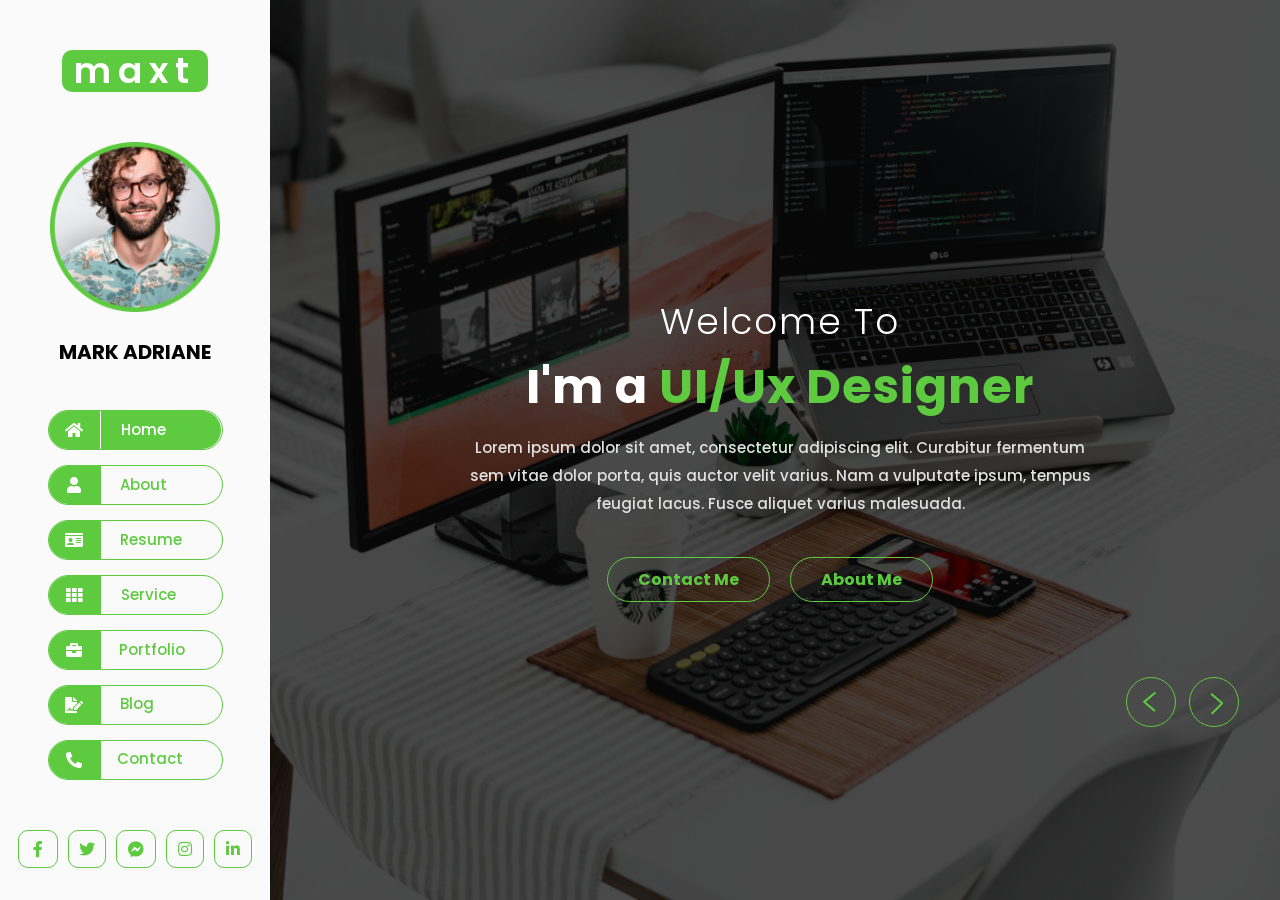
<file: index.html>
<!DOCTYPE html>
 <html lang="en">

 <head>
     <meta name="viewport" content="width=device-width, initial-scale=1, shrink-to-fit=no">
     <meta http-equiv="Content-Type" content="text/html; charset=utf-8">
     <!--====== USEFULL META ======-->
     <!--[if IE]>
        <meta http-equiv="X-UA-Compatible" content="IE=edge">
    <![endif]-->
     <meta http-equiv="x-ua-compatible" content="ie=edge">
     <!--  title-->
     <title>maxt - Portfolio Template</title>
     <!--CSS-links-->
     <link rel="stylesheet" type="text/css" href="css/fontawesome-min.css">
     <link rel="stylesheet" type="text/css" href="css/bootstrap-min.css">
     <link rel="stylesheet" type="text/css" href="css/slick-slider-min.css">
     <link rel="stylesheet" type="text/css" href="css/slick-nav.css">
     <link rel="stylesheet" type="text/css" href="css/animate-min.css">
     <link rel="stylesheet" type="text/css" href="css/responsive.css">
     <link rel="stylesheet" type="text/css" href="css/theme.css">
 </head>

 <body>
     <div class="d-flex main" id="wrapper">
         <div class="mobile-menu">
             <div class="menu-right">
                 <button class="menu-triger">
                     <span class="bar"></span>
                     <span class="bar"></span>
                     <span class="bar"></span>
                 </button>
             </div>
         </div>
         <!-- Sidebar-->
         <div class="bg-navy" id="sidebar-wrapper">
             <div class="logo-topper justify-content-center">
                 <div class="logo">
                     <a href="index.html">
                         <h3>maxt</h3>
                     </a>
                 </div>
                 <figure class="logo-png">
                     <a href="index.html"><img src="image/img.png" alt="logo-png"></a>
                     <div class="person-name">
                         <h3>MARK ADRIANE</h3>
                     </div>
                 </figure>
             </div>
             <ul class="primary-menu">
                 <li>
                     <a class="menu-item" href="index.html"><span class="icon"><i class="fas fa-home"></i></span><span class="page-clr clicker one">Home</span></a>
                 </li>

                 <li>
                     <a class="menu-item" href="about.html"><span class="icon"><i class="fas fa-user"></i></span><span class="clicker two">About</span></a>
                 </li>
                 <li>
                     <a class="menu-item" href="resume.html"><span class="icon"><i class="fas fa-id-card"></i></span><span class="clicker three">Resume</span></a>
                 </li>
                 <li>
                     <a class="menu-item" href="service.html"><span class="icon"><i class="fas fa-th"></i></span><span class="clicker four">Service</span></a>
                 </li>
                 <li>
                     <a class="menu-item" href="portfolio.html"><span class="icon"><i class="fas fa-briefcase"></i></span><span class="clicker five">Portfolio</span></a>
                 </li>
                 <li>
                     <a class="menu-item" href="Blog.html"><span class="icon"><i class="fas fa-file-signature"></i></span><span class="clicker six">Blog</span></a>
                 </li>
                 <li>
                     <a class="menu-item" href="contact.html"><span class="icon"><i class="show fas fa-phone-alt"></i></span><span class="clicker seven">Contact</span></a>
                 </li>
             </ul>
             <div class="social-menu">
                 <ul class="menu-list">
                     <li>
                         <a href="#"><i class="fab fa-facebook-f"></i></a>
                     </li>
                     <li>
                         <a href="#"><i class="fab fa-twitter"></i></a>
                     </li>
                     <li>
                         <a href="#"><i class="fab fa-facebook-messenger"></i></a>
                     </li>
                     <li>
                         <a href="#"><i class="fab fa-instagram"></i></a>
                     </li>
                     <li>
                         <a href="#"><i class="fab fa-linkedin-in"></i></a>
                     </li>
                 </ul>
             </div>

         </div><!-- Page Content-->
         <div id="page-content-wrapper">
             <!--header-area/end-->
             <header class="header-area">
                 <div class="container">
                     <div class="row">
                         <div class="col-lg-12">
                             <div class="menu-right d-flex"></div>
                             <div class="header-slider">
                                 <div class="header-contents justify-content-center text-center">
                                     <div class="big-h3 wow animate__fadeInUp" data-wow-delay="0.6s">
                                         <h3>Welcome To</h3>
                                     </div>
                                     <div class="big-h1 wow animate__fadeInUp" data-wow-delay="0.9s">
                                         <h1><span class="text-white">I'm a</span> UI/Ux Designer</h1>
                                     </div>
                                     <p class=" wow animate__fadeInUp" data-wow-delay="1.2s">Lorem ipsum dolor sit amet, consectetur adipiscing elit. Curabitur fermentum<br>
                                         sem vitae dolor porta, quis auctor velit varius. Nam a vulputate ipsum, tempus<br>
                                         feugiat lacus. Fusce aliquet varius malesuada.</p>
                                     <div class="header-bttns d-flex">
                                         <div class="download-bttn wow animate__fadeInUp" data-wow-delay="1.6s">
                                             <a href="#" class="button-two">Contact Me</a>
                                         </div>
                                         <div class="download-bttn wow animate__fadeInUp" data-wow-delay="2.0s">
                                             <a href="#" class="button-two">About Me</a>
                                         </div>
                                     </div>
                                 </div>
                                 <div class="header-contents justify-content-center text-center">
                                     <div class="big-h3">
                                         <h3>Welcome To</h3>
                                     </div>
                                     <div class="big-h1">
                                         <h1><span class="text-white">I'm</span> UI/Ux Designer</h1>
                                     </div>
                                     <p>Lorem ipsum dolor sit amet, consectetur adipiscing elit. Curabitur fermentum<br>
                                         sem vitae dolor porta, quis auctor velit varius. Nam a vulputate ipsum, tempus<br>
                                         feugiat lacus. Fusce aliquet varius malesuada.</p>
                                     <div class="header-bttns d-flex">
                                         <div class="download-bttn">
                                             <a href="#" class="button-two">Contact Me</a>
                                         </div>
                                         <div class="download-bttn">
                                             <a href="#" class="button-two">About Me</a>
                                         </div>
                                     </div>
                                 </div>
                                 <div class="header-contents justify-content-center text-center">
                                     <div class="big-h3">
                                         <h3>Welcome To</h3>
                                     </div>
                                     <div class="big-h1">
                                         <h1><span class="text-white">I'm</span> UI/Ux Designer</h1>
                                     </div>
                                     <p>Lorem ipsum dolor sit amet, consectetur adipiscing elit. Curabitur fermentum<br>
                                         sem vitae dolor porta, quis auctor velit varius. Nam a vulputate ipsum, tempus<br>
                                         feugiat lacus. Fusce aliquet varius malesuada.</p>
                                     <div class="header-bttns d-flex">
                                         <div class="download-bttn">
                                             <a href="#" class="button-two">Contact Me</a>
                                         </div>
                                         <div class="download-bttn">
                                             <a href="#" class="button-two">About Me</a>
                                         </div>
                                     </div>
                                 </div>
                             </div>
                         </div>
                     </div>
                 </div>
             </header>
         </div>
     </div>
     <!-- main-JS-file-->
     <script src="js/jquery-1.11.0-min.js"></script>
     <!-- Core theme JS-->
     <script src="js/vendor/modernizr.js"></script>
     <script src="js/slick-nav.js"></script>
     <script src="js/slick-slider-min.js"></script>
     <script src="js/jquery-counterup-min.js"></script>
     <script src="js/waypoints-min.js"></script>
     <script src="js/wow-min.js"></script>
     <script src="js/main.js"></script>
 </body>

 </html>
</file>
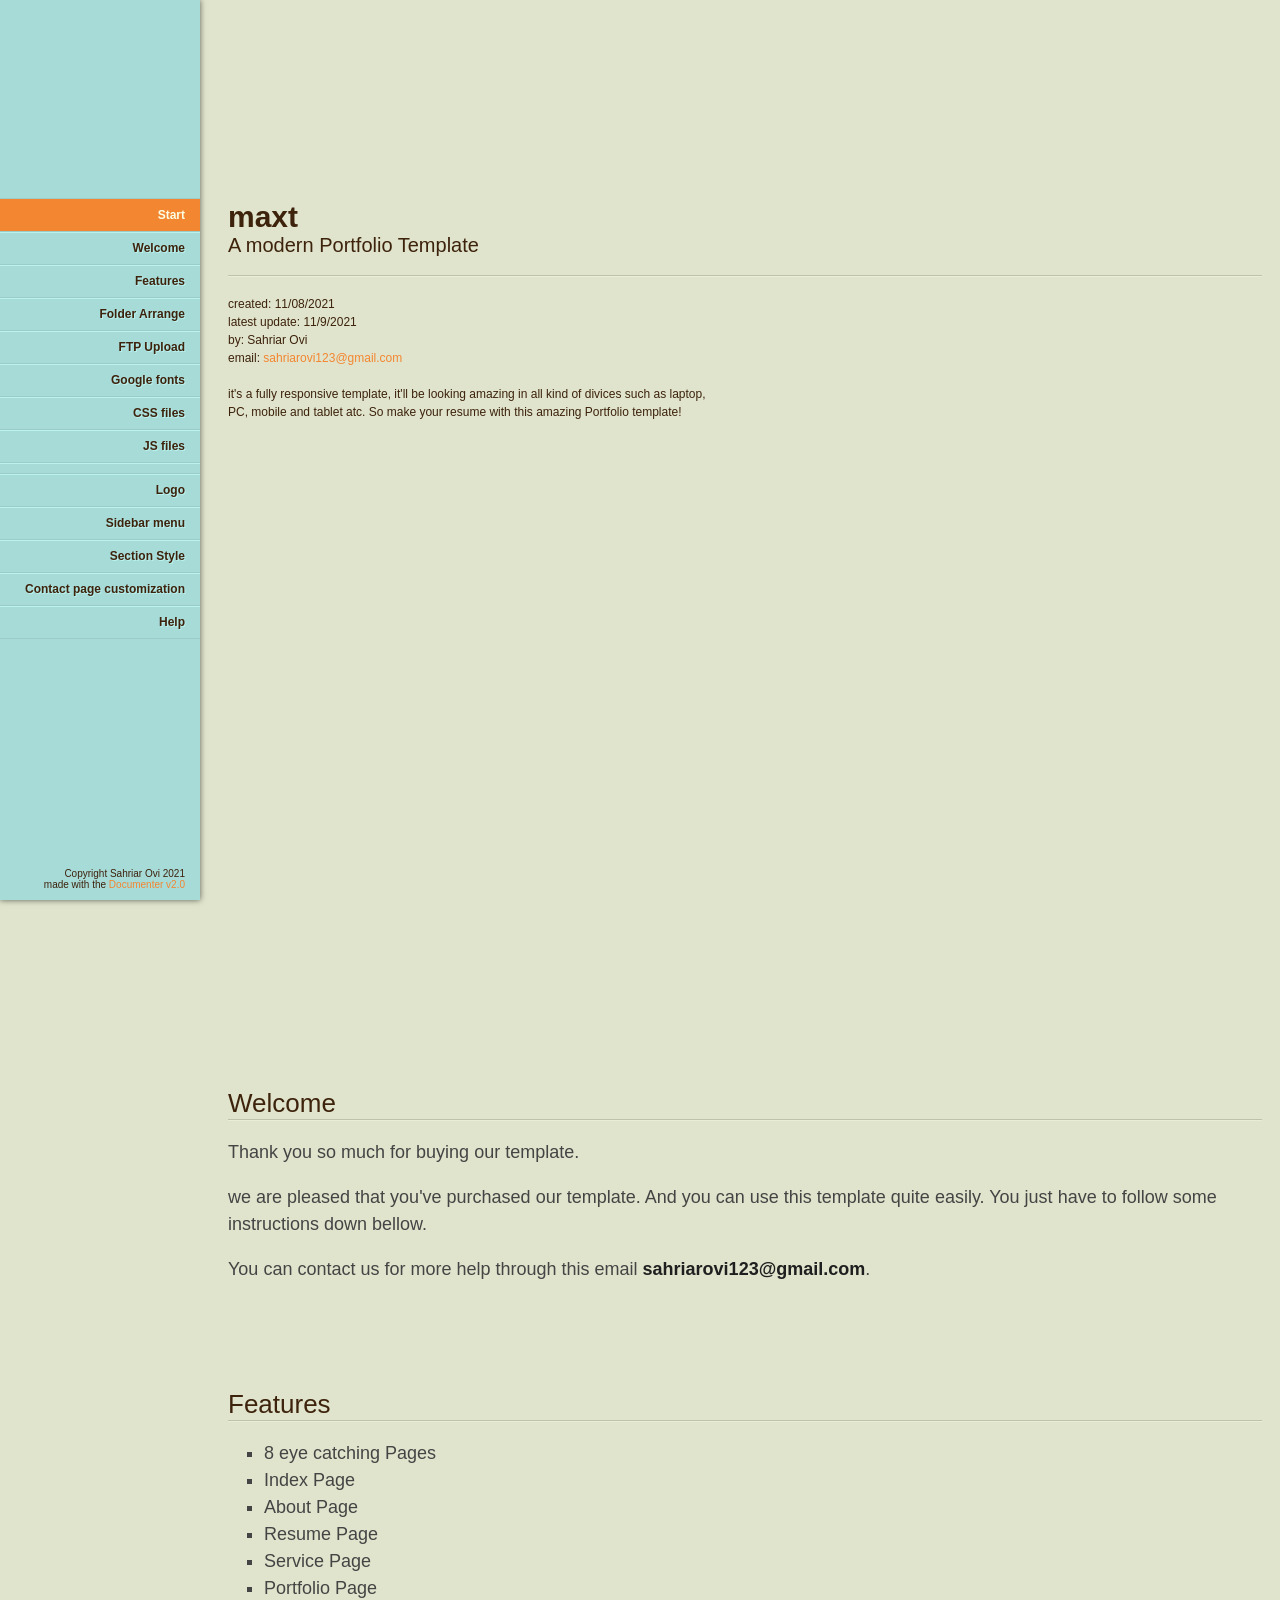
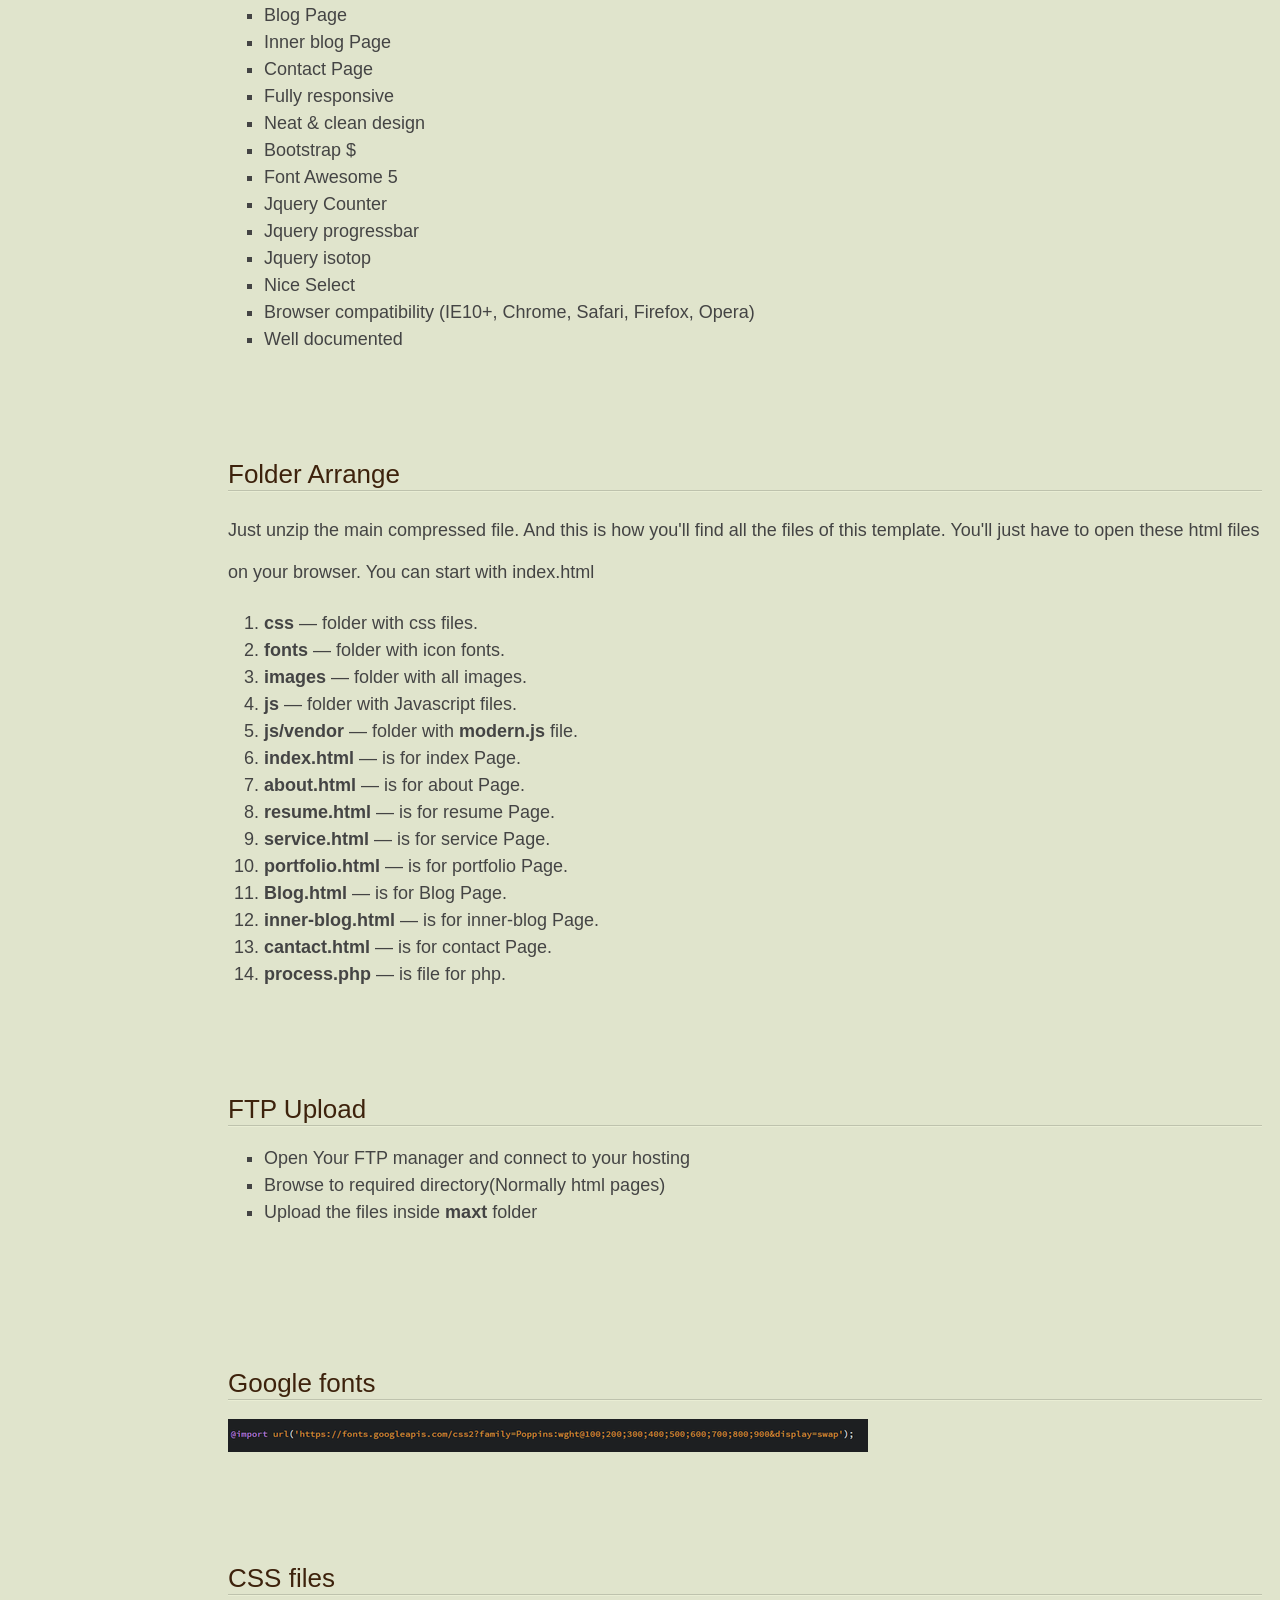
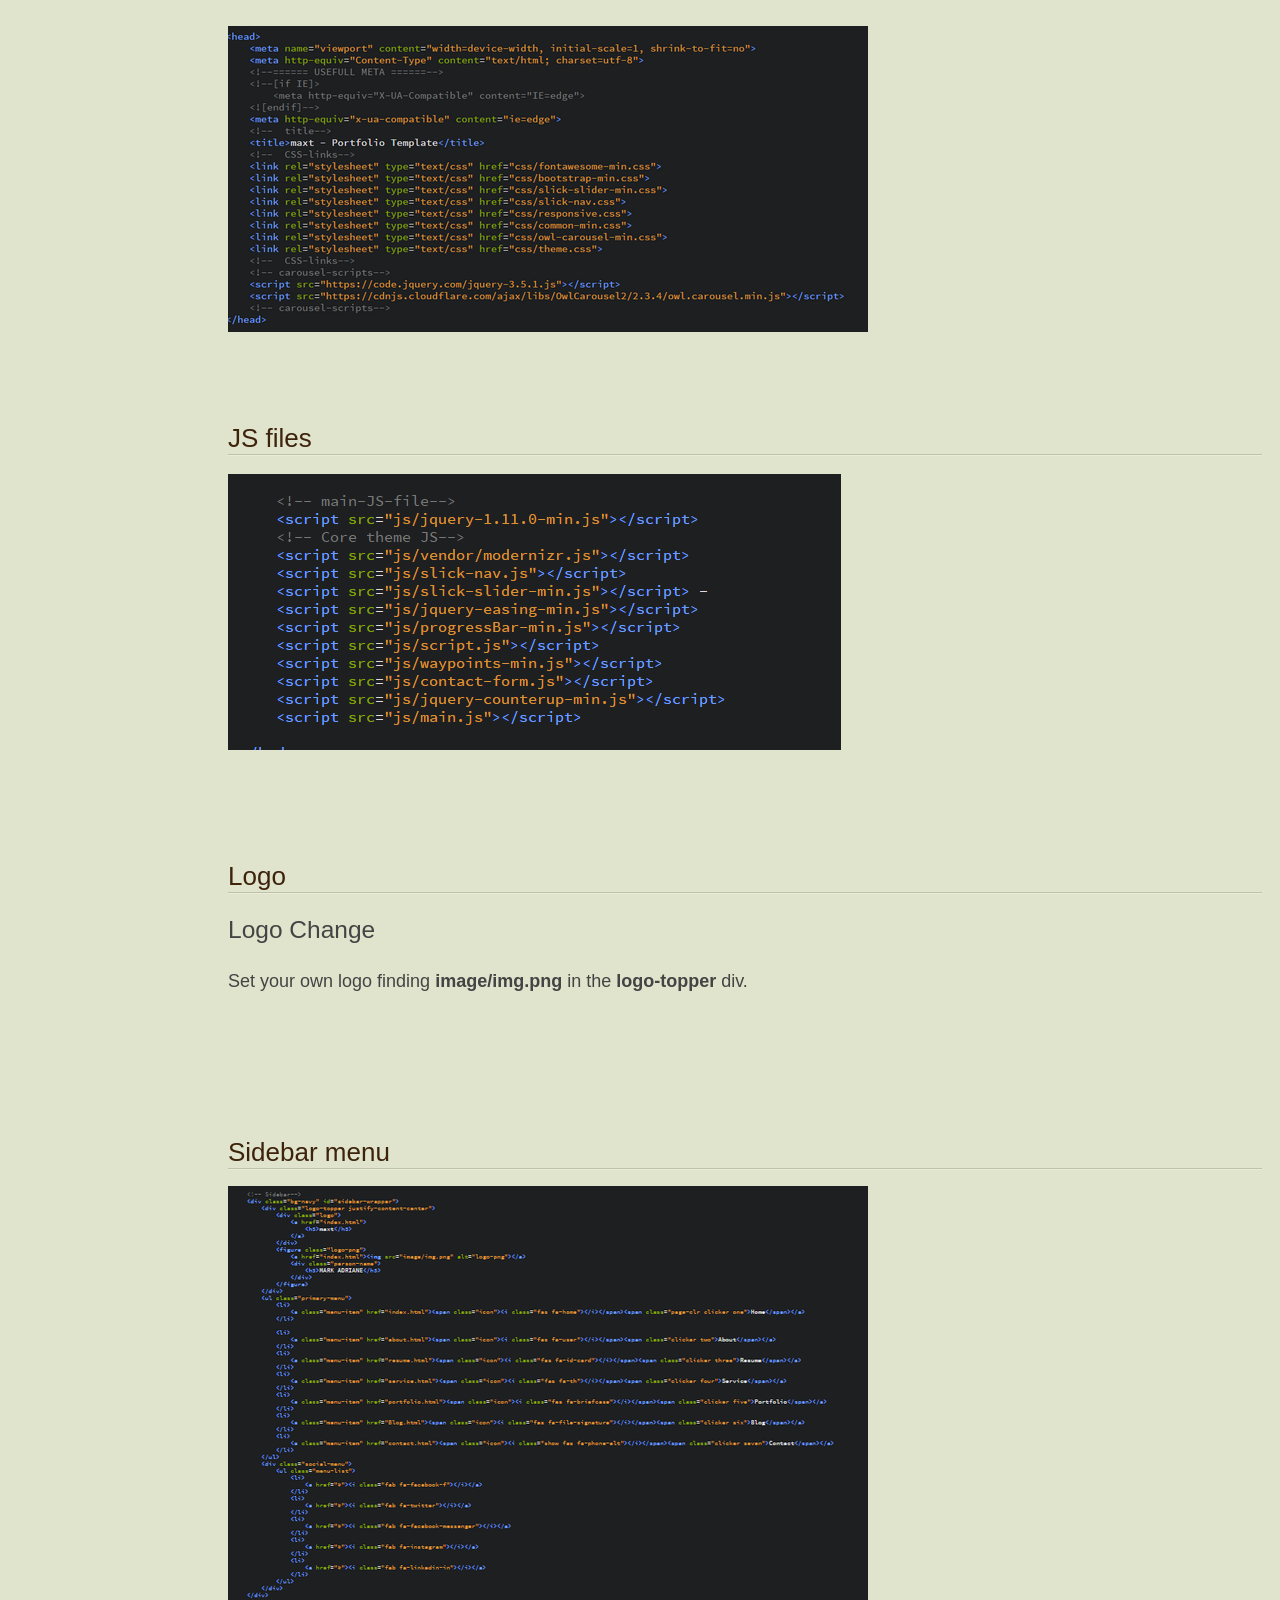
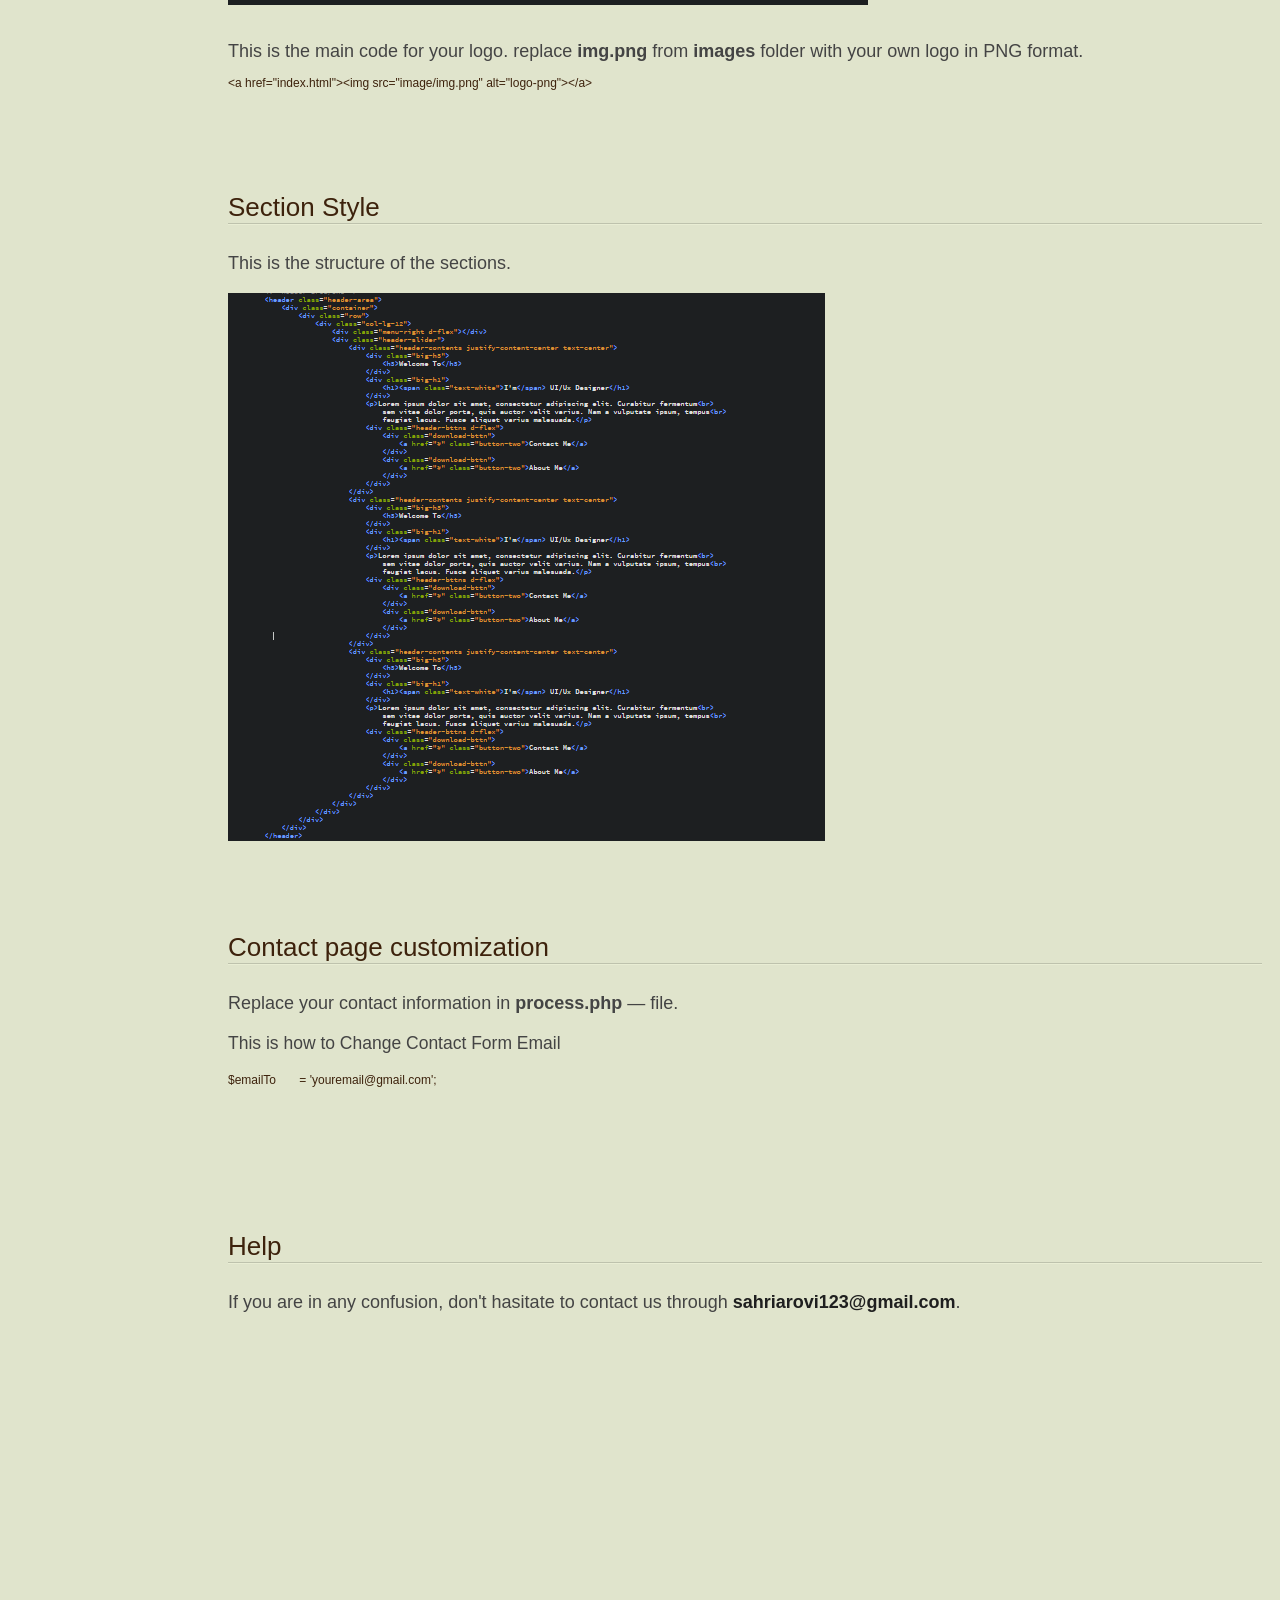
<file: documentation/index.html>
<!doctype html>
<!--[if IE 6 ]><html lang="en-us" class="ie6"> <![endif]-->
<!--[if IE 7 ]><html lang="en-us" class="ie7"> <![endif]-->
<!--[if IE 8 ]><html lang="en-us" class="ie8"> <![endif]-->
<!--[if (gt IE 7)|!(IE)]><!-->
<html lang="en-us"><!--<![endif]-->
<head>
	<meta charset="utf-8">

	<title>maxt - A modern Portfolio Template</title>

	<meta name="description" content="its a Modern Portfolio HTML Template which you can use as a resume or portfolio for your job and many more. This is a modern eye cathing template with responsive sliders, counturup and progress bar etc. It will be perfect for your resume or portfolio.

 it's a fully responsive template, it'll be looking amazing in all kind of divices such as laptop, PC, mobile and tablet atc.

   So make your resume with this amazing Portfolio template!">
	<meta name="author" content="Sahriar Ovi ">
	<meta name="copyright" content="Sahriar Ovi ">
	<meta name="generator" content="Documenter v2.0 https://evp.to/documenter">
	<meta name="date" content="2021-11-09T00:00:00+01:00">

	<link rel="stylesheet" href="assets/css/documenter_style.css" media="all">
	
	
	
	<script src="assets/js/jquery.js"></script>
	
	<script src="assets/js/jquery.scrollTo.js"></script>
	<script src="assets/js/jquery.easing.js"></script>

	<script>document.createElement('section');var duration='526',easing='swing';</script>
	<script src="assets/js/script.js"></script>

	<style>
		html{background-color:#E0E4CC;color:#3D220C;}
		::-moz-selection{background:#F38630;color:#FBFFE4;}
		::selection{background:#F38630;color:#FBFFE4;}
		#documenter_sidebar #documenter_logo{background-image:url();}
		a{color:#F38630;}
		.btn {
			border-radius:3px;
		}
		.btn-primary {
			  background-image: -moz-linear-gradient(top, #B9F2EF, #9CCCC9);
			  background-image: -ms-linear-gradient(top, #B9F2EF, #9CCCC9);
			  background-image: -webkit-gradient(linear, 0 0, 0 B9F2EF%, from(#A7DBD8), to(#9CCCC9));
			  background-image: -webkit-linear-gradient(top, #B9F2EF, #9CCCC9);
			  background-image: -o-linear-gradient(top, #B9F2EF, #9CCCC9);
			  background-image: linear-gradient(top, #B9F2EF, #9CCCC9);
			  filter: progid:DXImageTransform.Microsoft.gradient(startColorstr='#B9F2EF', endColorstr='#9CCCC9', GradientType=0);
			  border-color: #9CCCC9 #9CCCC9 #bfbfbf;
			  color:#3D220C;
		}
		.btn-primary:hover,
		.btn-primary:active,
		.btn-primary.active,
		.btn-primary.disabled,
		.btn-primary[disabled] {
		  border-color: #B9F2EF #B9F2EF #bfbfbf;
		  background-color: #9CCCC9;
		}
		hr{border-top:1px solid #BEC2AD;border-bottom:1px solid #E9EDD4;}
		#documenter_sidebar, #documenter_sidebar ul a{background-color:#A7DBD8;color:#3D220C;}
		#documenter_sidebar ul a{-webkit-text-shadow:1px 1px 0px #B9F2EF;-moz-text-shadow:1px 1px 0px #B9F2EF;text-shadow:1px 1px 0px #B9F2EF;}
		#documenter_sidebar ul{border-top:1px solid #9CCCC9;}
		#documenter_sidebar ul a{border-top:1px solid #B9F2EF;border-bottom:1px solid #9CCCC9;color:#3D220C;}
		#documenter_sidebar ul a:hover{background:#F38630;color:#FBFFE4;border-top:1px solid #F38630;}
		#documenter_sidebar ul a.current{background:#F38630;color:#FBFFE4;border-top:1px solid #F38630;}
		#documenter_copyright{display:block !important;visibility:visible !important;}
	</style>

</head>
<body class="documenter-project-maxt">
	<div id="documenter_sidebar">
		<a href="#documenter_cover" id="documenter_logo"></a>
		<ul id="documenter_nav">
			<li><a class="current" href="#documenter_cover">Start</a></li>
				
			<li><a href="#welcome" title="Welcome">Welcome</a></li>
			<li><a href="#features" title="Features">Features</a></li>
			<li><a href="#folder_arrange" title="Folder Arrange">Folder Arrange</a></li>
			<li><a href="#ftp_upload" title="FTP Upload">FTP Upload</a></li>
			<li><a href="#google_fonts" title="Google fonts">Google fonts</a></li>
			<li><a href="#css_files" title="CSS files">CSS files</a></li>
			<li><a href="#js_files" title="JS files">JS files</a>
				<ul>
					<li><a href="#js_files_img_alt""_src"https_iibbco_vh2rjzm_screenshot_2png"_style"color_rgb_34,_34,_34_font_family_arial,_verdana,_sans_serif_font_size_12px""></a>
				</ul>
			</li>
			<li><a href="#logo" title="Logo">Logo</a></li>
			<li><a href="#sidebar_menu" title="Sidebar menu">Sidebar menu</a></li>
			<li><a href="#section_style" title="Section Style">Section Style</a></li>
			<li><a href="#contact_page_customization" title="Contact page customization">Contact page customization</a></li>
			<li><a href="#help" title="Help">Help</a></li>

		</ul>
		<div id="documenter_copyright">Copyright Sahriar Ovi  2021<br>
		made with the <a href="https://evp.to/documenter">Documenter v2.0</a>
		</div>
	</div>
	<div id="documenter_content">
	<section id="documenter_cover">
	<h1>maxt</h1>
	<h2>A modern Portfolio Template</h2>
	<div id="documenter_buttons">
		
	</div>
	<hr>
	<ul>
	<li>created: 11/08/2021</li>
	<li>latest update: 11/9/2021</li>
	<li>by: Sahriar Ovi </li>
	
	<li>email: <a href="mailto:&#115;&#97;&#104;&#114;&#105;&#97;&#114;&#111;&#118;&#105;&#49;&#50;&#51;&#64;&#103;&#109;&#97;&#105;&#108;&#46;&#99;&#111;&#109;">&#115;&#97;&#104;&#114;&#105;&#97;&#114;&#111;&#118;&#105;&#49;&#50;&#51;&#64;&#103;&#109;&#97;&#105;&#108;&#46;&#99;&#111;&#109;</a></li>
	</ul>
	<p> it's a fully responsive template, it'll be looking amazing in all kind of divices such as laptop, PC, mobile and tablet atc.

        So make your resume with this amazing Portfolio template!</p>
	</section>

	<section id="welcome">
	<div class="page-header"><h3>Welcome</h3><hr class="notop"></div>
<p style="color: rgb(68, 68, 68); font-family: Raleway, Helvetica, Arial, &quot;Lucida Grande&quot;, sans-serif; font-size: 18px;">
	Thank you so much for buying our template.</p>
<p style="color: rgb(68, 68, 68); font-family: Raleway, Helvetica, Arial, &quot;Lucida Grande&quot;, sans-serif; font-size: 18px;">
	we are pleased that you&#39;ve purchased our template. And you can use this template quite easily. You just have to follow some instructions down bellow.&nbsp;</p>
<p style="color: rgb(68, 68, 68); font-family: Raleway, Helvetica, Arial, &quot;Lucida Grande&quot;, sans-serif; font-size: 18px;">
	You can contact us for more help through this email&nbsp;<a href="mailto:&#112;&#105;&#120;&#101;&#108;&#116;&#104;&#101;&#109;&#101;&#57;&#54;&#64;&#103;&#109;&#97;&#105;&#108;&#46;&#99;&#111;&#109;" style="transition: all 150ms ease 0s; text-decoration-line: none; color: rgb(31, 31, 31);"><b>&#115;&#97;&#104;&#114;&#105;&#97;&#114;&#111;&#118;&#105;&#49;&#50;&#51;&#64;&#103;&#109;&#97;&#105;&#108;&#46;&#99;&#111;&#109;</b></a>.</p>
</section>
<section id="features">
	<div class="page-header"><h3>Features</h3><hr class="notop"></div>
<ul style="color: rgb(68, 68, 68); font-family: Raleway, Helvetica, Arial, &quot;Lucida Grande&quot;, sans-serif; font-size: 18px;">
	<li>
		8 eye catching Pages</li>
	<li>
		Index&nbsp;Page</li>
	<li>
		About Page</li>
	<li>
		Resume Page</li>
	<li>
		Service Page</li>
	<li>
		Portfolio Page</li>
	<li>
		Blog Page</li>
	<li>
		Inner blog Page</li>
	<li>
		Contact Page</li>
	<li>
		Fully responsive</li>
	<li>
		Neat &amp; clean design</li>
	<li>
		Bootstrap $</li>
	<li>
		Font Awesome 5</li>
	<li>
		Jquery Counter</li>
	<li>
		Jquery progressbar</li>
	<li>
		Jquery isotop</li>
	<li>
		Nice Select</li>
	<li>
		Browser compatibility (IE10+, Chrome, Safari, Firefox, Opera)</li>
	<li>
		Well documented</li>
</ul>
</section>
<section id="folder_arrange">
	<div class="page-header"><h3>Folder Arrange</h3><hr class="notop"></div>
<p id="folder" style="font-family: Raleway, Helvetica, Arial, &quot;Lucida Grande&quot;, sans-serif; font-size: 24.5px; margin: 10px 0px; line-height: 40px; color: rgb(68, 68, 68); text-rendering: optimizelegibility;">
	<span style="font-size: 18px;">Just unzip the main compressed file. And this is how you&#39;ll find all the files of this template. You&#39;ll just have to open these html files on your browser. You can start with index.html&nbsp;</span></p>
<ol style="color: rgb(68, 68, 68); font-family: Raleway, Helvetica, Arial, &quot;Lucida Grande&quot;, sans-serif; font-size: 18px;">
	<li>
		<b>css</b>&nbsp;&mdash; folder with css files.</li>
	<li>
		<b>fonts</b>&nbsp;&mdash; folder with icon fonts.</li>
	<li>
		<b>images</b>&nbsp;&mdash; folder with all images.</li>
	<li>
		<b>js</b>&nbsp;&mdash; folder with Javascript files.</li>
	<li>
		<b>js/vendor</b>&nbsp;&mdash; folder with&nbsp;<b>modern.js</b>&nbsp;file.</li>
	<li>
		<b>index.html&nbsp;</b>&mdash;&nbsp;is for index Page.</li>
	<li>
		<b>about.html&nbsp;</b>&mdash;&nbsp;is for about Page.</li>
	<li>
		<b>resume.html&nbsp;</b>&mdash;&nbsp;is for resume Page.</li>
	<li>
		<b>service.html&nbsp;</b>&mdash;&nbsp;is for service<b>&nbsp;</b>Page.</li>
	<li>
		<b>portfolio.html&nbsp;</b>&mdash;&nbsp;is for portfolio Page.</li>
	<li>
		<b>Blog.html&nbsp;</b>&mdash;&nbsp;is for Blog Page.</li>
	<li>
		<b>inner-blog.html&nbsp;</b>&mdash;&nbsp;is for inner-blog&nbsp;Page.</li>
	<li>
		<b>cantact.html&nbsp;</b>&mdash;&nbsp;is for contact Page.</li>
	<li>
		<b>process.php&nbsp;</b>&mdash; is&nbsp;file for php.</li>
</ol>
</section>
<section id="ftp_upload">
	<div class="page-header"><h3>FTP Upload</h3><hr class="notop"></div>
<ul style="color: rgb(68, 68, 68); font-family: Raleway, Helvetica, Arial, &quot;Lucida Grande&quot;, sans-serif; font-size: 18px;">
	<li>
		Open Your FTP manager and connect to your hosting</li>
	<li>
		Browse to required directory(Normally html pages)</li>
	<li>
		Upload the files inside&nbsp;<b>maxt</b>&nbsp;folder</li>
</ul>
<p>
	&nbsp;</p>
</section>
<section id="google_fonts">
	<div class="page-header"><h3>Google fonts</h3><hr class="notop"></div>
<p>
	<img alt="" src="assets/images/image_1.png" style="width: 640px; height: 33px;"></p>
</section>
<section id="css_files">
	<div class="page-header"><h3>CSS files</h3><hr class="notop"></div>
<div>
	&nbsp;</div>
<div>
	<img alt="" src="assets/images/image_3.png"  ></div>
</section>
<section id="js_files">
	<div class="page-header"><h3>JS files</h3><hr class="notop"></div>
<h4 id="js_files_img_alt""_src"https_iibbco_vh2rjzm_screenshot_2png"_style"color_rgb_34,_34,_34_font_family_arial,_verdana,_sans_serif_font_size_12px""><img alt="" src="assets/images/image_4.png" style="color: rgb(34, 34, 34); font-family: Arial, Verdana, sans-serif; font-size: 12px;"></h4>
</section>
<section id="logo">
	<div class="page-header"><h3>Logo</h3><hr class="notop"></div>
<h3 id="upload" style="font-family: Raleway, Helvetica, Arial, &quot;Lucida Grande&quot;, sans-serif; font-size: 24.5px; margin: 10px 0px; line-height: 40px; color: rgb(68, 68, 68); text-rendering: optimizelegibility;">
	Logo Change</h3>
<p style="color: rgb(68, 68, 68); font-family: Raleway, Helvetica, Arial, &quot;Lucida Grande&quot;, sans-serif; font-size: 18px;">
	Set your own logo finding&nbsp;<b>image/img.png</b>&nbsp;in the&nbsp;<b>logo-topper&nbsp;</b>div.</p>
<p>
	&nbsp;</p>
</section>
<section id="sidebar_menu">
	<div class="page-header"><h3>Sidebar menu</h3><hr class="notop"></div>
<h3 id="menubar" style="font-family: Raleway, Helvetica, Arial, &quot;Lucida Grande&quot;, sans-serif; font-size: 24.5px; margin: 10px 0px; line-height: 40px; color: rgb(68, 68, 68); text-rendering: optimizelegibility;">
	<img alt="" src="assets/images/image_2.png"></h3>
<div>
	&nbsp;</div>
<div>
	<span style="color: rgb(68, 68, 68); font-family: Raleway, Helvetica, Arial, &quot;Lucida Grande&quot;, sans-serif; font-size: 18px;">This is the main code for your logo. replace&nbsp;</span><b style="color: rgb(68, 68, 68); font-family: Raleway, Helvetica, Arial, &quot;Lucida Grande&quot;, sans-serif; font-size: 18px;">img.png</b><span style="color: rgb(68, 68, 68); font-family: Raleway, Helvetica, Arial, &quot;Lucida Grande&quot;, sans-serif; font-size: 18px;">&nbsp;from&nbsp;</span><b style="color: rgb(68, 68, 68); font-family: Raleway, Helvetica, Arial, &quot;Lucida Grande&quot;, sans-serif; font-size: 18px;">images</b><span style="color: rgb(68, 68, 68); font-family: Raleway, Helvetica, Arial, &quot;Lucida Grande&quot;, sans-serif; font-size: 18px;">&nbsp;folder with your own logo in PNG format.</span></div>
<div>
	&nbsp;</div>
<div>
	&lt;a href=&quot;index.html&quot;&gt;&lt;img src=&quot;image/img.png&quot; alt=&quot;logo-png&quot;&gt;&lt;/a&gt;</div>
<div>
	&nbsp;</div>
</section>
<section id="section_style">
	<div class="page-header"><h3>Section Style</h3><hr class="notop"></div>
<p id="section" style="font-family: Raleway, Helvetica, Arial, &quot;Lucida Grande&quot;, sans-serif; font-size: 24.5px; margin: 10px 0px; line-height: 40px; color: rgb(68, 68, 68); text-rendering: optimizelegibility;">
	<span style="font-size: 18px;">This is the structure of the sections.</span></p>
<div>
	<img alt="" src="assets/images/image_5.png"></div>
</section>
<section id="contact_page_customization">
	<div class="page-header"><h3>Contact page customization</h3><hr class="notop"></div>
<p id="contact" style="font-family: Raleway, Helvetica, Arial, &quot;Lucida Grande&quot;, sans-serif; font-size: 24.5px; margin: 10px 0px; line-height: 40px; color: rgb(68, 68, 68); text-rendering: optimizelegibility;">
	<span style="font-size: 18px;">Replace your contact information in&nbsp;</span><b style="font-size: 18px;">process.php&nbsp;</b><span style="font-size: 18px;">&mdash; file.</span></p>
<h2 id="contact-form" style="font-family: Raleway, Helvetica, Arial, &quot;Lucida Grande&quot;, sans-serif; font-size: 17.5px; margin: 10px 0px; line-height: 20px; color: rgb(68, 68, 68); text-rendering: optimizelegibility;">
	This is how to Change Contact Form Email</h2>
<p>
	$emailTo&nbsp; &nbsp; &nbsp; &nbsp;= &#39;&#121;&#111;&#117;&#114;&#101;&#109;&#97;&#105;&#108;&#64;&#103;&#109;&#97;&#105;&#108;&#46;&#99;&#111;&#109;&#39;;</p>
<p>
	&nbsp;</p>
</section>
<section id="help">
	<div class="page-header"><h3>Help</h3><hr class="notop"></div>
<p style="font-family: Raleway, Helvetica, Arial, &quot;Lucida Grande&quot;, sans-serif; font-size: 24.5px; margin: 10px 0px; line-height: 40px; color: rgb(68, 68, 68); text-rendering: optimizelegibility;">
	<span style="font-size: 18px;">If you are in any confusion, don&#39;t hasitate to contact us through&nbsp;</span><a href="mailto:&#112;&#105;&#120;&#101;&#108;&#116;&#104;&#101;&#109;&#101;&#57;&#54;&#64;&#103;&#109;&#97;&#105;&#108;&#46;&#99;&#111;&#109;" style="font-size: 18px; transition: all 150ms ease 0s; text-decoration-line: none; color: rgb(31, 31, 31);"><b>&#115;&#97;&#104;&#114;&#105;&#97;&#114;&#111;&#118;&#105;&#49;&#50;&#51;&#64;&#103;&#109;&#97;&#105;&#108;&#46;&#99;&#111;&#109;</b></a><span style="font-size: 18px;">.</span></p>
</section>

	</div>
</body>
</html>
</file>
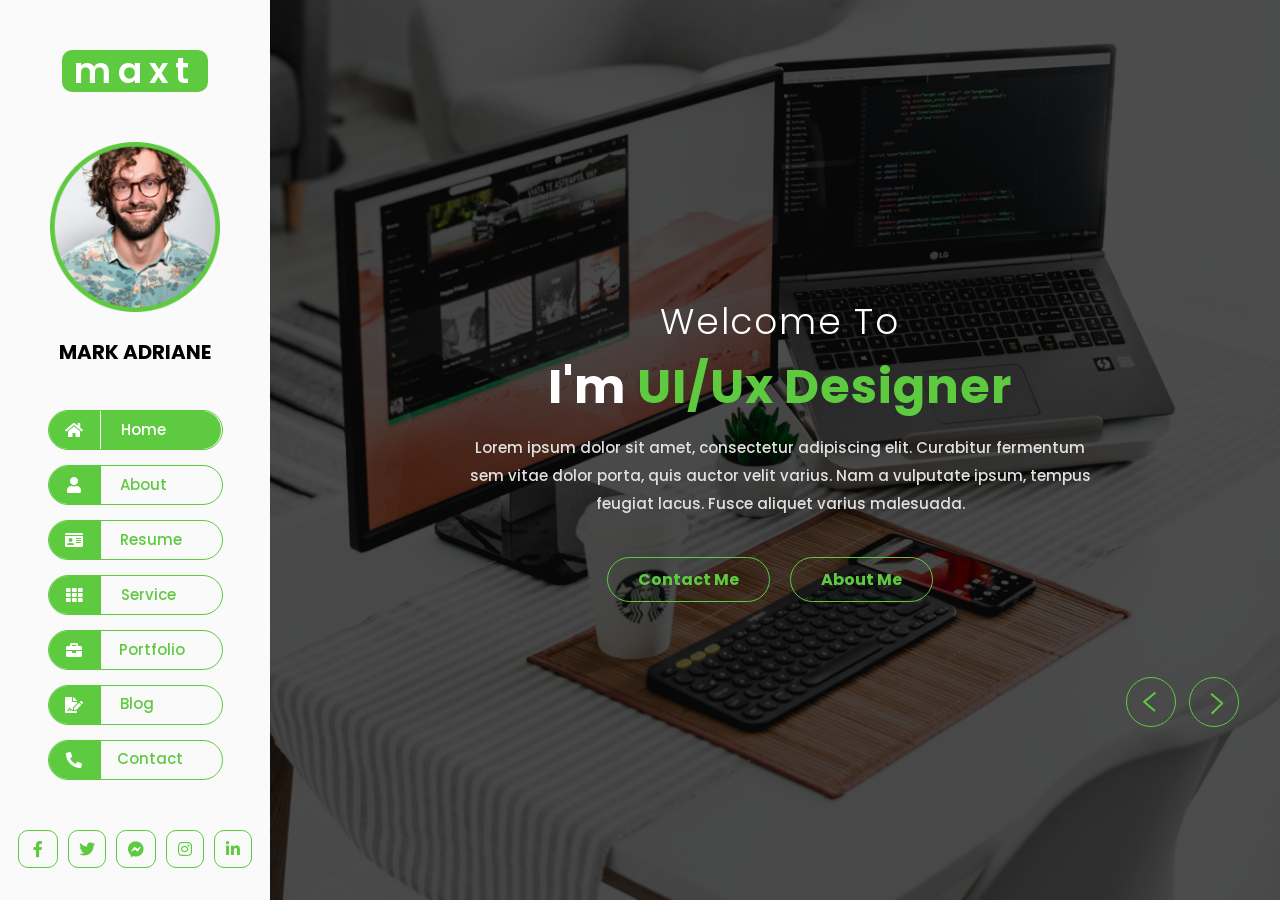
<file: maxt/index.html>
<!DOCTYPE html>
 <html lang="en">

 <head>
     <meta name="viewport" content="width=device-width, initial-scale=1, shrink-to-fit=no">
     <meta http-equiv="Content-Type" content="text/html; charset=utf-8">
     <!--====== USEFULL META ======-->
     <!--[if IE]>
        <meta http-equiv="X-UA-Compatible" content="IE=edge">
    <![endif]-->
     <meta http-equiv="x-ua-compatible" content="ie=edge">
     <!--  title-->
     <title>maxt - Portfolio Template</title>
     <!--CSS-links-->
     <link rel="stylesheet" type="text/css" href="css/fontawesome-min.css">
     <link rel="stylesheet" type="text/css" href="css/bootstrap-min.css">
     <link rel="stylesheet" type="text/css" href="css/slick-slider-min.css">
     <link rel="stylesheet" type="text/css" href="css/slick-nav.css">
     <link rel="stylesheet" type="text/css" href="css/responsive.css">
     <link rel="stylesheet" type="text/css" href="css/theme.css">
 </head>

 <body>
     <div class="d-flex main" id="wrapper">
         <div class="mobile-menu">
             <div class="menu-right">
                 <button class="menu-triger">
                     <span class="bar"></span>
                     <span class="bar"></span>
                     <span class="bar"></span>
                 </button>
             </div>
         </div>
         <!-- Sidebar-->
         <div class="bg-navy" id="sidebar-wrapper">
             <div class="logo-topper justify-content-center">
                 <div class="logo">
                     <a href="index.html">
                         <h3>maxt</h3>
                     </a>
                 </div>
                 <figure class="logo-png">
                     <a href="index.html"><img src="image/img.png" alt="logo-png"></a>
                     <div class="person-name">
                         <h3>MARK ADRIANE</h3>
                     </div>
                 </figure>
             </div>
             <ul class="primary-menu">
                 <li>
                     <a class="menu-item" href="index.html"><span class="icon"><i class="fas fa-home"></i></span><span class="page-clr clicker one">Home</span></a>
                 </li>

                 <li>
                     <a class="menu-item" href="about.html"><span class="icon"><i class="fas fa-user"></i></span><span class="clicker two">About</span></a>
                 </li>
                 <li>
                     <a class="menu-item" href="resume.html"><span class="icon"><i class="fas fa-id-card"></i></span><span class="clicker three">Resume</span></a>
                 </li>
                 <li>
                     <a class="menu-item" href="service.html"><span class="icon"><i class="fas fa-th"></i></span><span class="clicker four">Service</span></a>
                 </li>
                 <li>
                     <a class="menu-item" href="portfolio.html"><span class="icon"><i class="fas fa-briefcase"></i></span><span class="clicker five">Portfolio</span></a>
                 </li>
                 <li>
                     <a class="menu-item" href="Blog.html"><span class="icon"><i class="fas fa-file-signature"></i></span><span class="clicker six">Blog</span></a>
                 </li>
                 <li>
                     <a class="menu-item" href="contact.html"><span class="icon"><i class="show fas fa-phone-alt"></i></span><span class="clicker seven">Contact</span></a>
                 </li>
             </ul>
             <div class="social-menu">
                 <ul class="menu-list">
                     <li>
                         <a href="#"><i class="fab fa-facebook-f"></i></a>
                     </li>
                     <li>
                         <a href="#"><i class="fab fa-twitter"></i></a>
                     </li>
                     <li>
                         <a href="#"><i class="fab fa-facebook-messenger"></i></a>
                     </li>
                     <li>
                         <a href="#"><i class="fab fa-instagram"></i></a>
                     </li>
                     <li>
                         <a href="#"><i class="fab fa-linkedin-in"></i></a>
                     </li>
                 </ul>
             </div>

         </div><!-- Page Content-->
         <div id="page-content-wrapper">
             <!--header-area/end-->
             <header class="header-area">
                 <div class="container">
                     <div class="row">
                         <div class="col-lg-12">
                             <div class="menu-right d-flex"></div>
                             <div class="header-slider">
                                 <div class="header-contents justify-content-center text-center">
                                     <div class="big-h3">
                                         <h3>Welcome To</h3>
                                     </div>
                                     <div class="big-h1">
                                         <h1><span class="text-white">I'm</span> UI/Ux Designer</h1>
                                     </div>
                                     <p>Lorem ipsum dolor sit amet, consectetur adipiscing elit. Curabitur fermentum<br>
                                         sem vitae dolor porta, quis auctor velit varius. Nam a vulputate ipsum, tempus<br>
                                         feugiat lacus. Fusce aliquet varius malesuada.</p>
                                     <div class="header-bttns d-flex">
                                         <div class="download-bttn">
                                             <a href="#" class="button-two">Contact Me</a>
                                         </div>
                                         <div class="download-bttn">
                                             <a href="#" class="button-two">About Me</a>
                                         </div>
                                     </div>
                                 </div>
                                 <div class="header-contents justify-content-center text-center">
                                     <div class="big-h3">
                                         <h3>Welcome To</h3>
                                     </div>
                                     <div class="big-h1">
                                         <h1><span class="text-white">I'm</span> UI/Ux Designer</h1>
                                     </div>
                                     <p>Lorem ipsum dolor sit amet, consectetur adipiscing elit. Curabitur fermentum<br>
                                         sem vitae dolor porta, quis auctor velit varius. Nam a vulputate ipsum, tempus<br>
                                         feugiat lacus. Fusce aliquet varius malesuada.</p>
                                     <div class="header-bttns d-flex">
                                         <div class="download-bttn">
                                             <a href="#" class="button-two">Contact Me</a>
                                         </div>
                                         <div class="download-bttn">
                                             <a href="#" class="button-two">About Me</a>
                                         </div>
                                     </div>
                                 </div>
                                 <div class="header-contents justify-content-center text-center">
                                     <div class="big-h3">
                                         <h3>Welcome To</h3>
                                     </div>
                                     <div class="big-h1">
                                         <h1><span class="text-white">I'm</span> UI/Ux Designer</h1>
                                     </div>
                                     <p>Lorem ipsum dolor sit amet, consectetur adipiscing elit. Curabitur fermentum<br>
                                         sem vitae dolor porta, quis auctor velit varius. Nam a vulputate ipsum, tempus<br>
                                         feugiat lacus. Fusce aliquet varius malesuada.</p>
                                     <div class="header-bttns d-flex">
                                         <div class="download-bttn">
                                             <a href="#" class="button-two">Contact Me</a>
                                         </div>
                                         <div class="download-bttn">
                                             <a href="#" class="button-two">About Me</a>
                                         </div>
                                     </div>
                                 </div>
                             </div>
                         </div>
                     </div>
                 </div>
             </header>
         </div>
     </div>
     <!-- main-JS-file-->
     <script src="js/jquery-1.11.0-min.js"></script>
     <!-- Core theme JS-->
     <script src="js/vendor/modernizr.js"></script>
     <script src="js/slick-nav.js"></script>
     <script src="js/slick-slider-min.js"></script>
     <script src="js/jquery-counterup-min.js"></script>
     <script src="js/waypoints-min.js"></script>
     <script src="js/main.js"></script>
 </body>

 </html>
</file>
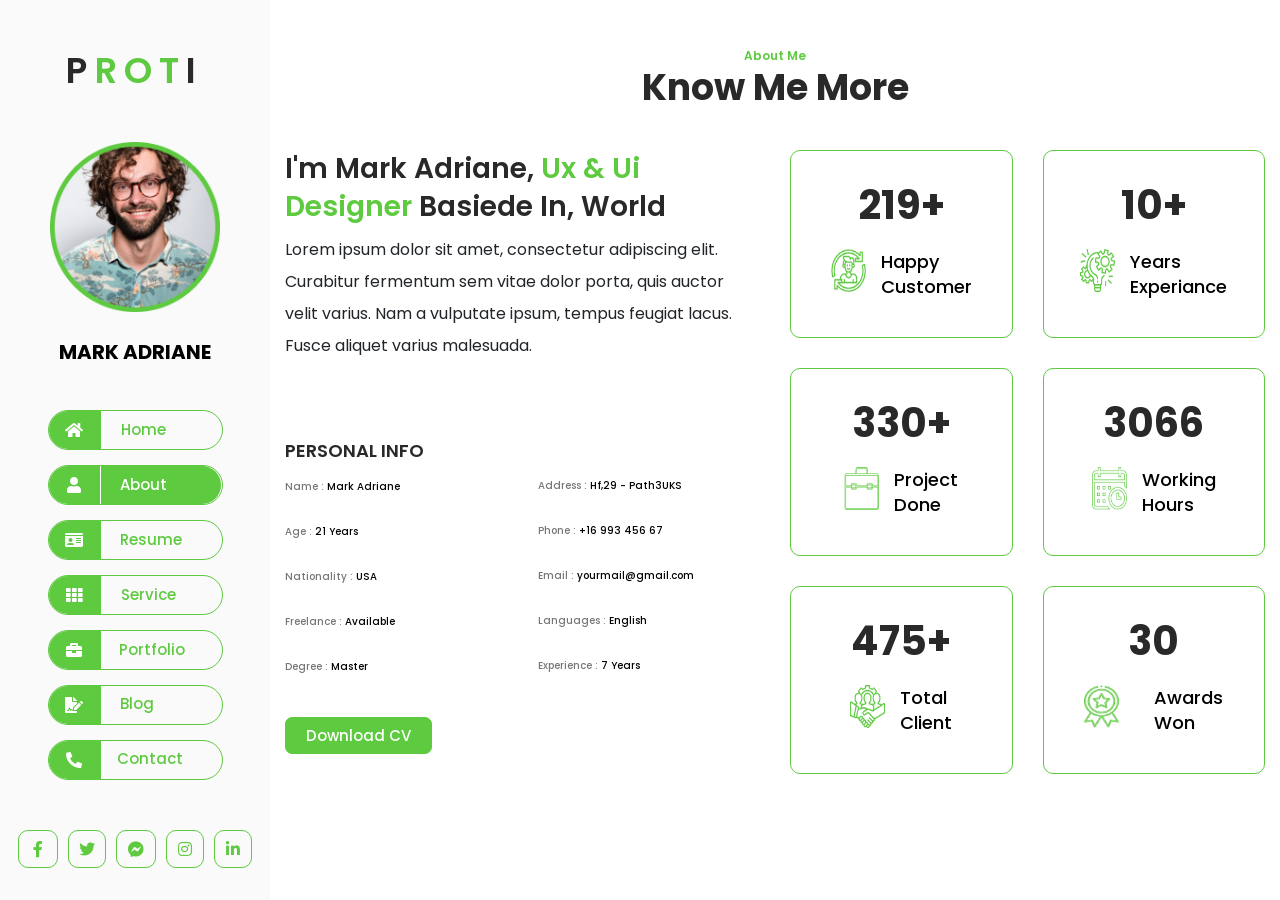
<file: about.html>
<!DOCTYPE html>
 <html lang="en">

 <head>
     <meta name="viewport" content="width=device-width, initial-scale=1, shrink-to-fit=no">
     <meta http-equiv="Content-Type" content="text/html; charset=utf-8">
     <!--====== USEFULL META ======-->
     <!--[if IE]>
        <meta http-equiv="X-UA-Compatible" content="IE=edge">
    <![endif]-->
     <meta http-equiv="x-ua-compatible" content="ie=edge">
     <title>maxt - Portfolio Template</title>
     <!-- CSS-links-->
     <link rel="stylesheet" type="text/css" href="css/fontawesome-min.css">
     <link rel="stylesheet" type="text/css" href="css/bootstrap-min.css">
     <link rel="stylesheet" type="text/css" href="css/slick-slider-min.css">
     <link rel="stylesheet" type="text/css" href="css/slick-nav.css">
     <link rel="stylesheet" type="text/css" href="css/animate-min.css">
     <link rel="stylesheet" type="text/css" href="css/responsive.css">
     <link rel="stylesheet" type="text/css" href="css/theme.css">
 </head>

 <body>
     <div class="d-flex main" id="wrapper">
         <div class="mobile-menu">
             <div class="menu-right">
                 <button class="menu-triger">
                     <span class="bar"></span>
                     <span class="bar"></span>
                     <span class="bar"></span>
                 </button>
             </div>
         </div>
         <!-- Sidebar-->
         <div class="bg-navy" id="sidebar-wrapper">
             <div class="logo-topper justify-content-center">
                 <div class="logo scnd-logo">
                     <a href="index.html">
                         <h3>P<span class="clr-logo">ROT</span>I</h3>
                     </a>
                 </div>
                 <figure class="logo-png">
                     <a href="index.html"><img src="image/img.png" alt="logo-png"></a>
                     <div class="person-name">
                         <h3>MARK ADRIANE</h3>
                     </div>
                 </figure>
             </div>
             <ul class="primary-menu">
                 <li>
                     <a class="menu-item" href="index.html"><span class="icon"><i class="fas fa-home"></i></span><span class="clicker one">Home</span></a>
                 </li>

                 <li>
                     <a class="menu-item" href="about.html"><span class="icon"><i class="fas fa-user"></i></span><span class="page-clr clicker two">About</span></a>
                 </li>
                 <li>
                     <a class="menu-item" href="resume.html"><span class="icon"><i class="fas fa-id-card"></i></span><span class="clicker three">Resume</span></a>
                 </li>
                 <li>
                     <a class="menu-item" href="service.html"><span class="icon"><i class="fas fa-th"></i></span><span class="clicker four">Service</span></a>
                 </li>
                 <li>
                     <a class="menu-item" href="portfolio.html"><span class="icon"><i class="fas fa-briefcase"></i></span><span class="clicker five">Portfolio</span></a>
                 </li>
                 <li>
                     <a class="menu-item" href="Blog.html"><span class="icon"><i class="fas fa-file-signature"></i></span><span class="clicker six">Blog</span></a>
                 </li>
                 <li>
                     <a class="menu-item" href="contact.html"><span class="icon"><i class="show fas fa-phone-alt"></i></span><span class="clicker seven">Contact</span></a>
                 </li>
             </ul>
             <div class="social-menu">
                 <ul class="menu-list">
                     <li>
                         <a href="#"><i class="fab fa-facebook-f"></i></a>
                     </li>
                     <li>
                         <a href="#"><i class="fab fa-twitter"></i></a>
                     </li>
                     <li>
                         <a href="#"><i class="fab fa-facebook-messenger"></i></a>
                     </li>
                     <li>
                         <a href="#"><i class="fab fa-instagram"></i></a>
                     </li>
                     <li>
                         <a href="#"><i class="fab fa-linkedin-in"></i></a>
                     </li>
                 </ul>
             </div>
         </div>
         <!-- Page Content-->
         <div id="page-content-wrapper">
             <!--header-area/end-->
             <section class="about-area">
                 <div class="container">
                     <div class="row justify-content-center">
                         <div class="menu-right d-flex"></div>
                         <div class="page-titles text-center">
                             <div class="title-h6 wow animate__fadeInUp" data-wow-delay="0.2s">
                                 <h6>About Me</h6>
                             </div>
                             <div class="title-h1 wow animate__fadeInUp" data-wow-delay="0.5s">
                                 <h1>Know Me More</h1>
                             </div>
                         </div>
                     </div>
                     <div class="row">
                         <div class="col-lg-6">
                             <div class="about-head">
                                 <div class="about-headline wow animate__fadeInUp" data-wow-delay="0.0s">
                                     <h1>I'm Mark Adriane, <span class="text-green">Ux &amp; Ui Designer</span> Basiede In, World</h1>
                                 </div>
                                 <p class=" wow animate__fadeInUp" data-wow-delay="0.4s">Lorem ipsum dolor sit amet, consectetur adipiscing elit. Curabitur fermentum sem vitae dolor porta, quis auctor velit varius. Nam a vulputate ipsum, tempus feugiat lacus. Fusce aliquet varius malesuada.</p>
                             </div>
                             <div class="row">
                                 <div class="col-lg-6">
                                     <div class="info-box wow animate__fadeInUp" data-wow-delay="0.8s">
                                         <div class="info-title">
                                             <h4>PERSONAL INFO</h4>
                                         </div>
                                         <ul class="info-lines">
                                             <li><span class="red-clr">Name :</span> Mark Adriane</li>
                                             <li><span class="red-clr">Age :</span> 21 Years</li>
                                             <li><span class="red-clr">Nationality :</span> USA</li>
                                             <li><span class="red-clr">Freelance :</span> Available</li>
                                             <li><span class="red-clr">Degree :</span> Master</li>
                                         </ul>
                                         <div class="download-cv-btn">
                                             <a href="#">Download CV</a>
                                         </div>
                                     </div>
                                 </div>
                                 <div class="col-lg-6">
                                     <div class="info-box top-70 wow animate__fadeInUp" data-wow-delay="1.3s">
                                         <ul class="info-lines">
                                             <li><span class="red-clr">Address :</span> Hf,29 - Path3UKS</li>
                                             <li><span class="red-clr">Phone :</span> +16 993 456 67</li>
                                             <li><span class="red-clr">Email :</span> yourmail@gmail.com</li>
                                             <li><span class="red-clr">Languages :</span> English</li>
                                             <li><span class="red-clr">Experience :</span> 7 Years</li>
                                         </ul>
                                     </div>
                                 </div>
                             </div>
                         </div>
                         <div class="col-lg-3 text-right">
                             <div class="counter-boxes wow animate__fadeInRight" data-wow-delay="0.5s">
                                 <div class="counter-box count-1">
                                     <div class="counter-number">
                                         <span class="count">248</span>+
                                     </div>
                                     <div class="icon-and-sub d-flex justify-content-center text-center">
                                         <img src="image/count-1.png" alt="count-1.png">
                                         <h5 class="counter-title">Happy<br>
                                             Customer</h5>
                                     </div>
                                 </div>
                             </div>
                             <div class="counter-boxes wow animate__fadeInRight" data-wow-delay="0.8s">
                                 <div class="counter-box count-2">
                                     <div class="counter-number">
                                         <span class="count">375</span>+
                                     </div>
                                     <div class="icon-and-sub d-flex justify-content-center text-center">
                                         <img src="image/count-3.png" alt="count-1.png">
                                         <h5 class="counter-title">Project<br>
                                             Done</h5>
                                     </div>
                                 </div>
                             </div>
                             <div class="counter-boxes wow animate__fadeInRight" data-wow-delay="1.2s">
                                 <div class="counter-box count-3">
                                     <div class="counter-number">
                                         <span class="count">540</span>+
                                     </div>
                                     <div class="icon-and-sub d-flex justify-content-center text-center">
                                         <img src="image/count-5.png" alt="count-1.png">
                                         <h5 class="counter-title">Total<br>
                                             Client</h5>
                                     </div>
                                 </div>
                             </div>
                         </div>
                         <div class="col-lg-3 text-left wow animate__fadeInRight" data-wow-delay="1.5s">
                             <div class="counter-boxes">
                                 <div class="counter-box count-4">
                                     <div class="counter-number">
                                         <span class="count">12</span>+
                                     </div>
                                     <div class="icon-and-sub d-flex justify-content-center text-center">
                                         <img src="image/count-2.png" alt="count-1.png">
                                         <h5 class="counter-title">Years<br>
                                             Experiance</h5>
                                     </div>
                                 </div>
                             </div>
                             <div class="counter-boxes wow animate__fadeInRight" data-wow-delay="1.7s">
                                 <div class="counter-box count-5">
                                     <div class="counter-number">
                                         <span class="count">3485</span>
                                     </div>
                                     <div class="icon-and-sub d-flex justify-content-center text-center">
                                         <img src="image/count-4.png" alt="count-1.png">
                                         <h5 class="counter-title">Working<br>
                                             Hours</h5>
                                     </div>
                                 </div>
                             </div>
                             <div class="counter-boxes wow animate__fadeInRight" data-wow-delay="1.9s">
                                 <div class="counter-box count-6">
                                     <div class="counter-number">
                                         <span class="count">35</span>
                                     </div>
                                     <div class="icon-and-sub d-flex justify-content-center text-center">
                                         <img src="image/count-6.png" alt="count-1.png">
                                         <h5 class="counter-title">Awards<br>
                                             Won</h5>
                                     </div>
                                 </div>
                             </div>
                         </div>
                     </div>
                 </div>
             </section>
         </div>
     </div>
     <!--main-JS-->
     <script src="js/jquery-1.11.0-min.js"></script>
     <!-- js-files-->
     <script src="js/vendor/modernizr.js"></script>
     <script src="js/slick-nav.js"></script>
     <script src="js/slick-slider-min.js"></script>
     <script src="js/waypoints-min.js"></script>
     <script src="js/wow-min.js"></script>
     <script src="js/jquery-counterup-min.js"></script>
     <script src="js/main.js"></script>
     <!-- js-files-->
 </body>

 </html>
</file>
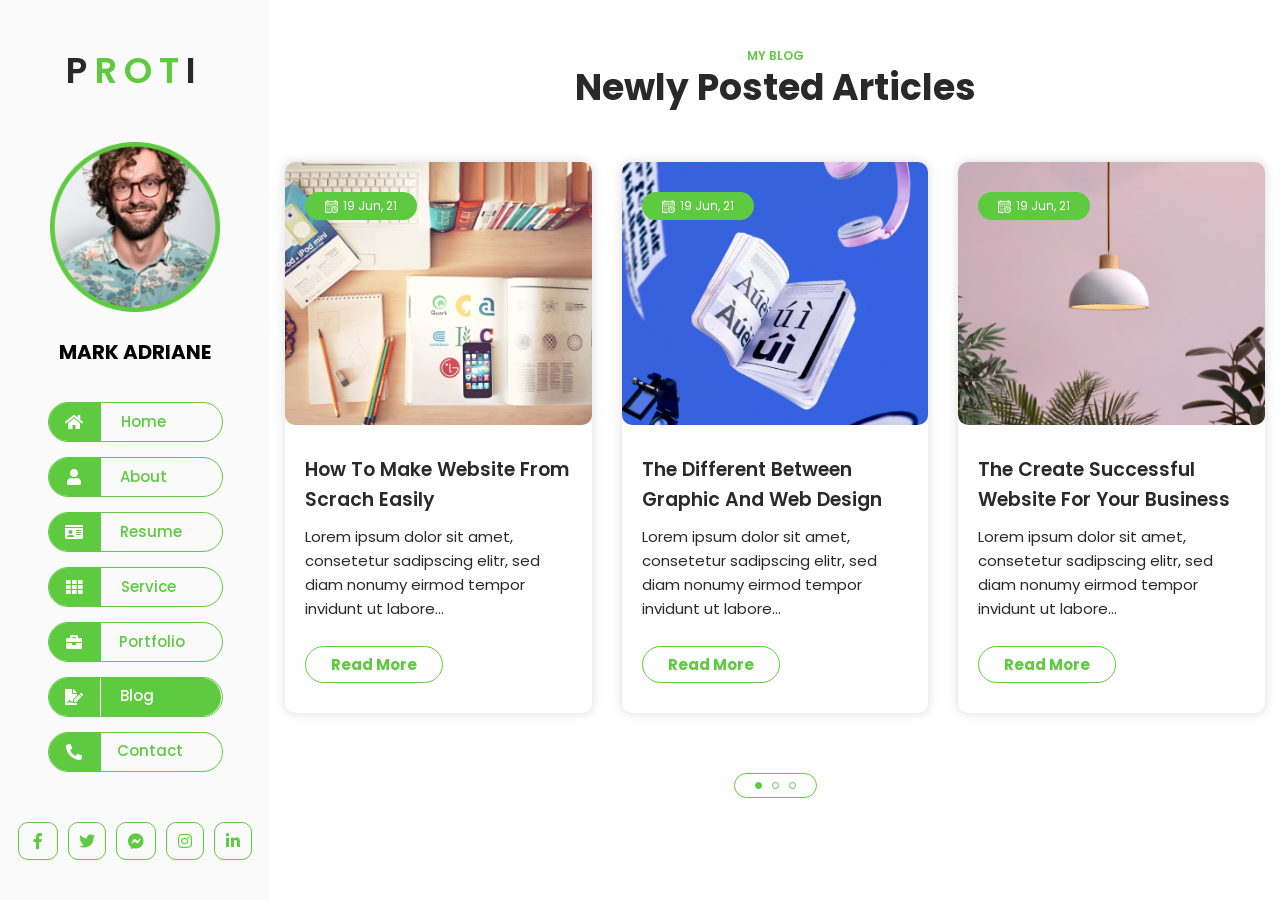
<file: Blog.html>
<!DOCTYPE html>
<html lang="en">

<head>
    <meta name="viewport" content="width=device-width, initial-scale=1, shrink-to-fit=no">
    <meta http-equiv="Content-Type" content="text/html; charset=utf-8">
    <!--====== USEFULL META ======-->
    <!--[if IE]>
        <meta http-equiv="X-UA-Compatible" content="IE=edge">
    <![endif]-->
    <meta http-equiv="x-ua-compatible" content="ie=edge">
    <!--  title-->
    <title>maxt - Portfolio Template</title>
    <!--  CSS-links-->
    <link rel="stylesheet" type="text/css" href="css/fontawesome-min.css">
    <link rel="stylesheet" type="text/css" href="css/bootstrap-min.css">
    <link rel="stylesheet" type="text/css" href="css/slick-slider-min.css">
    <link rel="stylesheet" type="text/css" href="css/slick-nav.css">
    <link rel="stylesheet" type="text/css" href="css/responsive.css">
    <link rel="stylesheet" type="text/css" href="css/common-min.css">
    <link rel="stylesheet" type="text/css" href="css/animate-min.css">
    <link rel="stylesheet" type="text/css" href="css/owl-carousel-min.css">
    <link rel="stylesheet" type="text/css" href="css/theme.css">
    <!--  CSS-links-->
    <!-- carousel-scripts-->
    <script src="https://code.jquery.com/jquery-3.5.1.js"></script>
    <script src="https://cdnjs.cloudflare.com/ajax/libs/OwlCarousel2/2.3.4/owl.carousel.min.js"></script>
    <!-- carousel-scripts-->
</head>

<body>
    <div class="d-flex main" id="wrapper">
        <div class="mobile-menu">
            <div class="menu-right">
                <button class="menu-triger">
                    <span class="bar"></span>
                    <span class="bar"></span>
                    <span class="bar"></span>
                </button>
            </div>
        </div>
        <!-- Sidebar-->
        <div class="bg-navy" id="sidebar-wrapper">
            <div class="logo-topper justify-content-center">
                <div class="logo scnd-logo">
                    <a href="index.html">
                        <h3>P<span class="clr-logo">ROT</span>I</h3>
                    </a>
                </div>
                <figure class="logo-png">
                    <a href="index.html"><img src="image/img.png" alt="logo-png"></a>
                    <div class="person-name">
                        <h3>MARK ADRIANE</h3>
                    </div>
                </figure>
            </div>
            <ul class="primary-menu">
                <li>
                    <a class="menu-item" href="index.html"><span class="icon"><i class="fas fa-home"></i></span><span class="clicker one">Home</span></a>
                </li>

                <li>
                    <a class="menu-item" href="about.html"><span class="icon"><i class="fas fa-user"></i></span><span class="clicker two">About</span></a>
                </li>
                <li>
                    <a class="menu-item" href="resume.html"><span class="icon"><i class="fas fa-id-card"></i></span><span class="clicker three">Resume</span></a>
                </li>
                <li>
                    <a class="menu-item" href="service.html"><span class="icon"><i class="fas fa-th"></i></span><span class="clicker four">Service</span></a>
                </li>
                <li>
                    <a class="menu-item" href="portfolio.html"><span class="icon"><i class="fas fa-briefcase"></i></span><span class="clicker five">Portfolio</span></a>
                </li>
                <li>
                    <a class="menu-item" href="Blog.html"><span class="icon"><i class="fas fa-file-signature"></i></span><span class="page-clr clicker six">Blog</span></a>
                </li>
                <li>
                    <a class="menu-item" href="contact.html"><span class="icon"><i class="show fas fa-phone-alt"></i></span><span class="clicker seven">Contact</span></a>
                </li>
            </ul>
            <div class="social-menu">
                <ul class="menu-list">
                    <li>
                        <a href="#"><i class="fab fa-facebook-f"></i></a>
                    </li>
                    <li>
                        <a href="#"><i class="fab fa-twitter"></i></a>
                    </li>
                    <li>
                        <a href="#"><i class="fab fa-facebook-messenger"></i></a>
                    </li>
                    <li>
                        <a href="#"><i class="fab fa-instagram"></i></a>
                    </li>
                    <li>
                        <a href="#"><i class="fab fa-linkedin-in"></i></a>
                    </li>
                </ul>
            </div>
        </div>
        <!-- Page Content-->
        <div id="page-content-wrapper">
            <section class="blog-area">
                <div class="container">
                    <div class="row">
                        <div class="col-lg-12 justify-content-center">
                            <div class="menu-right d-flex"></div>
                            <div class="page-titles text-center">
                                <div class="title-h6 wow animate__fadeInUp" data-wow-delay="0.2s">
                                    <h6>MY BLOG</h6>
                                </div>
                                <div class="title-h1 wow animate__fadeInUp" data-wow-delay="0.5s">
                                    <h1>Newly Posted Articles</h1>
                                </div>
                            </div>
                        </div>
                    </div>
                    <div class="row">
                        <div class="col-lg-12 pl-0 pr-0">
                            <div class="carousel owl-carousel">
                                <div class="blg-box wow animate__fadeInUp" data-wow-delay="0.2s">
                                    <figure class="blg-img">
                                        <img src="image/blg-01.png" class="img-big" alt="blg-01.png">
                                        <div class="smalll-imfo blg-imfo d-flex">
                                            <a href="#"><img src="image/wt-blg-icn.png" alt="blg-icon2.png">19 Jun, 21</a>
                                        </div>
                                    </figure>
                                    <div class="inner-bx">
                                        <div class="blg-title">
                                            <a href="inner-blog.html">
                                                <h4>How To Make Website From Scrach Easily</h4>
                                            </a>
                                        </div>
                                        <p>Lorem ipsum dolor sit amet, consetetur sadipscing elitr, sed diam nonumy eirmod tempor invidunt ut labore...</p>
                                        <div class="blg-btn d-flex">
                                            <a href="inner-blog.html" class="button-three">Read More</a>
                                        </div>
                                    </div>
                                </div>
                                <div class="blg-box wow animate__fadeInUp" data-wow-delay="0.5s">
                                    <figure class="blg-img">
                                        <img src="image/blg-02.png" class="img-big" alt="blg-02.png">
                                        <div class="smalll-imfo blg-imfo d-flex">
                                            <a href="#"><img src="image/wt-blg-icn.png" alt="blg-icon2.png">19 Jun, 21</a>
                                        </div>
                                    </figure>
                                    <div class="inner-bx">
                                        <div class="blg-title">
                                            <a href="inner-blog.html">
                                                <h4>The Different Between Graphic And Web Design</h4>
                                            </a>
                                        </div>
                                        <p>Lorem ipsum dolor sit amet, consetetur sadipscing elitr, sed diam nonumy eirmod tempor invidunt ut labore...</p>
                                        <div class="blg-btn d-flex">
                                            <a href="inner-blog.html" class="button-three">Read More</a>
                                        </div>
                                    </div>
                                </div>
                                <div class="blg-box wow animate__fadeInUp" data-wow-delay="0.7s">
                                    <figure class="blg-img">
                                        <img src="image/blg-03.png" class="img-big" alt="blg-03.png">
                                        <div class="smalll-imfo blg-imfo d-flex">
                                            <a href="#"><img src="image/wt-blg-icn.png" alt="blg-icon2.png">19 Jun, 21</a>
                                        </div>
                                    </figure>
                                    <div class="inner-bx">
                                        <div class="blg-title">
                                            <a href="inner-blog.html">
                                                <h4>The Create Successful Website For Your Business</h4>
                                            </a>
                                        </div>
                                        <p>Lorem ipsum dolor sit amet, consetetur sadipscing elitr, sed diam nonumy eirmod tempor invidunt ut labore...</p>
                                        <div class="blg-btn d-flex">
                                            <a href="inner-blog.html" class="button-three">Read More</a>
                                        </div>
                                    </div>
                                </div>
                                <div class="blg-box">
                                    <figure class="blg-img">
                                        <img src="image/blg-01.png" class="img-big" alt="blg-01.png">
                                        <div class="smalll-imfo blg-imfo d-flex">
                                            <a href="#"><img src="image/wt-blg-icn.png" alt="blg-icon2.png">19 Jun, 21</a>
                                        </div>
                                    </figure>
                                    <div class="inner-bx">
                                        <div class="blg-title">
                                            <a href="inner-blog.html">
                                                <h4>How To Make Website From Scrach Easily</h4>
                                            </a>
                                        </div>
                                        <p>Lorem ipsum dolor sit amet, consetetur sadipscing elitr, sed diam nonumy eirmod tempor invidunt ut labore...</p>
                                        <div class="blg-btn d-flex">
                                            <a href="inner-blog.html" class="button-three">Read More</a>
                                        </div>
                                    </div>
                                </div>
                                <div class="blg-box">
                                    <figure class="blg-img">
                                        <img src="image/blg-02.png" class="img-big" alt="blg-02.png">
                                        <div class="smalll-imfo blg-imfo d-flex">
                                            <a href="#"><img src="image/wt-blg-icn.png" alt="blg-icon2.png">19 Jun, 21</a>
                                        </div>
                                    </figure>
                                    <div class="inner-bx">
                                        <div class="blg-title">
                                            <a href="inner-blog.html">
                                                <h4>The Different Between Graphic And Web Design</h4>
                                            </a>
                                        </div>
                                        <p>Lorem ipsum dolor sit amet, consetetur sadipscing elitr, sed diam nonumy eirmod tempor invidunt ut labore...</p>
                                        <div class="blg-btn d-flex">
                                            <a href="inner-blog.html" class="button-three">Read More</a>
                                        </div>
                                    </div>
                                </div>
                                <div class="blg-box">
                                    <figure class="blg-img">
                                        <img src="image/blg-03.png" class="img-big" alt="blg-03.png">
                                        <div class="smalll-imfo blg-imfo d-flex">
                                            <a href="#"><img src="image/wt-blg-icn.png" alt="blg-icon2.png">19 Jun, 21</a>
                                        </div>
                                    </figure>
                                    <div class="inner-bx">
                                        <div class="blg-title">
                                            <a href="inner-blog.html">
                                                <h4>The Create Successful Website For Your Business</h4>
                                            </a>
                                        </div>
                                        <p>Lorem ipsum dolor sit amet, consetetur sadipscing elitr, sed diam nonumy eirmod tempor invidunt ut labore...</p>
                                        <div class="blg-btn d-flex">
                                            <a href="inner-blog.html" class="button-three">Read More</a>
                                        </div>
                                    </div>
                                </div>
                                <div class="blg-box">
                                    <figure class="blg-img">
                                        <img src="image/blg-01.png" class="img-big" alt="blg-01.png">
                                        <div class="smalll-imfo blg-imfo d-flex">
                                            <a href="#"><img src="image/wt-blg-icn.png" alt="blg-icon2.png">19 Jun, 21</a>
                                        </div>
                                    </figure>
                                    <div class="inner-bx">
                                        <div class="blg-title">
                                            <a href="inner-blog.html">
                                                <h4>How To Make Website From Scrach Easily</h4>
                                            </a>
                                        </div>
                                        <p>Lorem ipsum dolor sit amet, consetetur sadipscing elitr, sed diam nonumy eirmod tempor invidunt ut labore...</p>
                                        <div class="blg-btn d-flex">
                                            <a href="inner-blog.html" class="button-three">Read More</a>
                                        </div>
                                    </div>
                                </div>
                                <div class="blg-box">
                                    <figure class="blg-img">
                                        <img src="image/blg-02.png" class="img-big" alt="blg-02.png">
                                        <div class="smalll-imfo blg-imfo d-flex">
                                            <a href="#"><img src="image/wt-blg-icn.png" alt="blg-icon2.png">19 Jun, 21</a>
                                        </div>
                                    </figure>
                                    <div class="inner-bx">
                                        <div class="blg-title">
                                            <a href="inner-blog.html">
                                                <h4>The Different Between Graphic And Web Design</h4>
                                            </a>
                                        </div>
                                        <p>Lorem ipsum dolor sit amet, consetetur sadipscing elitr, sed diam nonumy eirmod tempor invidunt ut labore...</p>
                                        <div class="blg-btn d-flex">
                                            <a href="inner-blog.html" class="button-three">Read More</a>
                                        </div>
                                    </div>
                                </div>
                                <div class="blg-box">
                                    <figure class="blg-img">
                                        <img src="image/blg-03.png" class="img-big" alt="blg-03.png">
                                        <div class="smalll-imfo blg-imfo d-flex">
                                            <a href="#"><img src="image/wt-blg-icn.png" alt="blg-icon2.png">19 Jun, 21</a>
                                        </div>
                                    </figure>
                                    <div class="inner-bx">
                                        <div class="blg-title">
                                            <a href="inner-blog.html">
                                                <h4>The Create Successful Website For Your Business</h4>
                                            </a>
                                        </div>
                                        <p>Lorem ipsum dolor sit amet, consetetur sadipscing elitr, sed diam nonumy eirmod tempor invidunt ut labore...</p>
                                        <div class="blg-btn d-flex">
                                            <a href="inner-blog.html" class="button-three">Read More</a>
                                        </div>
                                    </div>
                                </div>
                            </div>
                        </div>
                    </div>
                </div>
            </section>
        </div>
    </div>
    <script>
        $(".carousel").owlCarousel({
            loop: false,
            autoplay: true,
            autoplayTimeout: 2000,
            autoplayHoverPause: true,
            responsive: {
                0: {
                    items: 1,
                    nav: false
                },
                500: {
                    items: 1,
                    nav: false
                },
                600: {
                    items: 2,
                    nav: false
                },
                992: {
                    items: 2,
                    nav: false
                },
                1168: {
                    items: 3,
                    nav: false
                }
            }
        });
    </script>
    <!---main-JS-file-->
    <script src="js/jquery-1.11.0-min.js"></script>
    <!--JS-files-->
    <script src="js/vendor/modernizr.js"></script>
    <script src="js/slick-nav.js"></script>
    <script src="js/jquery-counterup-min.js"></script>
    <script src="js/slick-slider-min.js"></script>
    <script src="js/waypoints-min.js"></script>
    <script src="js/wow-min.js"></script>
    <script src="js/main.js"></script>
</body>

</html>
</file>
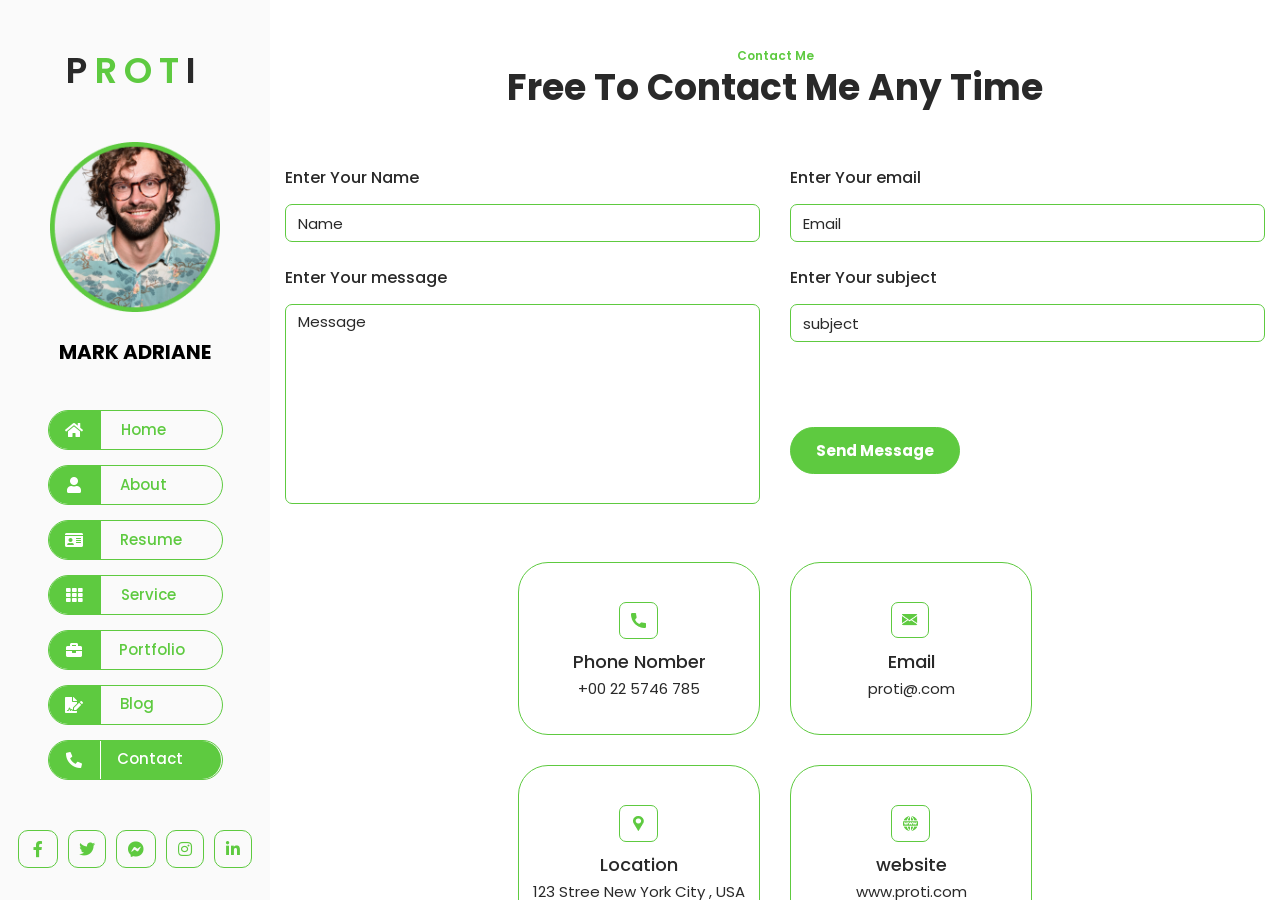
<file: contact.html>
<!DOCTYPE html>
<html lang="en">

<head>
    <meta name="viewport" content="width=device-width, initial-scale=1, shrink-to-fit=no">
    <meta http-equiv="Content-Type" content="text/html; charset=utf-8">
    <!--====== USEFULL META ======-->
    <!--[if IE]>
        <meta http-equiv="X-UA-Compatible" content="IE=edge">
    <![endif]-->
    <meta http-equiv="x-ua-compatible" content="ie=edge">
    <!--  title-->
    <title>maxt - Portfolio Template</title>
    <!-- CSS-links-->
    <link rel="stylesheet" type="text/css" href="css/fontawesome-min.css">
    <link rel="stylesheet" type="text/css" href="css/bootstrap-min.css">
    <link rel="stylesheet" type="text/css" href="css/slick-slider-min.css">
    <link rel="stylesheet" type="text/css" href="css/slick-nav.css">
    <link rel="stylesheet" type="text/css" href="css/animate-min.css">
    <link rel="stylesheet" type="text/css" href="css/responsive.css">
    <link rel="stylesheet" type="text/css" href="css/theme.css">
</head>

<body>
    <div class="d-flex main" id="wrapper">
        <div class="mobile-menu">
            <div class="menu-right">
                <button class="menu-triger">
                    <span class="bar"></span>
                    <span class="bar"></span>
                    <span class="bar"></span>
                </button>
            </div>
        </div>
        <!-- Sidebar-->
        <div class="bg-navy" id="sidebar-wrapper">
            <div class="logo-topper justify-content-center">
                <div class="logo scnd-logo">
                    <a href="index.html">
                        <h3>P<span class="clr-logo">ROT</span>I</h3>
                    </a>
                </div>
                <figure class="logo-png">
                    <a href="index.html"><img src="image/img.png" alt="logo-png"></a>
                    <div class="person-name">
                        <h3>MARK ADRIANE</h3>
                    </div>
                </figure>
            </div>
            <ul class="primary-menu">
                <li>
                    <a class="menu-item" href="index.html"><span class="icon"><i class="fas fa-home"></i></span><span class="clicker one">Home</span></a>
                </li>

                <li>
                    <a class="menu-item" href="about.html"><span class="icon"><i class="fas fa-user"></i></span><span class="clicker two">About</span></a>
                </li>
                <li>
                    <a class="menu-item" href="resume.html"><span class="icon"><i class="fas fa-id-card"></i></span><span class="clicker three">Resume</span></a>
                </li>
                <li>
                    <a class="menu-item" href="service.html"><span class="icon"><i class="fas fa-th"></i></span><span class="clicker four">Service</span></a>
                </li>
                <li>
                    <a class="menu-item" href="portfolio.html"><span class="icon"><i class="fas fa-briefcase"></i></span><span class="clicker five">Portfolio</span></a>
                </li>
                <li>
                    <a class="menu-item" href="Blog.html"><span class="icon"><i class="fas fa-file-signature"></i></span><span class="clicker six">Blog</span></a>
                </li>
                <li>
                    <a class="menu-item" href="contact.html"><span class="icon"><i class="show fas fa-phone-alt"></i></span><span class="page-clr clicker seven">Contact</span></a>
                </li>
            </ul>
            <div class="social-menu">
                <ul class="menu-list">
                    <li>
                        <a href="#"><i class="fab fa-facebook-f"></i></a>
                    </li>
                    <li>
                        <a href="#"><i class="fab fa-twitter"></i></a>
                    </li>
                    <li>
                        <a href="#"><i class="fab fa-facebook-messenger"></i></a>
                    </li>
                    <li>
                        <a href="#"><i class="fab fa-instagram"></i></a>
                    </li>
                    <li>
                        <a href="#"><i class="fab fa-linkedin-in"></i></a>
                    </li>
                </ul>
            </div>
        </div><!-- Page Content-->
        <div id="page-content-wrapper">

            <!--header-area/end-->
            <section class="contact-area">
                <div class="container">
                    <div class="row justify-content-center">
                        <div class="menu-right d-flex"></div>
                        <div class="page-titles text-center">
                            <div class="title-h6 wow animate__fadeInUp" data-wow-delay="0.2s">
                                <h6>Contact Me</h6>
                            </div>
                            <div class="title-h1 wow animate__fadeInUp" data-wow-delay="0.5s">
                                <h1>Free To Contact Me Any Time</h1>
                            </div>
                        </div>
                    </div>
                    <form class="contact-form" id="contact-form" name="contact-form">
                        <div class="row">
                            <div class="col-lg-6">
                                <div class="form-group wow animate__fadeInUp" data-wow-delay="0.1s">
                                    <h5>Enter Your Name</h5><input type="text" name="form-name" id="form-name" placeholder="Name" class="form-control" required="">
                                </div>
                                <div class="form-group message-contact wow animate__fadeInUp" data-wow-delay="0.3s">
                                    <h5>Enter Your message</h5><textarea type="text" name="form-message" id="form-message" placeholder="Message" class="form-control" required=""></textarea>
                                </div>
                            </div>
                            <div class="col-lg-6">
                                <div class="form-group wow animate__fadeInUp" data-wow-delay="0.6s">
                                    <h5>Enter Your email</h5><input type="email" name="form-email" id="form-Email" placeholder="Email" class="form-control">
                                </div>
                                <div class="form-group wow animate__fadeInUp" data-wow-delay="0.8s">
                                    <h5>Enter Your subject</h5><input type="text" name="form-subject" id="form-subject" placeholder="subject" class="form-control" required="">
                                </div>
                                <div class="form-button wow animate__fadeInUp" data-wow-delay="1.0s">
                                    <button type="submit" class="button-three">Send Message</button>
                                </div> 
                            </div>
                        </div>
                    </form>
                    <div class="row row3">
                        <div class="col-lg-3 wow animate__fadeInUp" data-wow-delay="0.1s">
                            <div class="contact-box contact-1 justify-content-center text-center">
                                <div class="contact-icn telephone"><img src="image/contct-grn-1.png" alt="contct-icon-1"> <img src="image/contct-wt-1.png" alt="contct-icon-1"></div>
                                <div class="contact-h5">
                                    <h5>Phone Nomber</h5>
                                </div>
                                <div class="contact-address">
                                    <h6>+00 22 5746 785</h6>
                                </div>
                            </div>
                        </div>
                        <div class="col-lg-3 wow animate__fadeInUp" data-wow-delay="0.3s">
                            <div class="contact-box contact-2 justify-content-center text-center">
                                <div class="contact-icn mail"><img src="image/contct-grn-2.png" alt="contct-icon-2"> <img src="image/contct-wt-2.png" alt="contct-icon-2"></div>
                                <div class="contact-h5">
                                    <h5>Email</h5>
                                </div>
                                <div class="contact-address">
                                    <h6>proti@.com</h6>
                                </div>
                            </div>
                        </div>
                        <div class="col-lg-3 wow animate__fadeInUp" data-wow-delay="0.6s">
                            <div class="contact-box contact-3 justify-content-center text-center">
                                <div class="contact-icn location"><img src="image/contct-grn-3.png" alt="contct-icon-3"> <img src="image/contct-wt-3.png" alt="contct-icon-3"></div>
                                <div class="contact-h5">
                                    <h5>Location</h5>
                                </div>
                                <div class="contact-address">
                                    <h6>123 Stree New York City , USA</h6>
                                </div>
                            </div>
                        </div>
                        <div class="col-lg-3 wow animate__fadeInUp" data-wow-delay="0.8s">
                            <div class="contact-box contact-4 justify-content-center text-center">
                                <div class="contact-icn web"><img src="image/contct-grn-4.png" alt="contct-icon-4"> <img src="image/contct-wt-4.png" alt="contct-icon-4"></div>
                                <div class="contact-h5">
                                    <h5>website</h5>
                                </div>
                                <div class="contact-address">
                                    <h6>www.proti.com</h6>
                                </div>
                            </div>
                        </div>
                    </div>
                </div>
            </section>
        </div>
    </div><!-- main-JS-file-->
    <script src="js/jquery-1.11.0-min.js"></script>
    <!-- Core theme JS-->
    <script src="js/vendor/modernizr.js"></script>
    <script src="js/slick-nav.js"></script>
    <script src="js/jquery-counterup-min.js"></script>
    <script src="js/slick-slider-min.js"></script>
    <script src="js/waypoints-min.js"></script>
    <script src="js/wow-min.js"></script>
    <script src="js/contact-form.js"></script>
    <script src="js/main.js"></script>
</body>

</html>
</file>
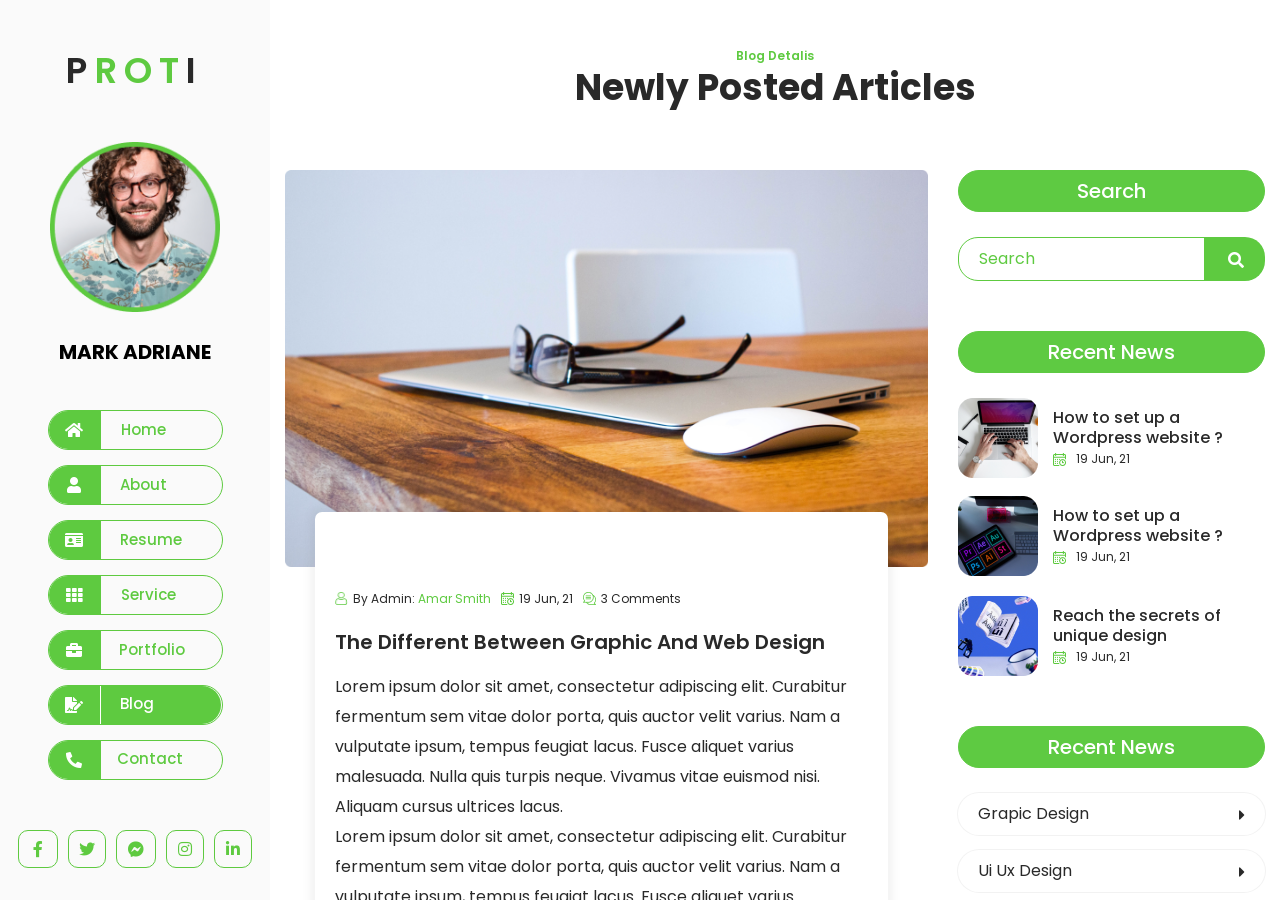
<file: inner-blog.html>
<!DOCTYPE html>
<html lang="zxx">

<head>
    <meta name="viewport" content="width=device-width, initial-scale=1, shrink-to-fit=no">
    <meta http-equiv="Content-Type" content="text/html; charset=utf-8">
    <!--====== USEFULL META ======-->
    <!--[if IE]>
        <meta http-equiv="X-UA-Compatible" content="IE=edge">
    <![endif]-->
    <meta http-equiv="x-ua-compatible" content="ie=edge">
    <!--  title-->
    <title>maxt - Portfolio Template</title>
    <link rel="stylesheet" type="text/css" href="css/fontawesome-min.css">
    <link rel="stylesheet" type="text/css" href="css/bootstrap-min.css">
    <link rel="stylesheet" type="text/css" href="css/slick-slider-min.css">
    <link rel="stylesheet" type="text/css" href="css/slick-nav.css">
    <link rel="stylesheet" type="text/css" href="css/responsive.css">
    <link rel="stylesheet" type="text/css" href="css/theme.css">
</head>

<body>
    <div class="d-flex main" id="wrapper">
        <div class="mobile-menu">
            <div class="menu-right">
                <button class="menu-triger">
                    <span class="bar"></span>
                    <span class="bar"></span>
                    <span class="bar"></span>
                </button>
            </div>
        </div>
        <!-- Sidebar-->
        <div class="bg-navy" id="sidebar-wrapper">
            <div class="logo-topper justify-content-center">
                <div class="logo scnd-logo">
                    <a href="index.html">
                        <h3>P<span class="clr-logo">ROT</span>I</h3>
                    </a>
                </div>
                <figure class="logo-png">
                    <a href="index.html"><img src="image/img.png" alt="logo-png"></a>
                    <div class="person-name">
                        <h3>MARK ADRIANE</h3>
                    </div>
                </figure>
            </div>
            <ul class="primary-menu">
                <li>
                    <a class="menu-item" href="index.html"><span class="icon"><i class="fas fa-home"></i></span><span class="clicker one">Home</span></a>
                </li>

                <li>
                    <a class="menu-item" href="about.html"><span class="icon"><i class="fas fa-user"></i></span><span class="clicker two">About</span></a>
                </li>
                <li>
                    <a class="menu-item" href="resume.html"><span class="icon"><i class="fas fa-id-card"></i></span><span class="clicker three">Resume</span></a>
                </li>
                <li>
                    <a class="menu-item" href="service.html"><span class="icon"><i class="fas fa-th"></i></span><span class="clicker four">Service</span></a>
                </li>
                <li>
                    <a class="menu-item" href="portfolio.html"><span class="icon"><i class="fas fa-briefcase"></i></span><span class="clicker five">Portfolio</span></a>
                </li>
                <li>
                    <a class="menu-item" href="Blog.html"><span class="icon"><i class="fas fa-file-signature"></i></span><span class="page-clr clicker six">Blog</span></a>
                </li>
                <li>
                    <a class="menu-item" href="contact.html"><span class="icon"><i class="show fas fa-phone-alt"></i></span><span class="clicker seven">Contact</span></a>
                </li>
            </ul>
            <div class="social-menu">
                <ul class="menu-list">
                    <li>
                        <a href="#"><i class="fab fa-facebook-f"></i></a>
                    </li>
                    <li>
                        <a href="#"><i class="fab fa-twitter"></i></a>
                    </li>
                    <li>
                        <a href="#"><i class="fab fa-facebook-messenger"></i></a>
                    </li>
                    <li>
                        <a href="#"><i class="fab fa-instagram"></i></a>
                    </li>
                    <li>
                        <a href="#"><i class="fab fa-linkedin-in"></i></a>
                    </li>
                </ul>
            </div>
        </div><!-- Page Content-->
        <div id="page-content-wrapper">

            <!--header-area/end-->
            <section class="inner-blog-area">
                <div class="container wow fadeInup" data-wow-delay="0.5s">
                    <div class="row justify-content-center">
                        <div class="menu-right d-flex"></div>
                        <div class="page-titles text-center">
                            <div class="title-h6">
                                <h6>Blog Detalis</h6>
                            </div>
                            <div class="title-h1">
                                <h1>Newly Posted Articles</h1>
                            </div>
                        </div>
                    </div>
                    <div class="row">
                        <div class="col-lg-8">
                            <div class="over">
                                <div class="blog-details-box">
                                    <figure class="blog-image">
                                        <img src="image/blg-1.png" alt="blg-1.png">
                                    </figure>
                                    <div class="blog-wrapper">
                                        <div class="smalll-imfo d-flex">
                                            <a href="#"><img src="image/blg-icon1.png" alt="blg-icon1.png">By Admin: <span class="clr-chnge">Amar Smith</span></a> <a href="#"><img src="image/blg-icon2.png" alt="blg-icon2.png">19 Jun, 21</a> <a href="#"><img src="image/blg-icon3.png" alt="blg-icon3.png">3 Comments</a>
                                        </div>
                                        <div class="blog-title">
                                            <h4>The Different Between Graphic And Web Design</h4>
                                        </div>
                                        <p>Lorem ipsum dolor sit amet, consectetur adipiscing elit. Curabitur fermentum sem vitae dolor porta, quis auctor velit varius. Nam a vulputate ipsum, tempus feugiat lacus. Fusce aliquet varius malesuada. Nulla quis turpis neque. Vivamus vitae euismod nisi. Aliquam cursus ultrices lacus.<br>
                                            Lorem ipsum dolor sit amet, consectetur adipiscing elit. Curabitur fermentum sem vitae dolor porta, quis auctor velit varius. Nam a vulputate ipsum, tempus feugiat lacus. Fusce aliquet varius malesuada.</p>
                                        <div class="admin-bdr">
                                            <div class="admin-cmnt">
                                                <h6>Lorem ipsum dolor sit amet, consetetur sadipscing elitr, sed diam nonumy eirmod tempor invidunt ut labore et dolore magna aliquyam erat, sed diam voluptua.</h6>
                                                <div class="admin-btn">
                                                    <a href="#">Amar Smith</a>
                                                </div>
                                            </div>
                                        </div>
                                        <p>Lorem ipsum dolor sit amet, consectetur adipiscing elit. Curabitur fermentum sem vitae dolor porta, quis auctor velit varius. Nam a vulputate ipsum, tempus feugiat lacus. Fusce aliquet varius malesuada.</p>
                                        <figure class="blog-img-2">
                                            <img src="image/blg-2.png" alt="blg-2.png">
                                        </figure>
                                        <p>Lorem ipsum dolor sit amet, consectetur adipiscing elit, sed do eiusmod tempo incididunt ut labore et dolore magna aliqua. Ut enim ad minim veniam, quis nostrud exercitation ullamco laboris nisi ut aliquip ex ea commodo consequat.</p>
                                        <div class="social-nd-skills d-flex justify-content-between">
                                            <div class="social-menu">
                                                <ul class="menu-list">
                                                    <li>
                                                        <a href="#"></a>
                                                    </li>
                                                    <li>
                                                        <a href="#"></a>
                                                    </li>
                                                    <li>
                                                        <a href="#"></a>
                                                    </li>
                                                    <li>
                                                        <a href="#"></a>
                                                    </li>
                                                    <li>
                                                        <a href="#"></a>
                                                    </li>
                                                </ul>
                                            </div>
                                            <div class="admin-skills d-flex">
                                                <a class="admin-skills-one" href="#">Design</a> <a class="admin-skills-two" href="#">Web</a> <a class="admin-skills-three" href="#">Graphic</a> <a class="admin-skills-four" href="#">Ux/Ui</a>
                                            </div>
                                        </div>
                                        <div class="blog-ttl">
                                            <h5>3 Comments</h5>
                                        </div>
                                        <div class="cmnt-box mb-35">
                                            <div class="cmnt-icon d-flex">
                                                <img src="image/cmnt-1.png" alt="cmnt-1.png">
                                                <div class="cmnt-nd-cmntor">
                                                    <div class="commentor-name-nd-date">
                                                        <a href="#">
                                                            <h4>Alex Doe</h4>
                                                        </a>
                                                        <div class="date-time">
                                                            <h6>6 May, 20217:26 Am</h6>
                                                        </div>
                                                    </div>
                                                    <div class="admin-cmnt comnt">
                                                        <h6>Lorem ipsum dolor sit amet, consectetur adipiscing elit, sed do eiusmod tempo incididunt ut labore et dolore.</h6>
                                                    </div>
                                                </div>
                                            </div>
                                            <div class="reply">
                                                <a href="#"><img src="image/reply-icon.png" alt="reply-icon.png">Reply</a>
                                            </div>
                                        </div>
                                        <div class="cmnt-box box-2 mb-35">
                                            <div class="cmnt-icon d-flex">
                                                <img src="image/cmnt-2.png" alt="cmnt-2.png">
                                                <div class="cmnt-nd-cmntor">
                                                    <div class="commentor-name-nd-date">
                                                        <a href="#">
                                                            <h4>Laurel Wallace</h4>
                                                        </a>
                                                        <div class="date-time">
                                                            <h6>6 May, 20217:26 Am</h6>
                                                        </div>
                                                    </div>
                                                    <div class="admin-cmnt comnt middle">
                                                        <h6>Lorem ipsum dolor sit amet, consectetur adipiscing elit, sed do eiusmod tempo incididunt ut labore et dolore.</h6>
                                                    </div>
                                                </div>
                                            </div>
                                            <div class="reply">
                                                <a href="#"><img src="image/reply-icon.png" alt="reply-icon.png">Reply</a>
                                            </div>
                                        </div>
                                        <div class="cmnt-box mb-35">
                                            <div class="cmnt-icon d-flex">
                                                <img src="image/cmnt-3.png" alt="cmnt-3.png">
                                                <div class="cmnt-nd-cmntor">
                                                    <div class="commentor-name-nd-date">
                                                        <a href="#">
                                                            <h4>Devid William</h4>
                                                        </a>
                                                        <div class="date-time">
                                                            <h6>6 May, 20217:26 Am</h6>
                                                        </div>
                                                    </div>
                                                    <div class="admin-cmnt comnt">
                                                        <h6>Lorem ipsum dolor sit amet, consectetur adipiscing elit, sed do eiusmod tempo incididunt ut labore et dolore.</h6>
                                                    </div>
                                                </div>
                                            </div>
                                            <div class="reply">
                                                <a href="#"><img src="image/reply-icon.png" alt="reply-icon.png">Reply</a>
                                            </div>
                                        </div>
                                        <div class="blog-ttl">
                                            <h5>Leave a Reply</h5>
                                        </div>
                                        <form class="contact-form" id="contact-form" name="contact-form">
                                            <div class="row">
                                                <div class="col-lg-6">
                                                    <div class="form-group">
                                                        <h5>Enter Your Name</h5><input type="text" name="form-name" id="form-name" placeholder="Name" class="form-control" required="">
                                                    </div>
                                                </div>
                                                <div class="col-lg-6">
                                                    <div class="form-group">
                                                        <h5>Enter Your email</h5><input type="email" name="form-email" id="form-Email" placeholder="Email" class="form-control" required="">
                                                    </div>
                                                </div>
                                                <div class="col-lg-12">
                                                    <div class="form-group message-blog">
                                                        <h5>Enter Your email</h5><textarea type="text" name="form-message" id="form-message" placeholder="Message" class="form-control" required=""></textarea>
                                                    </div>
                                                    <div class="form-button">
                                                        <button type="submit" class="button-three">Send Message</button>
                                                    </div>
                                                </div>
                                            </div>
                                        </form>
                                    </div>
                                </div>
                            </div>
                        </div>
                        <div class="col-lg-4 side-content">
                            <div class="blog-headline">
                                <h5>Search</h5>
                            </div>
                            <div class="blog-search d-flex">
                                <div class="search-box">
                                    <input type="text" name="Search" id="Search" placeholder="Search" class="Search">
                                </div>
                                <div class="search-icon">
                                    <a href="#" class="search-button"><i class="fas fa-search"></i></a>
                                </div>
                            </div>
                            <div class="blog-headline">
                                <h5>Recent News</h5>
                            </div>
                            <div class="blog-links">
                                <div class="link d-flex">
                                    <div class="link-icon"><img src="image/news-1.png" alt="news-1.png"></div>
                                    <div class="link-info">
                                        <div class="link-title">
                                            <a href="#">
                                                <h5>How to set up a Wordpress website ?</h5>
                                            </a>
                                        </div><a href="#"><img src="image/blg-icon2.png" alt="blg-icon2.png">19 Jun, 21</a>
                                    </div>
                                </div>
                                <div class="link d-flex">
                                    <div class="link-icon"><img src="image/news-2.png" alt="news-2.png"></div>
                                    <div class="link-info">
                                        <div class="link-title">
                                            <a href="#">
                                                <h5>How to set up a Wordpress website ?</h5>
                                            </a>
                                        </div><a href="#"><img src="image/blg-icon2.png" alt="blg-icon2.png">19 Jun, 21</a>
                                    </div>
                                </div>
                                <div class="link d-flex">
                                    <div class="link-icon"><img src="image/news-3.png" alt="news-3.png"></div>
                                    <div class="link-info">
                                        <div class="link-title">
                                            <a href="#">
                                                <h5>Reach the secrets of unique design</h5>
                                            </a>
                                        </div><a href="#"><img src="image/blg-icon2.png" alt="blg-icon2.png">19 Jun, 21</a>
                                    </div>
                                </div>
                            </div>
                            <div class="blog-headline">
                                <h5>Recent News</h5>
                            </div><a href="#" class="ctgry d-flex">
                                <div class="ctgry-name">
                                    <h5>Grapic Design</h5>
                                </div>
                                <div class="ctgry-icon"><i class="fas fa-caret-right"></i></div>
                            </a> <a href="#" class="ctgry d-flex">
                                <div class="ctgry-name">
                                    <h5>Ui Ux Design</h5>
                                </div>
                                <div class="ctgry-icon"><i class="fas fa-caret-right"></i></div>
                            </a> <a href="#" class="ctgry d-flex">
                                <div class="ctgry-name">
                                    <h5>Grapic Design</h5>
                                </div>
                                <div class="ctgry-icon"><i class="fas fa-caret-right"></i></div>
                            </a> <a href="#" class="ctgry d-flex">
                                <div class="ctgry-name">
                                    <h5>Grapic Design</h5>
                                </div>
                                <div class="ctgry-icon"><i class="fas fa-caret-right"></i></div>
                            </a> <a href="#" class="ctgry d-flex">
                                <div class="ctgry-name">
                                    <h5>Grapic Design</h5>
                                </div>
                                <div class="ctgry-icon"><i class="fas fa-caret-right"></i></div>
                            </a>
                            <div class="blog-headline">
                                <h5>Gallery</h5>
                            </div>
                            <div class="row gallery">
                                <div class="col-lg-4">
                                    <div class="gallery-pic"><img src="image/glry(1).png" alt="glry(1).png"></div>
                                    <div class="gallery-pic"><img src="image/glry%20(2).png" alt="glry(2).png"></div>
                                </div>
                                <div class="col-lg-4">
                                    <div class="gallery-pic"><img src="image/glry(3).png" alt="glry(3).png"></div>
                                    <div class="gallery-pic"><img src="image/glry%20(4).png" alt="glry(4).png"></div>
                                </div>
                                <div class="col-lg-4">
                                    <div class="gallery-pic"><img src="image/glry(5).png" alt="glry(5).png"></div>
                                    <div class="gallery-pic"><img src="image/glry%20(6).png" alt="glry(6).png"></div>
                                </div>
                            </div>
                            <div class="blog-headline">
                                <h5>All Tags</h5>
                            </div>
                            <div class="all-tags">
                                <div class="admin-skills tags d-flex">
                                    <a class="admin-skills-one" href="#">Design</a> <a class="admin-skills-two" href="#">Business</a> <a class="admin-skills-three" href="#">Mobile</a> <a class="admin-skills-four" href="#">Ux/Ui</a>
                                </div>
                                <div class="admin-skills tags d-flex">
                                    <a class="admin-skills-one" href="#">Web Templates</a> <a class="admin-skills-two" href="#">Marketing</a> <a class="admin-skills-three" href="#">Develop</a>
                                </div>
                                <div class="admin-skills tags d-flex">
                                    <a class="admin-skills-one" href="#">Ux Design</a> <a class="admin-skills-two" href="#">Mobile App</a>
                                </div>
                            </div>
                            <div class="blog-headline">
                                <h5>share</h5>
                            </div>
                            <div class="social-menu blog-menu d-flex">
                                <ul class="menu-list">
                                    <li>
                                        <a href="#"><i class="fab fa-facebook-f"></i></a>
                                    </li>
                                    <li>
                                        <a href="#"><i class="fab fa-twitter"></i></a>
                                    </li>
                                    <li>
                                        <a href="#"><i class="fab fa-facebook-messenger"></i></a>
                                    </li>
                                    <li>
                                        <a href="#"><i class="fab fa-instagram"></i></a>
                                    </li>
                                    <li>
                                        <a href="#"><i class="fab fa-linkedin-in"></i></a>
                                    </li>
                                </ul>
                            </div>
                        </div>
                    </div>
                </div>
            </section>
        </div>
    </div><!-- main-JS-file-->
    <script src="js/jquery-1.11.0-min.js"></script> <!-- Core theme JS-->

    <script src="js/vendor/modernizr.js"></script>
    <script src="js/slick-nav.js"></script>
    <script src="js/slick-slider-min.js"></script>
    <script src="js/jquery-counterup-min.js"></script>
    <script src="js/waypoints-min.js"></script>
    <script src="js/contact-form.js"></script>
    <script src="js/main.js"></script>
</body>

</html>
</file>
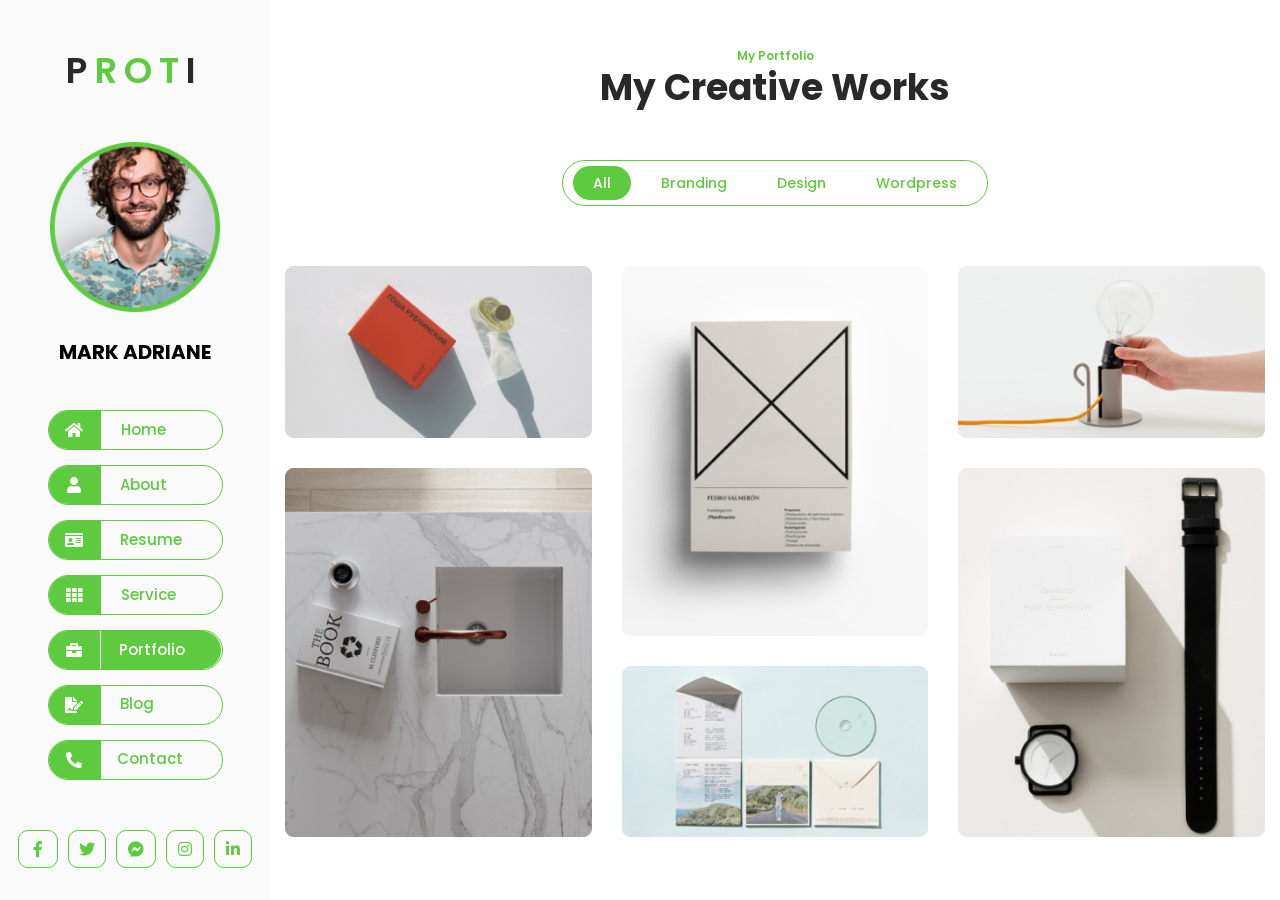
<file: portfolio.html>
<!DOCTYPE html>
<html lang="en">

<head>
    <meta name="viewport" content="width=device-width, initial-scale=1, shrink-to-fit=no">
    <meta http-equiv="Content-Type" content="text/html; charset=utf-8">
    <!--====== USEFULL META ======-->
    <!--[if IE]>
        <meta http-equiv="X-UA-Compatible" content="IE=edge">
    <![endif]-->
    <meta http-equiv="x-ua-compatible" content="ie=edge">
    <!--  title-->
    <title>maxt - Portfolio Template</title>
    <!-- css-links-->
    <link rel="stylesheet" type="text/css" href="css/fontawesome-min.css">
    <link rel="stylesheet" type="text/css" href="css/bootstrap-min.css">
    <link rel="stylesheet" type="text/css" href="css/slick-slider-min.css">
    <link rel="stylesheet" type="text/css" href="css/slick-nav.css">
    <link rel="stylesheet" type="text/css" href="css/progressBar-min.css">
    <link rel="stylesheet" type="text/css" href="css/responsive.css">
    <link rel="stylesheet" type="text/css" href="css/theme.css">
</head>

<body>
    <div class="d-flex main" id="wrapper">
        <div class="mobile-menu">
            <div class="menu-right">
                <button class="menu-triger">
                    <span class="bar"></span>
                    <span class="bar"></span>
                    <span class="bar"></span>
                </button>
            </div>
        </div>
        <!-- Sidebar-->
        <div class="bg-navy" id="sidebar-wrapper">
            <div class="logo-topper justify-content-center">
                <div class="logo scnd-logo">
                    <a href="index.html">
                        <h3>P<span class="clr-logo">ROT</span>I</h3>
                    </a>
                </div>
                <figure class="logo-png">
                    <a href="index.html"><img src="image/img.png" alt="logo-png"></a>
                    <div class="person-name">
                        <h3>MARK ADRIANE</h3>
                    </div>
                </figure>
            </div>
            <ul class="primary-menu">
                <li>
                    <a class="menu-item" href="index.html"><span class="icon"><i class="fas fa-home"></i></span><span class="clicker one">Home</span></a>
                </li>

                <li>
                    <a class="menu-item" href="about.html"><span class="icon"><i class="fas fa-user"></i></span><span class="clicker two">About</span></a>
                </li>
                <li>
                    <a class="menu-item" href="resume.html"><span class="icon"><i class="fas fa-id-card"></i></span><span class="clicker three">Resume</span></a>
                </li>
                <li>
                    <a class="menu-item" href="service.html"><span class="icon"><i class="fas fa-th"></i></span><span class="clicker four">Service</span></a>
                </li>
                <li>
                    <a class="menu-item" href="portfolio.html"><span class="icon"><i class="fas fa-briefcase"></i></span><span class="page-clr clicker five">Portfolio</span></a>
                </li>
                <li>
                    <a class="menu-item" href="Blog.html"><span class="icon"><i class="fas fa-file-signature"></i></span><span class="clicker six">Blog</span></a>
                </li>
                <li>
                    <a class="menu-item" href="contact.html"><span class="icon"><i class="show fas fa-phone-alt"></i></span><span class="clicker seven">Contact</span></a>
                </li>
            </ul>
            <div class="social-menu">
                <ul class="menu-list">
                    <li>
                        <a href="#"><i class="fab fa-facebook-f"></i></a>
                    </li>
                    <li>
                        <a href="#"><i class="fab fa-twitter"></i></a>
                    </li>
                    <li>
                        <a href="#"><i class="fab fa-facebook-messenger"></i></a>
                    </li>
                    <li>
                        <a href="#"><i class="fab fa-instagram"></i></a>
                    </li>
                    <li>
                        <a href="#"><i class="fab fa-linkedin-in"></i></a>
                    </li>
                </ul>
            </div>
        </div><!-- Page Content-->
        <div id="page-content-wrapper">

            <!--header-area/end-->
            <section class="portfolio-area">
                <div class="container">
                    <div class="row justify-content-center">
                        <div class="menu-right d-flex"></div>
                        <div class="page-titles text-center">
                            <div class="title-h6">
                                <h6>My Portfolio</h6>
                            </div>
                            <div class="title-h1">
                                <h1>My Creative Works</h1>
                            </div>
                        </div>
                    </div>
                    <div class="row">
                        <div class="col-lg-12 d-flex justify-content-center">
                            <div class="work-filter">
                                <ul>
                                    <li data-filter="*" class="active">All</li>
                                    <li data-filter=".Branding">Branding</li>
                                    <li data-filter=".Design">Design</li>
                                    <li data-filter=".Wordpress">Wordpress</li>
                                </ul>
                            </div>
                        </div>
                    </div>
                    <div class="row work-items">
                        <div class="col-md-4 Design work-item">
                            <div class="work-box mb-30">
                                <figure class="work-image">
                                    <img src="image/1.png" alt="image/1.png">
                                    <div class="work-details">
                                        <div class="names">
                                            <h4 class="work-title">My Project</h4>
                                            <h5 class="work-criteria">Design</h5>
                                        </div>
                                    </div>
                                </figure>
                            </div>
                            <div class="work-box mb-20">
                                <figure class="work-image">
                                    <img src="image/2.png" alt="image/2.png">
                                    <div class="work-details">
                                        <div class="names">
                                            <h4 class="work-title">My Project</h4>
                                            <h5 class="work-criteria">Design</h5>
                                        </div>
                                    </div>
                                </figure>
                            </div>
                        </div>
                        <div class="col-md-4 Wordpress work-item">
                            <div class="work-box mb-30 mt-30">
                                <figure class="work-image">
                                    <img src="image/3.png" alt="image/3.png">
                                    <div class="work-details">
                                        <div class="names">
                                            <h4 class="work-title">My Project</h4>
                                            <h5 class="work-criteria">Branding</h5>
                                        </div>
                                    </div>
                                </figure>
                            </div>
                            <div class="work-box mb-20">
                                <figure class="work-image">
                                    <img src="image/5.png" alt="image/5.png">
                                    <div class="work-details">
                                        <div class="names">
                                            <h4 class="work-title">My Project</h4>
                                            <h5 class="work-criteria">Wordpress</h5>
                                        </div>
                                    </div>
                                </figure>
                            </div>
                        </div>
                        <div class="col-md-4 Branding work-item">
                            <div class="work-box mb-30 mt-30">
                                <figure class="work-image">
                                    <img src="image/4.png" alt="image/4.png">
                                    <div class="work-details">
                                        <div class="names">
                                            <h4 class="work-title">My Project</h4>
                                            <h5 class="work-criteria">Wordpress</h5>
                                        </div>
                                    </div>
                                </figure>
                            </div>
                            <div class="work-box mb-20">
                                <figure class="work-image">
                                    <img src="image/6.png" alt="image/6.png">
                                    <div class="work-details">
                                        <div class="names">
                                            <h4 class="work-title">My Project</h4>
                                            <h5 class="work-criteria">Branding</h5>
                                        </div>
                                    </div>
                                </figure>
                            </div>
                        </div>
                    </div>
                </div>
            </section>
        </div>
    </div><!-- main-JS-file-->
    <script src="js/jquery-1.11.0-min.js"></script> <!-- Core theme JS-->
    <script src="js/vendor/modernizr.js"></script>
    <script src="js/slick-nav.js"></script>
    <script src="js/slick-slider-min.js"></script>
    <script src="js/jquery-counterup-min.js"></script>
    <script src="js/imagesloaded-pkgd-min.js"></script>
    <script src="js/isotope-pkgd-min.js"></script>
    <script src="js/waypoints-min.js"></script>
    <script src="js/contact-form.js"></script>
    <script src="js/main.js"></script>
</body>

</html>
</file>
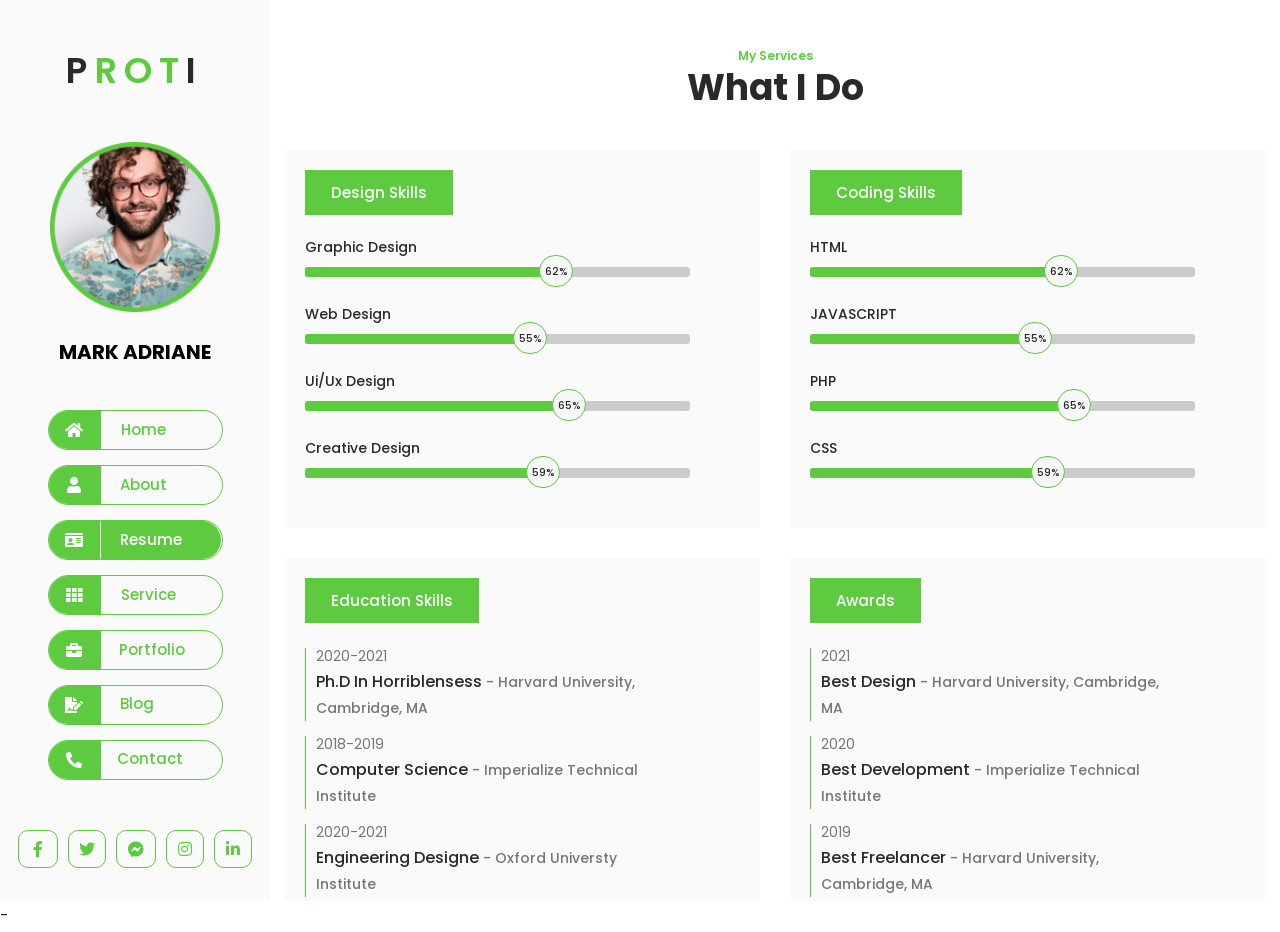
<file: resume.html>
<!DOCTYPE html>
<html lang="en">

<head>
    <meta name="viewport" content="width=device-width, initial-scale=1, shrink-to-fit=no">
    <meta http-equiv="Content-Type" content="text/html; charset=utf-8">
    <!--====== USEFULL META ======-->
    <!--[if IE]>
        <meta http-equiv="X-UA-Compatible" content="IE=edge">
    <![endif]-->
    <meta http-equiv="x-ua-compatible" content="ie=edge">
    <!--  title-->
    <title>maxt - Portfolio Template</title>
    <!-- css-links-start-->
    <link rel="stylesheet" type="text/css" href="css/fontawesome-min.css">
    <link rel="stylesheet" type="text/css" href="css/bootstrap-min.css">
    <link rel="stylesheet" type="text/css" href="css/slick-slider-min.css">
    <link rel="stylesheet" type="text/css" href="css/slick-nav.css">
    <link rel="stylesheet" type="text/css" href="css/responsive.css">
    <link rel="stylesheet" type="text/css" href="css/animate-min.css">
    <link rel="stylesheet" type="text/css" href="css/progressBar-min.css">
    <link rel="stylesheet" type="text/css" href="css/theme.css">
</head>

<body>
    <div class="d-flex main" id="wrapper">
        <div class="mobile-menu">
            <div class="menu-right">
                <button class="menu-triger">
                    <span class="bar"></span>
                    <span class="bar"></span>
                    <span class="bar"></span>
                </button>
            </div>
        </div>
        <!-- Sidebar-->
        <div class="bg-navy" id="sidebar-wrapper">
            <div class="logo-topper justify-content-center">
                <div class="logo scnd-logo">
                    <a href="index.html">
                        <h3>P<span class="clr-logo">ROT</span>I</h3>
                    </a>
                </div>
                <figure class="logo-png">
                    <a href="index.html"><img src="image/img.png" alt="logo-png"></a>
                    <div class="person-name">
                        <h3>MARK ADRIANE</h3>
                    </div>
                </figure>
            </div>
            <ul class="primary-menu">
                <li>
                    <a class="menu-item" href="index.html"><span class="icon"><i class="fas fa-home"></i></span><span class="clicker one">Home</span></a>
                </li>

                <li>
                    <a class="menu-item" href="about.html"><span class="icon"><i class="fas fa-user"></i></span><span class="clicker two">About</span></a>
                </li>
                <li>
                    <a class="menu-item" href="resume.html"><span class="icon"><i class="fas fa-id-card"></i></span><span class="page-clr clicker three">Resume</span></a>
                </li>
                <li>
                    <a class="menu-item" href="service.html"><span class="icon"><i class="fas fa-th"></i></span><span class="clicker four">Service</span></a>
                </li>
                <li>
                    <a class="menu-item" href="portfolio.html"><span class="icon"><i class="fas fa-briefcase"></i></span><span class="clicker five">Portfolio</span></a>
                </li>
                <li>
                    <a class="menu-item" href="Blog.html"><span class="icon"><i class="fas fa-file-signature"></i></span><span class="clicker six">Blog</span></a>
                </li>
                <li>
                    <a class="menu-item" href="contact.html"><span class="icon"><i class="show fas fa-phone-alt"></i></span><span class="clicker seven">Contact</span></a>
                </li>
            </ul>
            <div class="social-menu">
                <ul class="menu-list">
                    <li>
                        <a href="#"><i class="fab fa-facebook-f"></i></a>
                    </li>
                    <li>
                        <a href="#"><i class="fab fa-twitter"></i></a>
                    </li>
                    <li>
                        <a href="#"><i class="fab fa-facebook-messenger"></i></a>
                    </li>
                    <li>
                        <a href="#"><i class="fab fa-instagram"></i></a>
                    </li>
                    <li>
                        <a href="#"><i class="fab fa-linkedin-in"></i></a>
                    </li>
                </ul>
            </div>
        </div><!-- Page Content-->
        <div id="page-content-wrapper">

            <!--header-area/end-->
            <section class="resume-area">
                <div class="container">
                    <div class="row justify-content-center">
                        <div class="menu-right d-flex"></div>
                        <div class="page-titles text-center">
                            <div class="title-h6 wow animate__fadeInUp" data-wow-delay="0.2s">
                                <h6>My Services</h6>
                            </div>
                            <div class="title-h1 wow animate__fadeInUp" data-wow-delay="0.5s">
                                <h1>What I Do</h1>
                            </div>
                        </div>
                    </div>
                    <div class="row">
                        <div class="col-lg-6">
                            <div class="skills-box wow animate__fadeInRight" data-wow-delay="0.8s">
                                <div class="resume-sub">
                                    <h5>Design Skills</h5>
                                </div>
                                <div class="skills">
                                    <div class="skill-name">
                                        <h4>Graphic Design</h4>
                                    </div>
                                    <div class="ab-progress" data-progress="" data-value="90" data-height="30"></div>
                                </div>
                                <div class="skills">
                                    <div class="skill-name">
                                        <h4>Web Design</h4>
                                    </div>
                                    <div class="ab-progress" data-progress="" data-value="80" data-height="35"></div>
                                </div>
                                <div class="skills">
                                    <div class="skill-name">
                                        <h4>Ui/Ux Design</h4>
                                    </div>
                                    <div class="ab-progress" data-progress="" data-value="95" data-height="35"></div>
                                </div>
                                <div class="skills">
                                    <div class="skill-name">
                                        <h4>Creative Design</h4>
                                    </div>
                                    <div class="ab-progress" data-progress="" data-value="85" data-height="35"></div>
                                </div>
                            </div>
                            <div class="details-box wow animate__fadeInUp" data-wow-delay="1.2s">
                                <div class="resume-sub">
                                    <h5>Education Skills</h5>
                                </div>
                                <div class="details">
                                    <div class="resume-date">
                                        <h6>2020-2021</h6>
                                    </div>
                                    <div class="resume-name">
                                        <h4>Ph.D In Horriblensess <span class="clr-red">- Harvard University,<br>
                                                Cambridge, MA</span></h4>
                                    </div>
                                </div>
                                <div class="details">
                                    <div class="resume-date">
                                        <h6>2018-2019</h6>
                                    </div>
                                    <div class="resume-name">
                                        <h4>Computer Science <span class="clr-red">- Imperialize Technical<br>
                                                Institute</span></h4>
                                    </div>
                                </div>
                                <div class="details">
                                    <div class="resume-date">
                                        <h6>2020-2021</h6>
                                    </div>
                                    <div class="resume-name">
                                        <h4>Engineering Designe <span class="clr-red">- Oxford Universty<br>
                                                Institute</span></h4>
                                    </div>
                                </div>
                            </div>
                        </div>
                        <div class="col-lg-6">
                            <div class="skills-box wow  animate__fadeInRight" data-wow-delay="1.6s">
                                <div class="resume-sub">
                                    <h5>Coding Skills</h5>
                                </div>
                                <div class="skills">
                                    <div class="skill-name">
                                        <h4>HTML</h4>
                                    </div>
                                    <div class="ab-progress" data-progress="" data-value="90" data-height="30"></div>
                                </div>
                                <div class="skills">
                                    <div class="skill-name">
                                        <h4>JAVASCRIPT</h4>
                                    </div>
                                    <div class="ab-progress" data-progress="" data-value="80" data-height="35"></div>
                                </div>
                                <div class="skills">
                                    <div class="skill-name">
                                        <h4>PHP</h4>
                                    </div>
                                    <div class="ab-progress" data-progress="" data-value="95" data-height="35"></div>
                                </div>
                                <div class="skills">
                                    <div class="skill-name">
                                        <h4>CSS</h4>
                                    </div>
                                    <div class="ab-progress" data-progress="" data-value="85" data-height="35"></div>
                                </div>
                            </div>
                            <div class="details-box wow animate__fadeInUp" data-wow-delay="1.8s">
                                <div class="resume-sub">
                                    <h5>Awards</h5>
                                </div>
                                <div class="details">
                                    <div class="resume-date">
                                        <h6>2021</h6>
                                    </div>
                                    <div class="resume-name">
                                        <h4>Best Design <span class="clr-red">- Harvard University, Cambridge,<br>
                                                MA</span></h4>
                                    </div>
                                </div>
                                <div class="details">
                                    <div class="resume-date">
                                        <h6>2020</h6>
                                    </div>
                                    <div class="resume-name">
                                        <h4>Best Development <span class="clr-red">- Imperialize Technical<br>
                                                Institute</span></h4>
                                    </div>
                                </div>
                                <div class="details">
                                    <div class="resume-date">
                                        <h6>2019</h6>
                                    </div>
                                    <div class="resume-name">
                                        <h4>Best Freelancer <span class="clr-red">- Harvard University,<br>
                                                Cambridge, MA</span></h4>
                                    </div>
                                </div>
                            </div>
                        </div>
                    </div>
                </div>
            </section>
        </div>
    </div>

    <!-- main-JS-file-->
    <script src="js/jquery-1.11.0-min.js"></script>
    <!-- Core theme JS-->
    <script src="js/vendor/modernizr.js"></script>
    <script src="js/slick-nav.js"></script>
    <script src="js/slick-slider-min.js"></script> -
    <script src="js/jquery-easing-min.js"></script>
    <script src="js/progressBar-min.js"></script>
    <script src="js/script.js"></script>
    <script src="js/waypoints-min.js"></script>
    <script src="js/contact-form.js"></script>
    <script src="js/waypoints-min.js"></script>
    <script src="js/wow-min.js"></script>
    <script src="js/jquery-counterup-min.js"></script>
    <script src="js/main.js"></script>

</body>

</html>
</file>
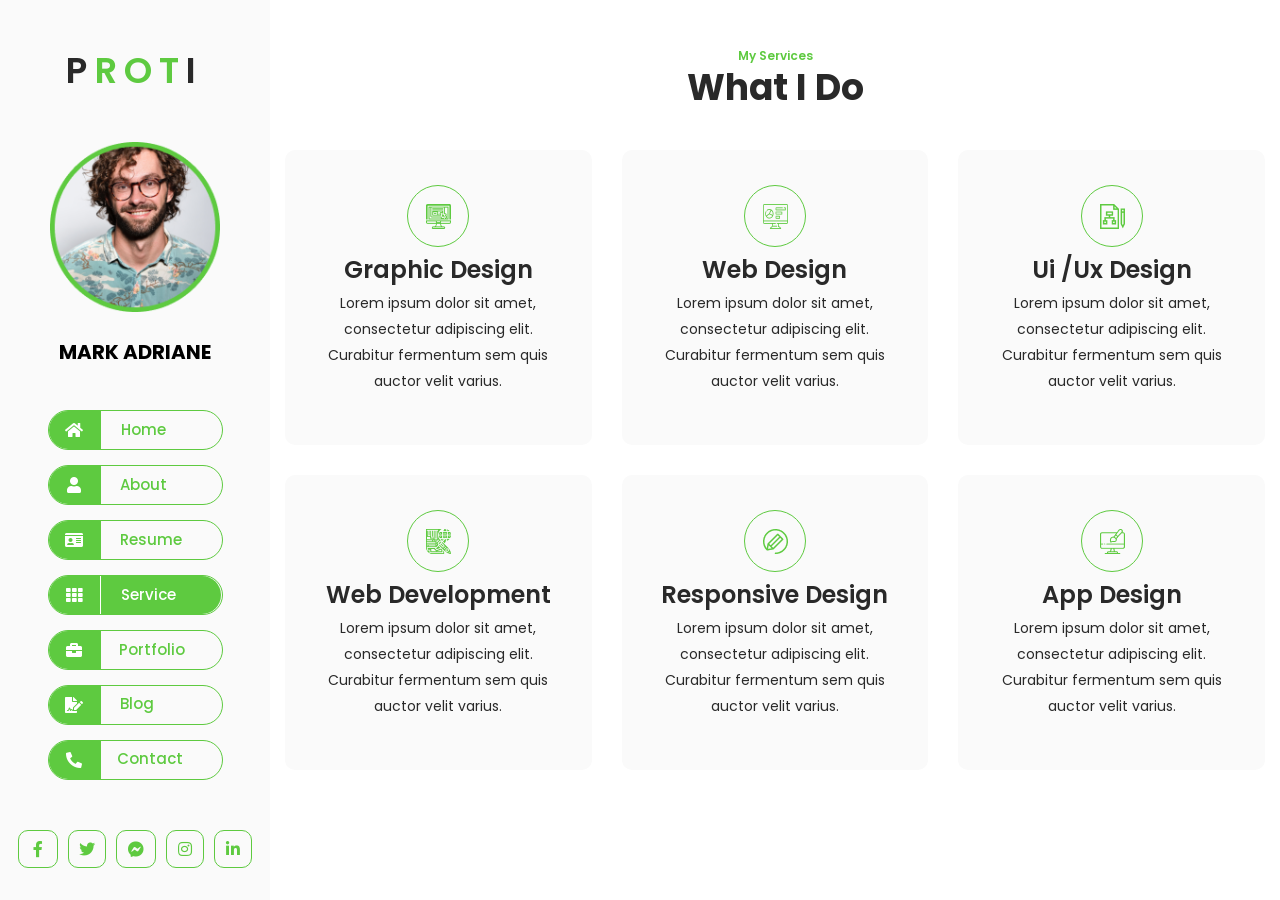
<file: Service.html>
<!DOCTYPE html>
<html lang="en">

<head>
    <meta name="viewport" content="width=device-width, initial-scale=1, shrink-to-fit=no">
    <meta http-equiv="Content-Type" content="text/html; charset=utf-8">
    <!--====== USEFULL META ======-->
    <!--[if IE]>
        <meta http-equiv="X-UA-Compatible" content="IE=edge">
    <![endif]-->
    <meta http-equiv="x-ua-compatible" content="ie=edge">
    <!--  title-->
    <title>maxt - Portfolio Template</title>
    <!-- css-links-start-->
    <link rel="stylesheet" type="text/css" href="css/fontawesome-min.css">
    <link rel="stylesheet" type="text/css" href="css/bootstrap-min.css">
    <link rel="stylesheet" type="text/css" href="css/slick-slider-min.css">
    <link rel="stylesheet" type="text/css" href="css/slick-nav.css">
    <link rel="stylesheet" type="text/css" href="css/responsive.css">
    <link rel="stylesheet" type="text/css" href="css/theme.css">
    <!-- css-links-end-->
</head>

<body>
    <div class="d-flex main" id="wrapper">
        <div class="mobile-menu">
            <div class="menu-right">
                <button class="menu-triger">
                    <span class="bar"></span>
                    <span class="bar"></span>
                    <span class="bar"></span>
                </button>
            </div>
        </div>
        <!-- Sidebar-->
        <div class="bg-navy" id="sidebar-wrapper">
            <div class="logo-topper justify-content-center">
                <div class="logo scnd-logo">
                    <a href="index.html">
                        <h3>P<span class="clr-logo">ROT</span>I</h3>
                    </a>
                </div>
                <figure class="logo-png">
                    <a href="index.html"><img src="image/img.png" alt="logo-png"></a>
                    <div class="person-name">
                        <h3>MARK ADRIANE</h3>
                    </div>
                </figure>
            </div>
            <ul class="primary-menu">
                <li>
                    <a class="menu-item" href="index.html"><span class="icon"><i class="fas fa-home"></i></span><span class="clicker one">Home</span></a>
                </li>

                <li>
                    <a class="menu-item" href="about.html"><span class="icon"><i class="fas fa-user"></i></span><span class="clicker two">About</span></a>
                </li>
                <li>
                    <a class="menu-item" href="resume.html"><span class="icon"><i class="fas fa-id-card"></i></span><span class="clicker three">Resume</span></a>
                </li>
                <li>
                    <a class="menu-item" href="Service.html"><span class="icon"><i class="fas fa-th"></i></span><span class="page-clr clicker four">Service</span></a>
                </li>
                <li>
                    <a class="menu-item" href="portfolio.html"><span class="icon"><i class="fas fa-briefcase"></i></span><span class="clicker five">Portfolio</span></a>
                </li>
                <li>
                    <a class="menu-item" href="Blog.html"><span class="icon"><i class="fas fa-file-signature"></i></span><span class="clicker six">Blog</span></a>
                </li>
                <li>
                    <a class="menu-item" href="contact.html"><span class="icon"><i class="show fas fa-phone-alt"></i></span><span class="clicker seven">Contact</span></a>
                </li>
            </ul>
            <div class="social-menu">
                <ul class="menu-list">
                    <li>
                        <a href="#"><i class="fab fa-facebook-f"></i></a>
                    </li>
                    <li>
                        <a href="#"><i class="fab fa-twitter"></i></a>
                    </li>
                    <li>
                        <a href="#"><i class="fab fa-facebook-messenger"></i></a>
                    </li>
                    <li>
                        <a href="#"><i class="fab fa-instagram"></i></a>
                    </li>
                    <li>
                        <a href="#"><i class="fab fa-linkedin-in"></i></a>
                    </li>
                </ul>
            </div>
        </div><!-- Page Content-->
        <div id="page-content-wrapper">

            <!--header-area/end-->
            <section class="service-area">
                <div class="container">
                    <div class="row justify-content-center">
                        <div class="menu-right d-flex"></div>
                        <div class="page-titles text-center">
                            <div class="title-h6">
                                <h6>My Services</h6>
                            </div>
                            <div class="title-h1">
                                <h1>What I Do</h1>
                            </div>
                        </div>
                    </div>
                    <div class="row">
                        <div class="col-lg-4">
                            <div class="service-box">
                                <div class="service-icon"><img class="img-1" src="image/green-1.png" alt="green-1"> <img class="img-2" src="image/white-1.png" alt="white-1"></div>
                                <div class="service-title">
                                    <h4>Graphic Design</h4>
                                </div>
                                <div class="service-desc">
                                    <p>Lorem ipsum dolor sit amet, consectetur adipiscing elit. Curabitur fermentum
                                        sem quis auctor velit varius.</p>
                                </div>
                            </div>
                            <div class="service-box">
                                <div class="service-icon"><img class="img-1" src="image/green-2.png" alt="green-2"> <img class="img-2" src="image/white-2.png" alt="white-2"></div>
                                <div class="service-title">
                                    <h4>Web Development</h4>
                                </div>
                                <div class="service-desc">
                                    <p>Lorem ipsum dolor sit amet, consectetur adipiscing elit. Curabitur fermentum
                                        sem quis auctor velit varius.</p>
                                </div>
                            </div>
                        </div>
                        <div class="col-lg-4">
                            <div class="service-box">
                                <div class="service-icon"><img class="img-1" src="image/green-3.png" alt="green-3"> <img class="img-2" src="image/white-3.png" alt="white-3"></div>
                                <div class="service-title">
                                    <h4>Web Design</h4>
                                </div>
                                <div class="service-desc">
                                    <p>Lorem ipsum dolor sit amet, consectetur adipiscing elit. Curabitur fermentum
                                        sem quis auctor velit varius.</p>
                                </div>
                            </div>
                            <div class="service-box">
                                <div class="service-icon"><img class="img-1" src="image/green-4.png" alt="green-4"> <img class="img-2" src="image/white-4.png" alt="white-4"></div>
                                <div class="service-title">
                                    <h4>Responsive Design</h4>
                                </div>
                                <div class="service-desc">
                                    <p>Lorem ipsum dolor sit amet, consectetur adipiscing elit. Curabitur fermentum
                                        sem quis auctor velit varius.</p>
                                </div>
                            </div>
                        </div>
                        <div class="col-lg-4">
                            <div class="service-box">
                                <div class="service-icon"><img class="img-1" src="image/green-5.png" alt="green-5"> <img class="img-2" src="image/white-5.png" alt="white-5"></div>
                                <div class="service-title">
                                    <h4>Ui /Ux Design</h4>
                                </div>
                                <div class="service-desc">
                                    <p>Lorem ipsum dolor sit amet, consectetur adipiscing elit. Curabitur fermentum
                                        sem quis auctor velit varius.</p>
                                </div>
                            </div>
                            <div class="service-box">
                                <div class="service-icon"><img class="img-1" src="image/green-6.png" alt="green-6"> <img class="img-2" src="image/white-6.png" alt="white-6"></div>
                                <div class="service-title">
                                    <h4>App Design</h4>
                                </div>
                                <div class="service-desc">
                                    <p>Lorem ipsum dolor sit amet, consectetur adipiscing elit. Curabitur fermentum
                                        sem quis auctor velit varius.</p>
                                </div>
                            </div>
                        </div>
                    </div>
                </div>
            </section>
        </div>
    </div><!-- main-jquery.JS-->
    <script src="js/jquery-1.11.0-min.js"></script>

    <!-- Core theme JS-->
    <script src="js/vendor/modernizr.js"></script>
    <script src="js/slick-nav.js"></script>
    <script src="js/slick-slider-min.js"></script>
    <script src="js/waypoints-min.js"></script>
    <script src="js/contact-form.js"></script>
    <script src="js/jquery-counterup-min.js"></script>
    <script src="js/main.js"></script>
</body>

</html>
</file>
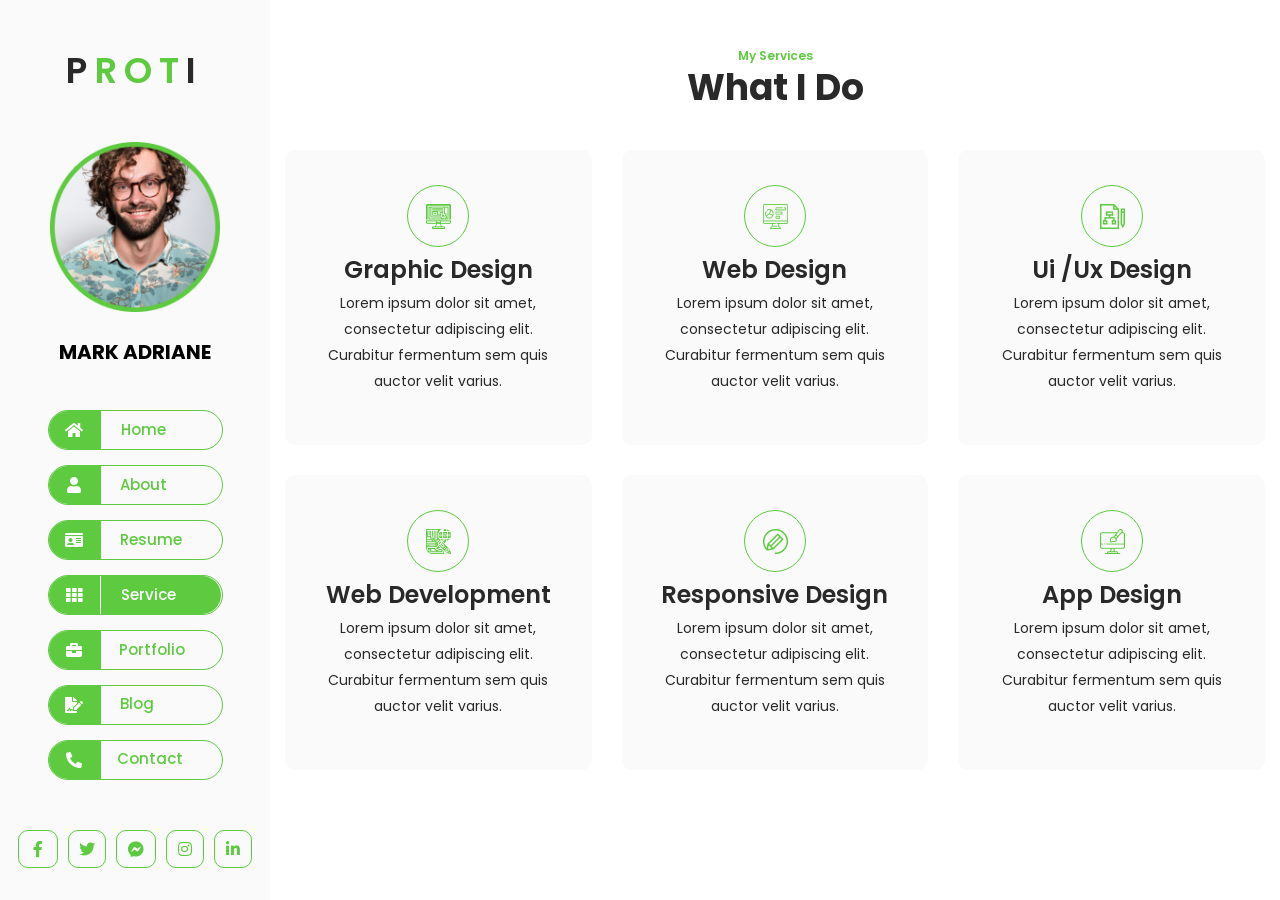
<file: service.html>
<!DOCTYPE html>
<html lang="en">

<head>
    <meta name="viewport" content="width=device-width, initial-scale=1, shrink-to-fit=no">
    <meta http-equiv="Content-Type" content="text/html; charset=utf-8">
    <!--====== USEFULL META ======-->
    <!--[if IE]>
        <meta http-equiv="X-UA-Compatible" content="IE=edge">
    <![endif]-->
    <meta http-equiv="x-ua-compatible" content="ie=edge">
    <!--  title-->
    <title>maxt - Portfolio Template</title>
    <!-- css-links-start-->
    <link rel="stylesheet" type="text/css" href="css/fontawesome-min.css">
    <link rel="stylesheet" type="text/css" href="css/bootstrap-min.css">
    <link rel="stylesheet" type="text/css" href="css/slick-slider-min.css">
    <link rel="stylesheet" type="text/css" href="css/slick-nav.css">
    <link rel="stylesheet" type="text/css" href="css/animate-min.css">
    <link rel="stylesheet" type="text/css" href="css/responsive.css">
    <link rel="stylesheet" type="text/css" href="css/theme.css">
    <!-- css-links-end-->
</head>

<body>
    <div class="d-flex main" id="wrapper">
        <div class="mobile-menu">
            <div class="menu-right">
                <button class="menu-triger">
                    <span class="bar"></span>
                    <span class="bar"></span>
                    <span class="bar"></span>
                </button>
            </div>
        </div>
        <!-- Sidebar-->
        <div class="bg-navy" id="sidebar-wrapper">
            <div class="logo-topper justify-content-center">
                <div class="logo scnd-logo">
                    <a href="index.html">
                        <h3>P<span class="clr-logo">ROT</span>I</h3>
                    </a>
                </div>
                <figure class="logo-png">
                    <a href="index.html"><img src="image/img.png" alt="logo-png"></a>
                    <div class="person-name">
                        <h3>MARK ADRIANE</h3>
                    </div>
                </figure>
            </div>
            <ul class="primary-menu">
                <li>
                    <a class="menu-item" href="index.html"><span class="icon"><i class="fas fa-home"></i></span><span class="clicker one">Home</span></a>
                </li>
                <li>
                    <a class="menu-item" href="about.html"><span class="icon"><i class="fas fa-user"></i></span><span class="clicker two">About</span></a>
                </li>
                <li>
                    <a class="menu-item" href="resume.html"><span class="icon"><i class="fas fa-id-card"></i></span><span class="clicker three">Resume</span></a>
                </li>
                <li>
                    <a class="menu-item" href="service.html"><span class="icon"><i class="fas fa-th"></i></span><span class="page-clr clicker four">Service</span></a>
                </li>
                <li>
                    <a class="menu-item" href="portfolio.html"><span class="icon"><i class="fas fa-briefcase"></i></span><span class="clicker five">Portfolio</span></a>
                </li>
                <li>
                    <a class="menu-item" href="Blog.html"><span class="icon"><i class="fas fa-file-signature"></i></span><span class="clicker six">Blog</span></a>
                </li>
                <li>
                    <a class="menu-item" href="contact.html"><span class="icon"><i class="show fas fa-phone-alt"></i></span><span class="clicker seven">Contact</span></a>
                </li>
            </ul>
            <div class="social-menu">
                <ul class="menu-list">
                    <li>
                        <a href="#"><i class="fab fa-facebook-f"></i></a>
                    </li>
                    <li>
                        <a href="#"><i class="fab fa-twitter"></i></a>
                    </li>
                    <li>
                        <a href="#"><i class="fab fa-facebook-messenger"></i></a>
                    </li>
                    <li>
                        <a href="#"><i class="fab fa-instagram"></i></a>
                    </li>
                    <li>
                        <a href="#"><i class="fab fa-linkedin-in"></i></a>
                    </li>
                </ul>
            </div>
        </div><!-- Page Content-->
        
        <div id="page-content-wrapper">
            <!--header-area/end-->
            <section class="service-area">
                <div class="container">
                    <div class="row justify-content-center">
                        <div class="menu-right d-flex"></div>
                        <div class="page-titles text-center">
                            <div class="title-h6 wow animate__fadeInUp" data-wow-delay="0.2s">
                                <h6>My Services</h6>
                            </div>
                            <div class="title-h1 wow animate__fadeInUp" data-wow-delay="0.5s">
                                <h1>What I Do</h1>
                            </div>
                        </div>
                    </div>
                    <div class="row">
                        <div class="col-lg-4">
                            <div class="service-box wow animate__fadeInRight" data-wow-delay="0.0s">
                                <div class="service-icon"><img class="img-1" src="image/green-1.png" alt="green-1"> <img class="img-2" src="image/white-1.png" alt="white-1"></div>
                                <div class="service-title">
                                    <h4>Graphic Design</h4>
                                </div>
                                <div class="service-desc">
                                    <p>Lorem ipsum dolor sit amet, consectetur adipiscing elit. Curabitur fermentum
                                        sem quis auctor velit varius.</p>
                                </div>
                            </div>
                            <div class="service-box wow animate__fadeInRight" data-wow-delay="0.3s">
                                <div class="service-icon"><img class="img-1" src="image/green-2.png" alt="green-2"> <img class="img-2" src="image/white-2.png" alt="white-2"></div>
                                <div class="service-title">
                                    <h4>Web Development</h4>
                                </div>
                                <div class="service-desc">
                                    <p>Lorem ipsum dolor sit amet, consectetur adipiscing elit. Curabitur fermentum
                                        sem quis auctor velit varius.</p>
                                </div>
                            </div>
                        </div>
                        <div class="col-lg-4">
                            <div class="service-box wow animate__fadeInRight" data-wow-delay="0.6s">
                                <div class="service-icon"><img class="img-1" src="image/green-3.png" alt="green-3"> <img class="img-2" src="image/white-3.png" alt="white-3"></div>
                                <div class="service-title">
                                    <h4>Web Design</h4>
                                </div>
                                <div class="service-desc">
                                    <p>Lorem ipsum dolor sit amet, consectetur adipiscing elit. Curabitur fermentum
                                        sem quis auctor velit varius.</p>
                                </div>
                            </div>
                            <div class="service-box wow animate__fadeInLeft" data-wow-delay="0.9s">
                                <div class="service-icon"><img class="img-1" src="image/green-4.png" alt="green-4"> <img class="img-2" src="image/white-4.png" alt="white-4"></div>
                                <div class="service-title">
                                    <h4>Responsive Design</h4>
                                </div>
                                <div class="service-desc">
                                    <p>Lorem ipsum dolor sit amet, consectetur adipiscing elit. Curabitur fermentum
                                        sem quis auctor velit varius.</p>
                                </div>
                            </div>
                        </div>
                        <div class="col-lg-4">
                            <div class="service-box wow animate__fadeInLeft" data-wow-delay="1.2s">
                                <div class="service-icon"><img class="img-1" src="image/green-5.png" alt="green-5"> <img class="img-2" src="image/white-5.png" alt="white-5"></div>
                                <div class="service-title">
                                    <h4>Ui /Ux Design</h4>
                                </div>
                                <div class="service-desc">
                                    <p>Lorem ipsum dolor sit amet, consectetur adipiscing elit. Curabitur fermentum
                                        sem quis auctor velit varius.</p>
                                </div>
                            </div>
                            <div class="service-box wow animate__fadeInLeft" data-wow-delay="1.5s">
                                <div class="service-icon"><img class="img-1" src="image/green-6.png" alt="green-6"> <img class="img-2" src="image/white-6.png" alt="white-6"></div>
                                <div class="service-title">
                                    <h4>App Design</h4>
                                </div>
                                <div class="service-desc">
                                    <p>Lorem ipsum dolor sit amet, consectetur adipiscing elit. Curabitur fermentum
                                        sem quis auctor velit varius.</p>
                                </div>
                            </div>
                        </div>
                    </div>
                </div>
            </section>
        </div>
    </div><!-- main-jquery.JS-->
    <script src="js/jquery-1.11.0-min.js"></script>

    <!-- Core theme JS-->
    <script src="js/vendor/modernizr.js"></script>
    <script src="js/slick-nav.js"></script>
    <script src="js/slick-slider-min.js"></script>
    <script src="js/waypoints-min.js"></script>
    <script src="js/wow-min.js"></script>
    <script src="js/contact-form.js"></script>
    <script src="js/jquery-counterup-min.js"></script>
    <script src="js/main.js"></script>
</body>

</html>
</file>
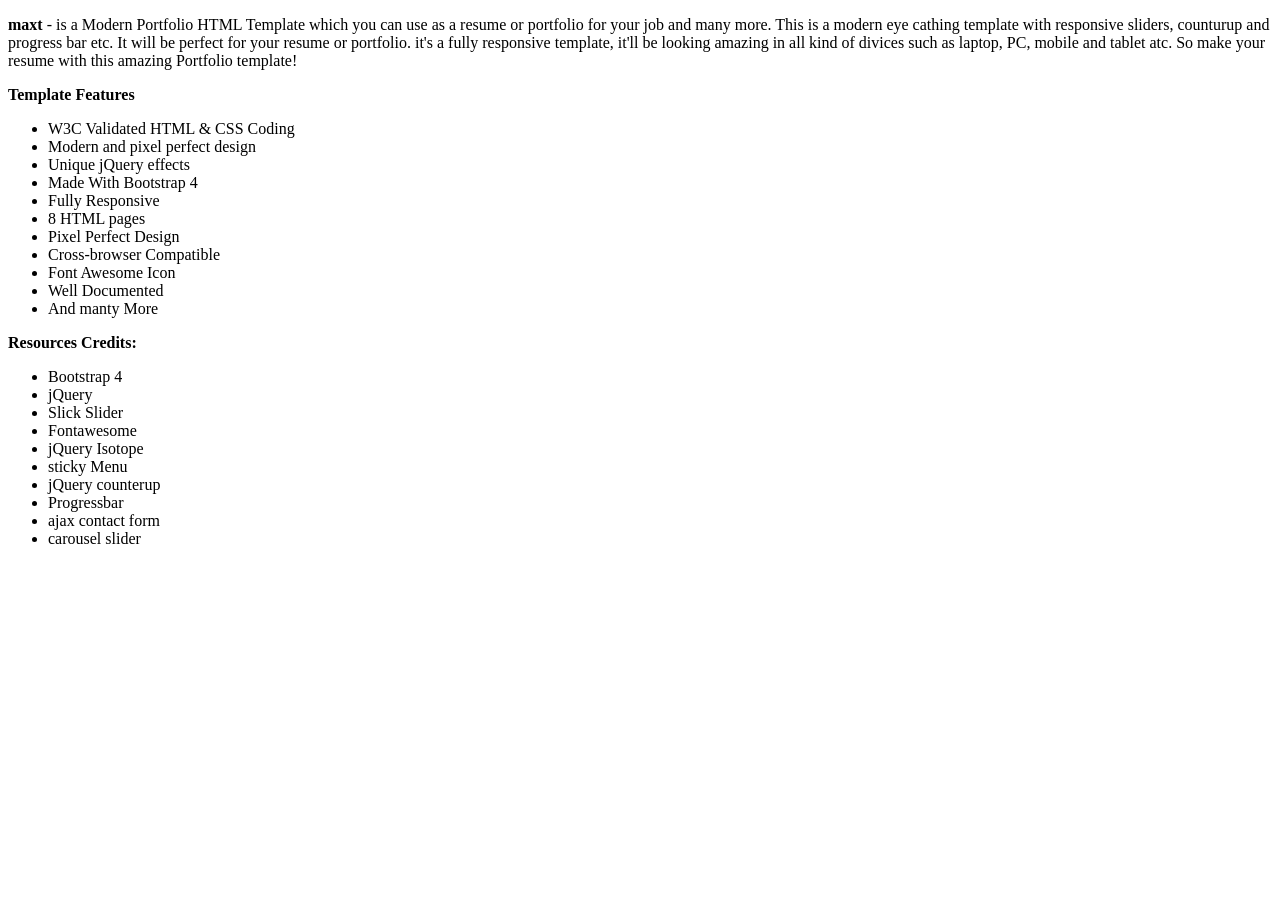
<file: description/description.html>
<!DOCTYPE html>
<html lang="en">

<head>
    <title>maxt - Description Page</title>
</head>

<body>

    <p>
        <b>maxt</b> - is a Modern Portfolio HTML Template which you can use as a resume or portfolio for your job and many more. This is a modern eye cathing template with responsive sliders, counturup and progress bar etc. It will be perfect for your resume or portfolio.

        it's a fully responsive template, it'll be looking amazing in all kind of divices such as laptop, PC, mobile and tablet atc.

        So make your resume with this amazing Portfolio template!
    <p>

    <b>Template Features</b>
    <ul>
        <li>W3C Validated HTML &amp; CSS Coding</li>
        <li>Modern and pixel perfect design</li>
        <li>Unique jQuery effects</li>
        <li>Made With Bootstrap 4</li>
        <li>Fully Responsive</li>
        <li>8 HTML pages</li>
        <li>Pixel Perfect Design</li>
        <li>Cross-browser Compatible</li>
        <li>Font Awesome Icon</li>
        <li>Well Documented</li>
        <li>And manty More</li>
    </ul>

    <b>Resources Credits:</b>
    <ul>
        <li>Bootstrap 4</li>
        <li>jQuery</li>
        <li>Slick Slider</li>
        <li>Fontawesome</li>
        <li>jQuery Isotope</li>
        <li>sticky Menu</li>
        <li>jQuery counterup</li>
        <li>Progressbar</li>
        <li>ajax contact form</li>
        <li>carousel slider</li>
    </ul>
</body>

</html>
</file>
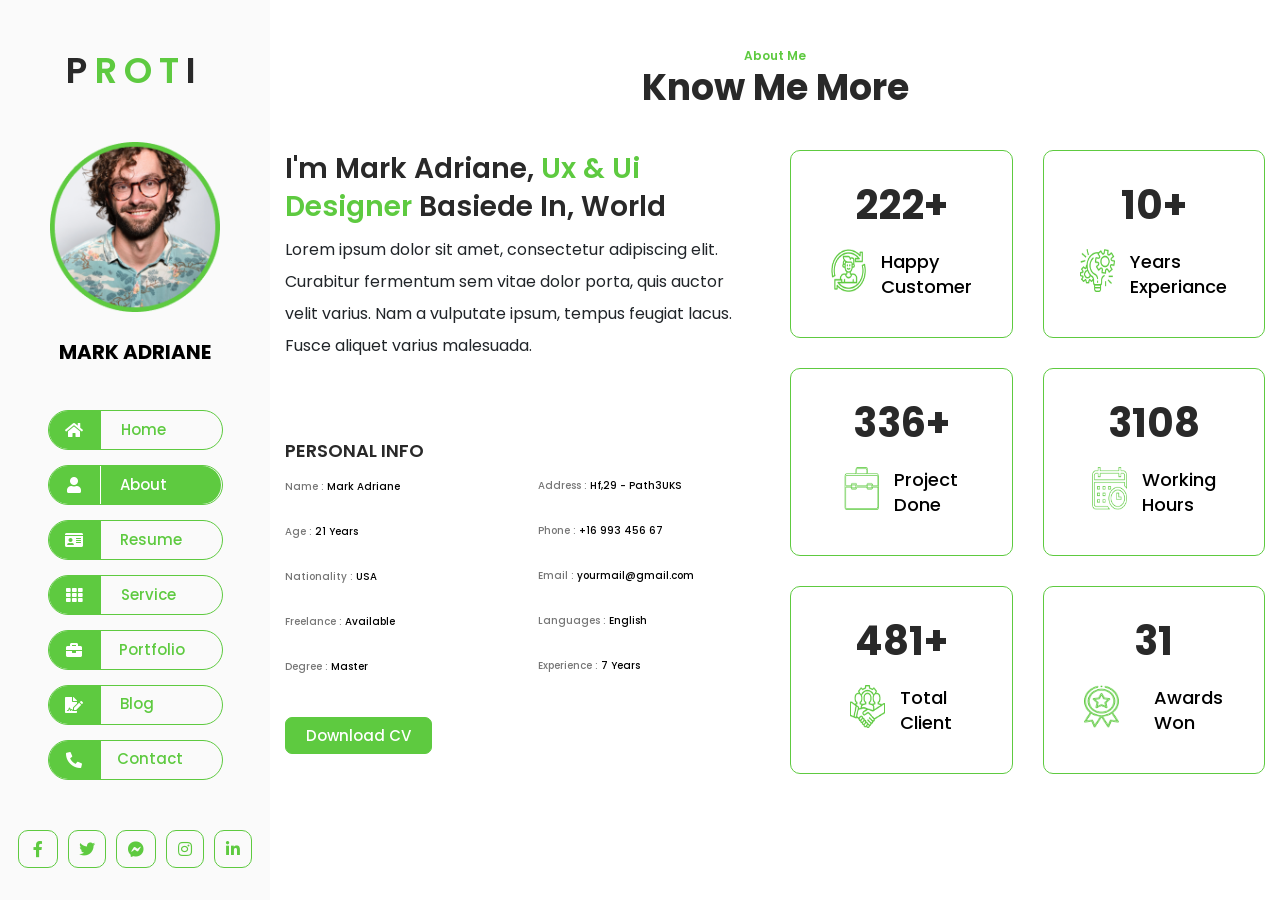
<file: maxt/about.html>
<!DOCTYPE html>
 <html lang="en">

 <head>
     <meta name="viewport" content="width=device-width, initial-scale=1, shrink-to-fit=no">
     <meta http-equiv="Content-Type" content="text/html; charset=utf-8">
     <!--====== USEFULL META ======-->
     <!--[if IE]>
        <meta http-equiv="X-UA-Compatible" content="IE=edge">
    <![endif]-->
     <meta http-equiv="x-ua-compatible" content="ie=edge">
     <title>maxt - Portfolio Template</title>
     <!-- CSS-links-->
     <link rel="stylesheet" type="text/css" href="css/fontawesome-min.css">
     <link rel="stylesheet" type="text/css" href="css/bootstrap-min.css">
     <link rel="stylesheet" type="text/css" href="css/slick-slider-min.css">
     <link rel="stylesheet" type="text/css" href="css/slick-nav.css">
     <link rel="stylesheet" type="text/css" href="css/responsive.css">
     <link rel="stylesheet" type="text/css" href="css/theme.css">
 </head>

 <body>
     <div class="d-flex main" id="wrapper">
         <div class="mobile-menu">
             <div class="menu-right">
                 <button class="menu-triger">
                     <span class="bar"></span>
                     <span class="bar"></span>
                     <span class="bar"></span>
                 </button>
             </div>
         </div>
         <!-- Sidebar-->
         <div class="bg-navy" id="sidebar-wrapper">
             <div class="logo-topper justify-content-center">
                 <div class="logo scnd-logo">
                     <a href="index.html">
                         <h3>P<span class="clr-logo">ROT</span>I</h3>
                     </a>
                 </div>
                 <figure class="logo-png">
                     <a href="index.html"><img src="image/img.png" alt="logo-png"></a>
                     <div class="person-name">
                         <h3>MARK ADRIANE</h3>
                     </div>
                 </figure>
             </div>
             <ul class="primary-menu">
                 <li>
                     <a class="menu-item" href="index.html"><span class="icon"><i class="fas fa-home"></i></span><span class="clicker one">Home</span></a>
                 </li>

                 <li>
                     <a class="menu-item" href="about.html"><span class="icon"><i class="fas fa-user"></i></span><span class="page-clr clicker two">About</span></a>
                 </li>
                 <li>
                     <a class="menu-item" href="resume.html"><span class="icon"><i class="fas fa-id-card"></i></span><span class="clicker three">Resume</span></a>
                 </li>
                 <li>
                     <a class="menu-item" href="service.html"><span class="icon"><i class="fas fa-th"></i></span><span class="clicker four">Service</span></a>
                 </li>
                 <li>
                     <a class="menu-item" href="portfolio.html"><span class="icon"><i class="fas fa-briefcase"></i></span><span class="clicker five">Portfolio</span></a>
                 </li>
                 <li>
                     <a class="menu-item" href="Blog.html"><span class="icon"><i class="fas fa-file-signature"></i></span><span class="clicker six">Blog</span></a>
                 </li>
                 <li>
                     <a class="menu-item" href="contact.html"><span class="icon"><i class="show fas fa-phone-alt"></i></span><span class="clicker seven">Contact</span></a>
                 </li>
             </ul>
             <div class="social-menu">
                 <ul class="menu-list">
                     <li>
                         <a href="#"><i class="fab fa-facebook-f"></i></a>
                     </li>
                     <li>
                         <a href="#"><i class="fab fa-twitter"></i></a>
                     </li>
                     <li>
                         <a href="#"><i class="fab fa-facebook-messenger"></i></a>
                     </li>
                     <li>
                         <a href="#"><i class="fab fa-instagram"></i></a>
                     </li>
                     <li>
                         <a href="#"><i class="fab fa-linkedin-in"></i></a>
                     </li>
                 </ul>
             </div>
         </div>
         <!-- Page Content-->
         <div id="page-content-wrapper">
             <!--header-area/end-->
             <section class="about-area">
                 <div class="container">
                     <div class="row justify-content-center">
                         <div class="menu-right d-flex"></div>
                         <div class="page-titles text-center">
                             <div class="title-h6">
                                 <h6>About Me</h6>
                             </div>
                             <div class="title-h1">
                                 <h1>Know Me More</h1>
                             </div>
                         </div>
                     </div>
                     <div class="row">
                         <div class="col-lg-6">
                             <div class="about-head">
                                 <div class="about-headline">
                                     <h1>I'm Mark Adriane, <span class="text-green">Ux & Ui Designer</span> Basiede In, World</h1>
                                 </div>
                                 <p>Lorem ipsum dolor sit amet, consectetur adipiscing elit. Curabitur fermentum sem vitae dolor porta, quis auctor velit varius. Nam a vulputate ipsum, tempus feugiat lacus. Fusce aliquet varius malesuada.</p>
                             </div>
                             <div class="row">
                                 <div class="col-lg-6">
                                     <div class="info-box">
                                         <div class="info-title">
                                             <h4>PERSONAL INFO</h4>
                                         </div>
                                         <ul class="info-lines">
                                             <li><span class="red-clr">Name :</span> Mark Adriane</li>
                                             <li><span class="red-clr">Age :</span> 21 Years</li>
                                             <li><span class="red-clr">Nationality :</span> USA</li>
                                             <li><span class="red-clr">Freelance :</span> Available</li>
                                             <li><span class="red-clr">Degree :</span> Master</li>
                                         </ul>
                                         <div class="download-cv-btn">
                                             <a href="#">Download CV</a>
                                         </div>
                                     </div>
                                 </div>
                                 <div class="col-lg-6">
                                     <div class="info-box top-70">
                                         <ul class="info-lines">
                                             <li><span class="red-clr">Address :</span> Hf,29 - Path3UKS</li>
                                             <li><span class="red-clr">Phone :</span> +16 993 456 67</li>
                                             <li><span class="red-clr">Email :</span> yourmail@gmail.com</li>
                                             <li><span class="red-clr">Languages :</span> English</li>
                                             <li><span class="red-clr">Experience :</span> 7 Years</li>
                                         </ul>
                                     </div>
                                 </div>
                             </div>
                         </div>
                         <div class="col-lg-3 text-right">
                             <div class="counter-boxes">
                                 <div class="counter-box count-1">
                                     <div class="counter-number">
                                         <span class="count">248</span>+
                                     </div>
                                     <div class="icon-and-sub d-flex justify-content-center text-center">
                                         <img src="image/count-1.png" alt="count-1.png">
                                         <h5 class="counter-title">Happy<br>
                                             Customer</h5>
                                     </div>
                                 </div>
                             </div>
                             <div class="counter-boxes">
                                 <div class="counter-box count-2">
                                     <div class="counter-number">
                                         <span class="count">375</span>+
                                     </div>
                                     <div class="icon-and-sub d-flex justify-content-center text-center">
                                         <img src="image/count-3.png" alt="count-1.png">
                                         <h5 class="counter-title">Project<br>
                                             Done</h5>
                                     </div>
                                 </div>
                             </div>
                             <div class="counter-boxes">
                                 <div class="counter-box count-3">
                                     <div class="counter-number">
                                         <span class="count">540</span>+
                                     </div>
                                     <div class="icon-and-sub d-flex justify-content-center text-center">
                                         <img src="image/count-5.png" alt="count-1.png">
                                         <h5 class="counter-title">Total<br>
                                             Client</h5>
                                     </div>
                                 </div>
                             </div>
                         </div>
                         <div class="col-lg-3 text-left">
                             <div class="counter-boxes">
                                 <div class="counter-box count-4">
                                     <div class="counter-number">
                                         <span class="count">12</span>+
                                     </div>
                                     <div class="icon-and-sub d-flex justify-content-center text-center">
                                         <img src="image/count-2.png" alt="count-1.png">
                                         <h5 class="counter-title">Years<br>
                                             Experiance</h5>
                                     </div>
                                 </div>
                             </div>
                             <div class="counter-boxes">
                                 <div class="counter-box count-5">
                                     <div class="counter-number">
                                         <span class="count">3485</span>
                                     </div>
                                     <div class="icon-and-sub d-flex justify-content-center text-center">
                                         <img src="image/count-4.png" alt="count-1.png">
                                         <h5 class="counter-title">Working<br>
                                             Hours</h5>
                                     </div>
                                 </div>
                             </div>
                             <div class="counter-boxes">
                                 <div class="counter-box count-6">
                                     <div class="counter-number">
                                         <span class="count">35</span>
                                     </div>
                                     <div class="icon-and-sub d-flex justify-content-center text-center">
                                         <img src="image/count-6.png" alt="count-1.png">
                                         <h5 class="counter-title">Awards<br>
                                             Won</h5>
                                     </div>
                                 </div>
                             </div>
                         </div>
                     </div>
                 </div>
             </section>
         </div>
     </div>
     <!--main-JS-->
     <script src="js/jquery-1.11.0-min.js"></script>
     <!-- js-files-->
     <script src="js/vendor/modernizr.js"></script>
     <script src="js/slick-nav.js"></script>
     <script src="js/slick-slider-min.js"></script>
     <script src="js/waypoints-min.js"></script>
     <script src="js/jquery-counterup-min.js"></script>
     <script src="js/main.js"></script>
     <!-- js-files-->
 </body>

 </html>
</file>
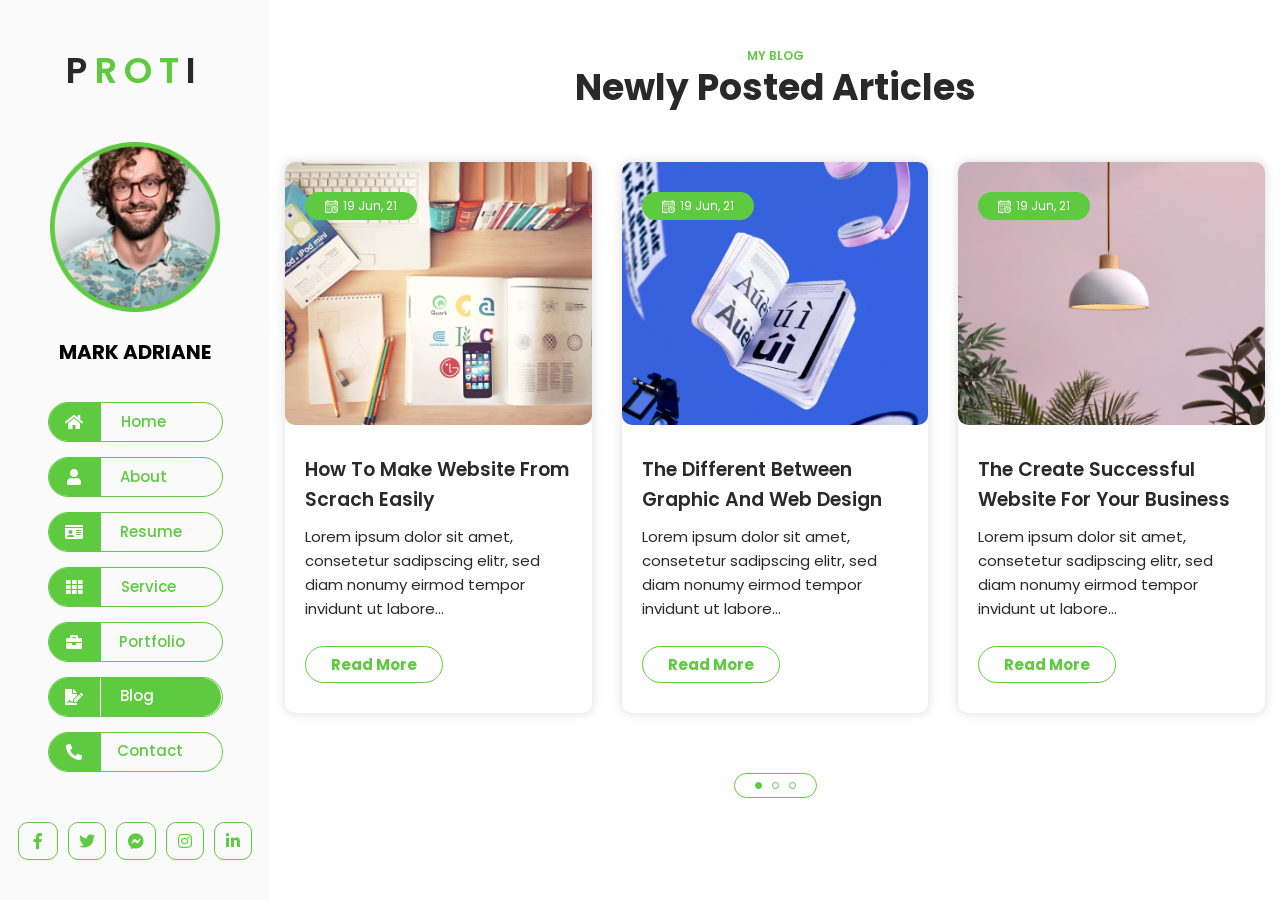
<file: maxt/Blog.html>
<!DOCTYPE html>
<html lang="en">

<head>
    <meta name="viewport" content="width=device-width, initial-scale=1, shrink-to-fit=no">
    <meta http-equiv="Content-Type" content="text/html; charset=utf-8">
    <!--====== USEFULL META ======-->
    <!--[if IE]>
        <meta http-equiv="X-UA-Compatible" content="IE=edge">
    <![endif]-->
    <meta http-equiv="x-ua-compatible" content="ie=edge">
    <!--  title-->
    <title>maxt - Portfolio Template</title>
    <!--  CSS-links-->
    <link rel="stylesheet" type="text/css" href="css/fontawesome-min.css">
    <link rel="stylesheet" type="text/css" href="css/bootstrap-min.css">
    <link rel="stylesheet" type="text/css" href="css/slick-slider-min.css">
    <link rel="stylesheet" type="text/css" href="css/slick-nav.css">
    <link rel="stylesheet" type="text/css" href="css/responsive.css">
    <link rel="stylesheet" type="text/css" href="css/common-min.css">
    <link rel="stylesheet" type="text/css" href="css/owl-carousel-min.css">
    <link rel="stylesheet" type="text/css" href="css/theme.css">
    <!--  CSS-links-->
    <!-- carousel-scripts-->
    <script src="https://code.jquery.com/jquery-3.5.1.js"></script>
    <script src="https://cdnjs.cloudflare.com/ajax/libs/OwlCarousel2/2.3.4/owl.carousel.min.js"></script>
    <!-- carousel-scripts-->
</head>

<body>
    <div class="d-flex main" id="wrapper">
        <div class="mobile-menu">
            <div class="menu-right">
                <button class="menu-triger">
                    <span class="bar"></span>
                    <span class="bar"></span>
                    <span class="bar"></span>
                </button>
            </div>
        </div>
        <!-- Sidebar-->
        <div class="bg-navy" id="sidebar-wrapper">
            <div class="logo-topper justify-content-center">
                <div class="logo scnd-logo">
                    <a href="index.html">
                        <h3>P<span class="clr-logo">ROT</span>I</h3>
                    </a>
                </div>
                <figure class="logo-png">
                    <a href="index.html"><img src="image/img.png" alt="logo-png"></a>
                    <div class="person-name">
                        <h3>MARK ADRIANE</h3>
                    </div>
                </figure>
            </div>
            <ul class="primary-menu">
                <li>
                    <a class="menu-item" href="index.html"><span class="icon"><i class="fas fa-home"></i></span><span class="clicker one">Home</span></a>
                </li>

                <li>
                    <a class="menu-item" href="about.html"><span class="icon"><i class="fas fa-user"></i></span><span class="clicker two">About</span></a>
                </li>
                <li>
                    <a class="menu-item" href="resume.html"><span class="icon"><i class="fas fa-id-card"></i></span><span class="clicker three">Resume</span></a>
                </li>
                <li>
                    <a class="menu-item" href="service.html"><span class="icon"><i class="fas fa-th"></i></span><span class="clicker four">Service</span></a>
                </li>
                <li>
                    <a class="menu-item" href="portfolio.html"><span class="icon"><i class="fas fa-briefcase"></i></span><span class="clicker five">Portfolio</span></a>
                </li>
                <li>
                    <a class="menu-item" href="Blog.html"><span class="icon"><i class="fas fa-file-signature"></i></span><span class="page-clr clicker six">Blog</span></a>
                </li>
                <li>
                    <a class="menu-item" href="contact.html"><span class="icon"><i class="show fas fa-phone-alt"></i></span><span class="clicker seven">Contact</span></a>
                </li>
            </ul>
            <div class="social-menu">
                <ul class="menu-list">
                    <li>
                        <a href="#"><i class="fab fa-facebook-f"></i></a>
                    </li>
                    <li>
                        <a href="#"><i class="fab fa-twitter"></i></a>
                    </li>
                    <li>
                        <a href="#"><i class="fab fa-facebook-messenger"></i></a>
                    </li>
                    <li>
                        <a href="#"><i class="fab fa-instagram"></i></a>
                    </li>
                    <li>
                        <a href="#"><i class="fab fa-linkedin-in"></i></a>
                    </li>
                </ul>
            </div>
        </div>
        <!-- Page Content-->
        <div id="page-content-wrapper">
            <section class="blog-area">
                <div class="container">
                    <div class="row">
                        <div class="col-lg-12 justify-content-center">
                            <div class="menu-right d-flex"></div>
                            <div class="page-titles text-center">
                                <div class="title-h6">
                                    <h6>MY BLOG</h6>
                                </div>
                                <div class="title-h1">
                                    <h1>Newly Posted Articles</h1>
                                </div>
                            </div>
                        </div>
                    </div>
                    <div class="row">
                        <div class="col-lg-12 pl-0 pr-0">
                            <div class="carousel owl-carousel">
                                <div class="blg-box">
                                    <figure class="blg-img">
                                        <img src="image/blg-01.png" class="img-big" alt="blg-01.png">
                                        <div class="smalll-imfo blg-imfo d-flex">
                                            <a href="#"><img src="image/wt-blg-icn.png" alt="blg-icon2.png">19 Jun, 21</a>
                                        </div>
                                    </figure>
                                    <div class="inner-bx">
                                        <div class="blg-title">
                                            <a href="inner-blog.html">
                                                <h4>How To Make Website From Scrach Easily</h4>
                                            </a>
                                        </div>
                                        <p>Lorem ipsum dolor sit amet, consetetur sadipscing elitr, sed diam nonumy eirmod tempor invidunt ut labore...</p>
                                        <div class="blg-btn d-flex">
                                            <a href="inner-blog.html" class="button-three">Read More</a>
                                        </div>
                                    </div>
                                </div>
                                <div class="blg-box">
                                    <figure class="blg-img">
                                        <img src="image/blg-02.png" class="img-big" alt="blg-02.png">
                                        <div class="smalll-imfo blg-imfo d-flex">
                                            <a href="#"><img src="image/wt-blg-icn.png" alt="blg-icon2.png">19 Jun, 21</a>
                                        </div>
                                    </figure>
                                    <div class="inner-bx">
                                        <div class="blg-title">
                                            <a href="inner-blog.html">
                                                <h4>The Different Between Graphic And Web Design</h4>
                                            </a>
                                        </div>
                                        <p>Lorem ipsum dolor sit amet, consetetur sadipscing elitr, sed diam nonumy eirmod tempor invidunt ut labore...</p>
                                        <div class="blg-btn d-flex">
                                            <a href="inner-blog.html" class="button-three">Read More</a>
                                        </div>
                                    </div>
                                </div>
                                <div class="blg-box">
                                    <figure class="blg-img">
                                        <img src="image/blg-03.png" class="img-big" alt="blg-03.png">
                                        <div class="smalll-imfo blg-imfo d-flex">
                                            <a href="#"><img src="image/wt-blg-icn.png" alt="blg-icon2.png">19 Jun, 21</a>
                                        </div>
                                    </figure>
                                    <div class="inner-bx">
                                        <div class="blg-title">
                                            <a href="inner-blog.html">
                                                <h4>The Create Successful Website For Your Business</h4>
                                            </a>
                                        </div>
                                        <p>Lorem ipsum dolor sit amet, consetetur sadipscing elitr, sed diam nonumy eirmod tempor invidunt ut labore...</p>
                                        <div class="blg-btn d-flex">
                                            <a href="inner-blog.html" class="button-three">Read More</a>
                                        </div>
                                    </div>
                                </div>
                                <div class="blg-box">
                                    <figure class="blg-img">
                                        <img src="image/blg-01.png" class="img-big" alt="blg-01.png">
                                        <div class="smalll-imfo blg-imfo d-flex">
                                            <a href="#"><img src="image/wt-blg-icn.png" alt="blg-icon2.png">19 Jun, 21</a>
                                        </div>
                                    </figure>
                                    <div class="inner-bx">
                                        <div class="blg-title">
                                            <a href="inner-blog.html">
                                                <h4>How To Make Website From Scrach Easily</h4>
                                            </a>
                                        </div>
                                        <p>Lorem ipsum dolor sit amet, consetetur sadipscing elitr, sed diam nonumy eirmod tempor invidunt ut labore...</p>
                                        <div class="blg-btn d-flex">
                                            <a href="inner-blog.html" class="button-three">Read More</a>
                                        </div>
                                    </div>
                                </div>
                                <div class="blg-box">
                                    <figure class="blg-img">
                                        <img src="image/blg-02.png" class="img-big" alt="blg-02.png">
                                        <div class="smalll-imfo blg-imfo d-flex">
                                            <a href="#"><img src="image/wt-blg-icn.png" alt="blg-icon2.png">19 Jun, 21</a>
                                        </div>
                                    </figure>
                                    <div class="inner-bx">
                                        <div class="blg-title">
                                            <a href="inner-blog.html">
                                                <h4>The Different Between Graphic And Web Design</h4>
                                            </a>
                                        </div>
                                        <p>Lorem ipsum dolor sit amet, consetetur sadipscing elitr, sed diam nonumy eirmod tempor invidunt ut labore...</p>
                                        <div class="blg-btn d-flex">
                                            <a href="inner-blog.html" class="button-three">Read More</a>
                                        </div>
                                    </div>
                                </div>
                                <div class="blg-box">
                                    <figure class="blg-img">
                                        <img src="image/blg-03.png" class="img-big" alt="blg-03.png">
                                        <div class="smalll-imfo blg-imfo d-flex">
                                            <a href="#"><img src="image/wt-blg-icn.png" alt="blg-icon2.png">19 Jun, 21</a>
                                        </div>
                                    </figure>
                                    <div class="inner-bx">
                                        <div class="blg-title">
                                            <a href="inner-blog.html">
                                                <h4>The Create Successful Website For Your Business</h4>
                                            </a>
                                        </div>
                                        <p>Lorem ipsum dolor sit amet, consetetur sadipscing elitr, sed diam nonumy eirmod tempor invidunt ut labore...</p>
                                        <div class="blg-btn d-flex">
                                            <a href="inner-blog.html" class="button-three">Read More</a>
                                        </div>
                                    </div>
                                </div>
                                <div class="blg-box">
                                    <figure class="blg-img">
                                        <img src="image/blg-01.png" class="img-big" alt="blg-01.png">
                                        <div class="smalll-imfo blg-imfo d-flex">
                                            <a href="#"><img src="image/wt-blg-icn.png" alt="blg-icon2.png">19 Jun, 21</a>
                                        </div>
                                    </figure>
                                    <div class="inner-bx">
                                        <div class="blg-title">
                                            <a href="inner-blog.html">
                                                <h4>How To Make Website From Scrach Easily</h4>
                                            </a>
                                        </div>
                                        <p>Lorem ipsum dolor sit amet, consetetur sadipscing elitr, sed diam nonumy eirmod tempor invidunt ut labore...</p>
                                        <div class="blg-btn d-flex">
                                            <a href="inner-blog.html" class="button-three">Read More</a>
                                        </div>
                                    </div>
                                </div>
                                <div class="blg-box">
                                    <figure class="blg-img">
                                        <img src="image/blg-02.png" class="img-big" alt="blg-02.png">
                                        <div class="smalll-imfo blg-imfo d-flex">
                                            <a href="#"><img src="image/wt-blg-icn.png" alt="blg-icon2.png">19 Jun, 21</a>
                                        </div>
                                    </figure>
                                    <div class="inner-bx">
                                        <div class="blg-title">
                                            <a href="inner-blog.html">
                                                <h4>The Different Between Graphic And Web Design</h4>
                                            </a>
                                        </div>
                                        <p>Lorem ipsum dolor sit amet, consetetur sadipscing elitr, sed diam nonumy eirmod tempor invidunt ut labore...</p>
                                        <div class="blg-btn d-flex">
                                            <a href="inner-blog.html" class="button-three">Read More</a>
                                        </div>
                                    </div>
                                </div>
                                <div class="blg-box">
                                    <figure class="blg-img">
                                        <img src="image/blg-03.png" class="img-big" alt="blg-03.png">
                                        <div class="smalll-imfo blg-imfo d-flex">
                                            <a href="#"><img src="image/wt-blg-icn.png" alt="blg-icon2.png">19 Jun, 21</a>
                                        </div>
                                    </figure>
                                    <div class="inner-bx">
                                        <div class="blg-title">
                                            <a href="inner-blog.html">
                                                <h4>The Create Successful Website For Your Business</h4>
                                            </a>
                                        </div>
                                        <p>Lorem ipsum dolor sit amet, consetetur sadipscing elitr, sed diam nonumy eirmod tempor invidunt ut labore...</p>
                                        <div class="blg-btn d-flex">
                                            <a href="inner-blog.html" class="button-three">Read More</a>
                                        </div>
                                    </div>
                                </div>
                            </div>
                        </div>
                    </div>
                </div>
            </section>
        </div>
    </div>
    <script>
        $(".carousel").owlCarousel({
            loop: false,
            autoplay: true,
            autoplayTimeout: 2000,
            autoplayHoverPause: true,
            responsive: {
                0: {
                    items: 1,
                    nav: false
                },
                500: {
                    items: 1,
                    nav: false
                },
                600: {
                    items: 2,
                    nav: false
                },
                992: {
                    items: 2,
                    nav: false
                },
                1168: {
                    items: 3,
                    nav: false
                }
            }
        });

    </script>
    <!---main-JS-file-->
    <script src="js/jquery-1.11.0-min.js"></script>
    <!--JS-files-->
    <script src="js/vendor/modernizr.js"></script>
    <script src="js/slick-nav.js"></script>
    <script src="js/jquery-counterup-min.js"></script>
    <script src="js/slick-slider-min.js"></script>
    <script src="js/waypoints-min.js"></script>
    <script src="js/main.js"></script>
</body>

</html>
</file>
<file: css/responsive.css>
@media only screen and (min-width: 992px) and (max-width: 1350px) {
    .counter-box {
        padding-left: 0px !important;
        padding-right: 0px !important;
        width: 100% !important;
    }

    .icon-and-sub img {
        width: 35px !important;
        height: 43px !important;
    }

    .counter-number {
        font-size: 40px !important;
    }

    .info-lines li {
        font-size: 10px !important;
    }

    .info-title h4 {
        font-size: 18px !important;
    }

}

@media only screen and (min-width: 992px) and (max-width: 1167px) {
    .about-area .col-lg-3 {
        -webkit-box-flex: 0 !important;
        -ms-flex: 0 0 25% !important;
        flex: 0 0 250% !important;
        max-width: 35% !important;
        text-align: center !important;
    }

    .about-area .row:nth-child(2) {
        margin-bottom: 40px;
        -ms-flex-pack: distribute;
        justify-content: space-around;
    }

    .service-area .col-lg-4 {
        -ms-flex: 0 0 33.3333333333% !important;
        -webkit-box-flex: 2 !important;
        flex: 2 0 35.333333% !important;
        max-width: 100% !important;
    }

    .link-title a h5 {
        font-size: 11px !important;
        line-height: 16px !important;
    }


}

@media only screen and (min-width: 767px) and (max-width: 1299px) {
    .contact-area .col-lg-3 {
        -ms-flex: 0 0 33.3333333333% !important;
        -webkit-box-flex: 2 !important;
        flex: 2 0 35.333333% !important;
        max-width: 100% !important;
    }

    .contact-1,
    .contact-3 {
        float: right;
    }

    .contact-box {
        margin-bottom: 30px !important;

    }
}

@media only screen and (min-width: 1850px) {
    .contact-box {
        width: calc(100% - 90px) !important;
        height: calc(100% + 90px) !important;
    }
}

@media only screen and (min-width: 1370px) and (max-width: 1849px) {
    .contact-box {
        width: 100% !important;
        height: calc(100% - 5px) !important;
    }
}

@media only screen and (min-width: 1370px) {

    .contact-address h6 {
        padding: 0 !important;
        line-height: 10px !important;
    }

    .contact-h5 h5 {
        line-height: 0px !important;
        font-size: 20px !important;
    }

    .contact-icn img {
        top: 35px !important;
    }
}

@media only screen and (min-width: 992px) and (max-width: 1004px) {
    .smalll-imfo a {
        font-size: 10px !important;
        line-height: 12px;
    }
}

@media only screen and (min-width: 0px) and (max-width: 499px) {
    .blog-wrapper {
        padding: 80px 5px 30px 5px !important;
        max-width: 100% !important;
        margin-left: 0px !important;
        margin-right: 0px !important;
    }

    .inner-blog-area p {
        font-size: 12px !important;
        line-height: 23px !important;
    }

    .admin-skills.d-flex {
        display: block !important;
    }

    .admin-skills a {
        font-size: 9px !important;
        line-height: 11px !important;
        padding: 5px 10px 5px 10px !important;
        margin-right: 15px !important;
    }

    .commentor-name-nd-date {
        display: inherit !important;
        -webkit-box-pack: justify !important;
        -ms-flex-pack: justify !important;
        justify-content: space-between !important;
    }

    .cmnt-icon img {
        width: 60px !important;
        height: 60px !important;
    }

    .cmnt-box.box-2 {
        margin-left: 20px !important;
    }

    input#Search {
        padding-right: 15px !important;
    }

}

@media only screen and (min-width: 0px) and (max-width: 1250px) {
    .date-time {
        position: inherit !important;
        right: 0px !important;
    }

    .cmnt-box.box-2 {
        margin-left: 20px !important;
    }
}

@media only screen and (min-width: 0px) and (max-width: 991px) {
    .row.gallery .col-lg-4 {
        -webkit-box-pack: center !important;
        -ms-flex-pack: center !important;
        justify-content: center !important;
        display: -webkit-inline-box !important;
        display: -ms-inline-flexbox !important;
        display: inline-flex !important;
    }

    .gallery-pic {
        margin-right: 30px !important;
    }

    .gallery-pic:last-child {
        margin-bottom: 0 !important;
    }

    .cmnt-icon.d-flex img {
        width: 100px !important;
        height: 100px !important;
    }

    .cmnt-box {
        padding-right: 15px !important;
    }

    .service-area {
        margin: 30px !important;
    }


}

/*--------------------------
02. mainmenu-area
--------------------------*/

@media only screen and (min-width: 0px) and (max-width: 991px) {
    .counter-boxes {
        text-align: center !important;
    }

    .about-area {
        margin: 20px;
    }

    .about-area .row:nth-child(2) {
        padding-bottom: 40px;
        text-align: center
    }

    .contact-area .form-button {
        margin-top: 20px !important;
        margin-bottom: 65px !important;
    }

    .details-box {
        margin-bottom: 30px !important;
    }

}

@media only screen and (min-width: 500px) and (max-width: 991px) {

    .button-two {
        padding: 5px 20px !important;
        font-size: 12px !important;
    }

    .header-area p {
        font-size: 10px !important;
        line-height: 20px !important;
    }

    .big-h1 h1 {
        font-size: 35px !important;
        line-height: 30px !important;
    }

    .big-h3 h3 {
        font-size: 30px !important;
        line-height: 25px !important;
    }

    i.fa.fa-angle-right,
    i.fa.fa-angle-left {
        font-size: 20px !important;
        padding: 5px 12px 5px 12px !important;
    }
}

@media only screen and (min-width: 0px) and (max-width: 499px) {
    .button-two {
        padding: 5px 20px !important;
        font-size: 12px !important;
    }

    .header-area p {
        font-size: 7px !important;
        line-height: 15px !important;
        padding-top: 0 !important;
        padding-bottom: 15px !important;
    }

    .big-h1 h1 {
        font-size: 25px !important;
        line-height: 30px !important;
        padding-bottom: 0 !important;
    }

    .big-h3 h3 {
        font-size: 25px !important;
        line-height: 25px !important;
        padding-bottom: 0 !important;
    }

    i.fa.fa-angle-right,
    i.fa.fa-angle-left {
        font-size: 20px !important;
        padding: 5px 12px 5px 12px !important;
    }

    .header-area .slick-next {
        right: 50px !important;
    }

    .title-h1 h1 {
        font-size: 30px !important;
        line-height: 40px !important;
    }

    span.percent {
        top: -25px !important;
        right: -2px !important;
        padding: 12px 2px 10px 4px !important;
        font-size: 8px !important;
        line-height: 10px !important;

    }

    .service-area p {
        font-size: 11px !important;
        line-height: 20px !important;
    }

    .service-title h4 {
        font-size: 20px !important;
        line-height: 24px !important;
    }

}




@media only screen and (min-width: 0px) and (max-width: 499px) {


    .slick-next span.angle-two {
        -webkit-transform: rotateZ(40deg) translateX(1px) translateY(-2px) !important;
        transform: rotateZ(40deg) translateX(1px) translateY(-2px) !important;
    }

    .slick-next span.angle-one {
        -webkit-transform: translateY(7px) rotateZ(135deg) translateX(-3px) !important;
        transform: translateY(7px) rotateZ(135deg) translateX(-3px) !important;
    }

    span.angle-one,
    span.angle-two {
        width: 10px !important;
        margin-bottom: 2px !important;
    }

    i.angle-right,
    i.angle-left {
        width: 34px !important;
        height: 34px !important;
    }

    .slick-prev span.angle-two {
        -webkit-transform: rotateZ(-40deg) translateX(0px) translateY(-2.5px) !important;
        transform: rotateZ(-40deg) translateX(0px) translateY(-2.5px) !important;
    }

    .slick-prev span.angle-one {
        -webkit-transform: translateY(6px) rotateZ(40deg) translateX(-3px) !important;
        transform: translateY(6px) rotateZ(40deg) translateX(-3px) !important;
    }
}


@media only screen and (min-width: 0px) and (max-width: 1167px) {
    .cmnt-icon.d-flex {
        display: inherit !important;
    }

}

@media only screen and (min-width: 0px) and (max-width: 380px) {
    .about-area .counter-box {
        padding-left: 0px !important;
        padding-right: 0px !important;
        width: 100% !important;
    }

    .about-area .counter-box {
        padding-left: 0px !important;
        padding-right: 0px !important;
        width: 100% !important;
    }

    .header-bttns.d-flex {
        display: inherit !important;
    }

    i.angle-right,
    i.angle-left {
        width: 34px !important;
        height: 34px !important;
    }

    .header-area p {
        font-size: 7px !important;
        line-height: 12px !important;
    }

    .big-h1 h1 {
        font-size: 22px !important;
        line-height: 28px !important;
    }

    .button-two {
        margin-right: 0px !important;
    }

}

@media only screen and (min-width: 0px) and (max-width: 767px) {
    .portfolio-area .mb-30 {
        margin-bottom: 35px !important;
    }

    .portfolio-area .mb-20 {
        margin-bottom: 0px !important;
        margin-right: 15px !important;
        margin-left: 10px !important;
    }

    .portfolio-area .row {
        margin: 20px !important;
    }

    .portfolio-area .mt-30 {
        margin-top: 30px !important;
    }

    .contact-area .row.row3 {
        -webkit-box-pack: center !important;
        -ms-flex-pack: center !important;
        justify-content: center !important;
        display: grid !important;
    }

    .work-items .col-md-4 {
        display: inline-grid !important;
        -webkit-box-pack: center !important;
        -ms-flex-pack: center !important;
        justify-content: center !important;
    }


}

@media only screen and (min-width: 768px) {
    .portfolio-area .mt-30 {
        margin-top: 0px !important;
    }
}

@media only screen and (min-width: 0px) and (max-width: 400px) {
    .names {
        bottom: 50% !important;
        -webkit-transform: translateY(30px) !important;
        transform: translateY(30px) !important;
        padding: 10px 20px !important;
    }

    .work-title {
        font-size: 10px !important;
        line-height: 10px !important;
    }

    .work-criteria {
        font-size: 12px !important;
    }

    .smalll-imfo a {
        font-size: 8px !important;
    }

}

@media only screen and (min-width: 0px) and (max-width: 499px) {
    .blog-wrapper {
        padding: 80px 5px 30px 5px !important;
        max-width: 100% !important;
    }

    .blg-title h4 {
        font-size: 16px !important;
        line-height: 25px !important;
    }
}

@media only screen and (min-width: 992px) and (max-width: 1199px) {
    .names {
        bottom: 50% !important;
        -webkit-transform: translateY(40px) !important;
        transform: translateY(40px) !important;
        padding: 20px 30px !important;
    }

    .work-title {
        font-size: 18px !important;
        line-height: 15px !important;
    }

}

@media only screen and (min-width: 992px) and (max-width: 1267px) {

    .contact-h5 h5 {
        font-size: 15px !important;
        line-height: 10px !important;
    }

    .all-tags a {
        font-size: 8px !important;
        line-height: 10px !important;
    }

    .all-tags a {
        padding-left: 5px !important;
        padding-right: 5px !important;
        padding-top: 2px !important;
        padding-bottom: 2px !important;
    }
}

@media only screen and (min-width: 767px) and (max-width: 992px) {
    .names {
        bottom: 50% !important;
        -webkit-transform: translateY(30px) !important;
        transform: translateY(30px) !important;
        padding: 10px 20px !important;
    }

    .work-title {
        font-size: 10px !important;
        line-height: 10px !important;
    }

    .work-criteria {
        font-size: 12px !important;
    }

}

/*--------------------------
02. scroll-bar-remover
--------------------------*/


@media only screen and (min-width: 0px) and (max-width: 499px) {

    .work-filter li {
        font-size: 10px !important;
        line-height: 5px !important;
        padding: 10px 10px 10px 10px !important;
        margin-right: 5px !important;
    }
}

/*--------------------------
02. scroll-bar-remover
--------------------------*/
@media screen and (max-width: 1279px) {
    body {
        overflow-x: hidden;
    }

    .container {
        max-width: 100% !important;
    }
}
</file>
<file: css/theme.css>
@import url('https://fonts.googleapis.com/css2?family=Poppins:wght@100;200;300;400;500;600;700;800;900&display=swap');

/*--------------------------
----table-of-contents---------

01. helper-class.
 /*-----------------------------------------------------
-----------------------main-page-css
--------------------------------------------------------/
02. mainmenu-area.
03. header-page.
04. t-page.
05. service-page.
06. resume-page.
07. portfolio-page.
08. contact-page.
09. inner-blog-page.
10. main-blog-page.


/*--------------------------
01.  helper-class
--------------------------*/

/* width */
::-webkit-scrollbar {
    width: 3px;
}

/* Track */
::-webkit-scrollbar-track {
    background: #fafafa;

}

/* Handle */
::-webkit-scrollbar-thumb {
    background: #5ECA40;
    border-radius: 10px;
    opacity: 0;
    visibility: hidden;
}

/* Handle on hover */
::-webkit-scrollbar-thumb:hover {
    background: #5eca40e6;
}

.animated {
    -webkit-animation-duration: 1.5s;
    animation-duration: 1.5s;
    -webkit-animation-fill-mode: both;
    animation-fill-mode: both;
    -webkit-transition: 0.5s;
    transition: 0.5s
}

.fadeIn {
    -webkit-animation-name: fadeInDown;
    animation-name: fadeInDown;
}


/*--------------------------
02. mainmenu-area
--------------------------*/
body {
    font-family: 'Poppins', sans-serif;
    font-size: 16px;
    font-weight: 400;
    line-height: 2.0em;
    margin: 0px;
    overflow-y: scroll !important;
}

.mainmenu-area {
    position: fixed;
    left: 0px;
    top: 0px;
    width: 100%;
    z-index: 99999999;
    padding: 20px 0px;
    margin: auto;
    -webkit-transition: 0.3s;
    transition: 0.3s;
    -webkit-animation-fill-mode: backwards;
    animation-fill-mode: backwards;
    background: transparent;
}

.menu-triger .bar {
    width: 30px;
    height: 2px;
    background-color: #ffffff;
    display: block;
    margin: 5px;
    opacity: 1;
    -webkit-transition: 0.4s;
    transition: 0.4s;
}

.menu-triger {
    border: none;
    background: none;
    position: relative;
    height: 40px;
}

.main.toggled .bar:nth-child(1) {
    -webkit-transform: rotate(-44deg) translateY(4px) translate(-9px) translateX(5px);
    transform: rotate(-44deg) translateY(4px) translate(-9px) translateX(5px);
}

.main.toggled .bar:nth-child(2) {
    width: 0;
}

.main.toggled .bar:nth-child(3) {
    -webkit-transform: rotate(43deg) translate(-7px) translateX(1px)translateY(-5.5px);
    transform: rotate(43deg) translate(-7px) translateX(1px)translateY(-5.5px);
}

.logo-png a img {
    width: 170px;
}

.bg-navy {
    background-color: #FAFAFA;
    color: #ffffff;
}

.person-name h3 {
    font-weight: bold;
    font-size: 20px;
    line-height: 20px;
    color: #000000;
    padding-top: 30px;
    padding-bottom: 40px;
}

.logo a h3 {
    color: #ffffff;
    font-weight: 600;
    font-size: 36px;
    line-height: 36px;
    letter-spacing: 0.2em;
    background: #5ECA40;
    padding: 3px 12px;
    display: inline-block;
    margin: 0;
    border-radius: 10px;
    margin: 50px 0px;
}

div#sidebar-wrapper {
    width: 270px;
    min-width: 270px;
    position: fixed;
    top: 0;
    left: 0;
    overflow: auto;
    max-height: 100vh;
}


div#page-content-wrapper {
    margin-left: 270px;
    -webkit-transition: 0.5s;
    transition: 0.5s;
    height: 100vh;
}

a {
    text-decoration: none !important;
}

ul {
    list-style: none;
    padding: 0;
    margin: 0;
}

.social-menu ul {
    display: -webkit-box;
    display: -ms-flexbox;
    display: flex;
}

div#sidebar-wrapper {
    text-align: center;
}

.social-menu ul {
    -webkit-box-pack: center;
    -ms-flex-pack: center;
    justify-content: center;
    display: -webkit-box;
    display: -ms-flexbox;
    display: flex;
}

.main-content-logo {
    text-align: inherit;
    position: fixed;
    top: -30px;
    left: 0;
    background: #200065;
    margin: 0;
    height: 100px;
    width: 100%;
    z-index: 999999999999;
    padding-left: 25px;
    -webkit-transition: 0.5s;
    transition: 0.5s;
}

ul.primary-menu {
    display: inline-block;
}

ul.primary-menu li {
    text-align: left;
}

ul.primary-menu li {
    margin-bottom: 15px;

    background: transparent;
    -webkit-transition: 0.5s;
    transition: 0.5s;
}

.clicker {
    font-weight: 500;
    font-size: 15px;
    line-height: 15px;
    color: #5ECA40;
    background: transparent;
    border-radius: 0px 25px 25px 0px;
    border-left: 1px solid #5ECA40;
    -webkit-transition: 0.5s;
    transition: 0.5s;
    display: -webkit-box;
    display: -ms-flexbox;
    display: flex;
    -webkit-box-align: center;
    -ms-flex-align: center;
    align-items: center;
    -webkit-box-pack: center;
    -ms-flex-pack: center;
    justify-content: center;
    text-align: center;
}

.page-clr {
    background: #5ECA40 !important;
    color: #ffffff;
    border-left: 1px solid #ffffff;

}

.clicker:hover {
    border-left: 1px solid #ffffff;
}

ul.primary-menu li img {
    padding-right: 15px;
    padding-bottom: 12px;
    padding-top: 12px;
    padding-left: 20px;
    background: #5ECA40;
    border-radius: 20px 0px 0px 20px;
}

.primary-menu li a .clicker:hover {
    background: #5ECA40;
    -webkit-transition: 0.5s;
    transition: 0.5s;
    color: #ffffff;
}

.primary-menu li a:hover {
    color: #ffffff !important;
}

ul.menu-list li a i {
    color: #5ECA40;
    border: 1px solid #5ECA40;
    display: inline-block;
    padding: 10px;
    border-radius: 10px;
    margin-right: 10px;
    margin-bottom: 60px;
    margin-top: 35px;
    -webkit-transition: 0.5s;
    transition: 0.5s;
}

ul.menu-list li a i:hover {
    background: #5ECA40;
    color: #ffffff;
    -webkit-transition: 0.5s;
    transition: 0.5s;
}

ul.menu-list li:last-child a i {
    margin-right: 0;
    padding-left: 11px;
    padding-right: 11px;
}

figure {
    margin: 0;
}

ul.menu-list li:nth-child(1) a i {
    padding-left: 14px;
    padding-right: 14px;
}

ul.menu-list li:nth-child(3) a i {
    padding-left: 11px;
    padding-right: 11px;
}

ul.menu-list li:nth-child(4) a i {
    padding-left: 11px;
    padding-right: 11px;
}

.one {
    padding-right: 60px;
    padding-bottom: 8px;
    padding-top: 6px;
}

.two {
    padding-right: 61px;
    padding-bottom: 9px;
    padding-top: 7px;
}

.three {
    padding-right: 45px;
    padding-bottom: 9px;
    padding-top: 7px;
}

.four {
    padding-right: 50px;
    padding-bottom: 9px;
    padding-top: 7px;
}

.five {
    padding-right: 44px;
    padding-bottom: 8px;
    padding-top: 6px;
}

.six {
    padding-right: 73px;
    padding-bottom: 9px;
    padding-top: 6px;
}

.seven {
    padding-right: 48px;
    padding-bottom: 8px;
    padding-top: 5px;
}

ul.primary-menu li:nth-child(2) img {
    padding-bottom: 11px !important;
    padding-top: 11px !important;
}

.scnd-logo h3 {
    background: transparent !important;
    font-weight: 600;
    font-size: 36px;
    line-height: 36px;
    letter-spacing: 0.2em;
    color: #292929 !important;
    font-family: 'Poppins', sans-serif;
}

span.clr-logo {
    color: #5ECA40;
}

.menu-triger .bar {
    width: 30px;
    height: 2px;
    background-color: #5ECA40;
    display: block;
    margin: 5px;
    opacity: 1;
    -webkit-transition: 0.4s;
    transition: 0.4s;
}

.menu-triger {
    border: none;
    background: none;
    position: relative;
    height: 40px;
}

.menu-triger:nth-child(1).active .bar:nth-child(1) {
    -webkit-transform: rotate(-44deg) translateY(4px) translate(-9px) translateX(5px);
    transform: rotate(-44deg) translateY(4px) translate(-9px) translateX(5px);
}

.menu-triger:nth-child(1).active .bar:nth-child(2) {
    width: 0;
}

.menu-triger:nth-child(1).active .bar:nth-child(3) {
    -webkit-transform: rotate(43deg) translate(-7px) translateX(1px)translateY(-5.5px);
    transform: rotate(43deg) translate(-7px) translateX(1px)translateY(-5.5px);
}

.mobile-menu {
    position: absolute;
    right: 0;
    z-index: 9999999999;
}

#wrapper {
    position: relative;
}

path.fil0 {
    fill: #ffffff;
}

svg {
    width: 15px;
    height: 15px;
}

a.menu-item {
    display: -webkit-inline-box;
    display: -ms-inline-flexbox;
    display: inline-flex;
    -webkit-box-align: center;
    -ms-flex-align: center;
    align-items: center;
}

span.icon {
    width: 30%;
    height: 100%;
    position: relative;
    -webkit-box-pack: center;
    -ms-flex-pack: center;
    justify-content: center;
    display: -webkit-box;
    display: -ms-flexbox;
    display: flex;
    -webkit-box-align: center;
    -ms-flex-align: center;
    align-items: center;
    background: #5ECA40;
    border-radius: 20px 0px 0px 20px;
}

.clicker {
    width: 70%;
    height: 100%;
}

ul.primary-menu li a {
    width: 175px;
    height: 40px;
    border: 1px solid #5ECA40;
    border-radius: 25px 25px 25px 25px;
}

span.icon i {
    font-size: 16px;
    display: block;
    color: #ffffff;
}

span.clicker {
    padding-left: 25px;
}

/*--------------------------
03. header-page
--------------------------*/
.arrows {
    width: 20px;
    height: 20px;
    position: absolute;
    right: 50px;
    bottom: -50px;
}

.slick-prev span.angle-one {
    -webkit-transform: translateY(7px) rotateZ(40deg) translateX(-3px);
    transform: translateY(7px) rotateZ(40deg) translateX(-3px);
}

.slick-prev span.angle-two {
    -webkit-transform: rotateZ(-40deg) translateX(1px) translateY(-4px);
    transform: rotateZ(-40deg) translateX(1px) translateY(-4px);
}

.slick-next span.angle-one {
    -webkit-transform: translateY(11px) rotateZ(135deg) translateX(-5px);
    transform: translateY(11px) rotateZ(135deg) translateX(-5px);
}

.slick-next span.angle-two {
    -webkit-transform: rotateZ(40deg) translateX(1px) translateY(-4px);
    transform: rotateZ(40deg) translateX(1px) translateY(-4px);
}

span.angle-one,
span.angle-two {
    position: absolute;
    background: #5ECA40;
    width: 15px;
    height: 2px;
    margin-bottom: 2px;
}

i.angle-left:hover,
i.angle-right:hover {
    background: #5ECA40;
    -webkit-transition: 0.5s;
    transition: 0.5s;
}

i.angle-left:hover span.angle-one,
i.angle-right:hover span.angle-two {
    background: #ffffff;
}

i.angle-left:hover span.angle-two,
i.angle-right:hover span.angle-one {
    background: #ffffff;
}

i.angle-right,
i.angle-left {
    border: 1px solid #5ECA40;
    position: absolute;
    width: 50px;
    height: 50px;
    border-radius: 50px;
    display: -webkit-box;
    display: -ms-flexbox;
    display: flex;
    -webkit-box-pack: center;
    -ms-flex-pack: center;
    justify-content: center;
    -webkit-box-align: center;
    -ms-flex-align: center;
    align-items: center;
    -webkit-transition: 0.5s;
    transition: 0.5s;
}

.slick-next span.angle-one,
.slick-next span.angle-two {
    margin-right: 2px;
}

.slick-list.draggable {
    padding-bottom: 15px;
    padding-top: 15px;
}

.header-area {
    height: 100%;
    background: url(../image/BG.png) no-repeat scroll top / cover;
    display: -webkit-box;
    display: -ms-flexbox;
    display: flex;
    -webkit-box-pack: center;
    -ms-flex-pack: center;
    justify-content: center;
    -webkit-box-align: center;
    -ms-flex-align: center;
    align-items: center;
}

.big-h3 h3 {
    font-weight: 300;
    font-size: 36px;
    line-height: 36px;
    letter-spacing: 0.05em;
    color: #FFFFFF;
    padding-bottom: 15px;
    font-family: 'Poppins', sans-serif;
}

.header-bttns.d-flex {
    -webkit-box-pack: center;
    -ms-flex-pack: center;
    justify-content: center;
    margin-top: -10px;
}


.header-contents {
    margin-left: 10px;
}

.header-area .row {
    -webkit-box-align: center;
    -ms-flex-align: center;
    align-items: center;
}

.big-h1 h1 {
    font-weight: bold;
    font-size: 48px;
    line-height: 48px;
    letter-spacing: 0.02em;
    color: #5ECA40;
    font-family: 'Poppins', sans-serif;
}

.header-area p {
    font-weight: 500;
    font-size: 15px;
    line-height: 28px;
    text-align: center;
    color: #E1E1E1;
    padding-top: 15px;
    padding-bottom: 40px;
    font-family: 'Poppins', sans-serif;
}

.button-two {
    padding: 10px 30px;
    margin-right: 20px;
    background: transparent;
    border-radius: 30.5px;
    border: 1px solid #5ECA40;
    color: #5ECA40;
    font-size: 16px;
    font-weight: 700;
}

.button-two:hover {
    background: #5ECA40;
    color: #ffffff;
}

.register-bttn a {
    padding: 15px 50px;
}

.slick-next {
    right: 35px !important;
    top: calc(100% + 15px) !important;
    margin: 0 !important;
}

.slick-prev {
    top: calc(100% + 15px) !important;
}

button.slick-prev.slick-arrow,
button.slick-next.slick-arrow {
    padding: 0;
    margin: 0;
    line-height: 0;
}

i.fa.fa-angle-right,
i.fa.fa-angle-left {
    color: #5ECA40;
    font-size: 25px;
    font-weight: 300;
    padding: 7px 15px 7px 15px;
    background: transparent !important;
    border-radius: 100px;
    border: 1px solid #5ECA40;
    -webkit-transition: 0.5s;
    transition: 0.5s;
}

i.fa.fa-angle-right:hover,
i.fa.fa-angle-left:hover {
    border: 1px solid #5ECA40;
    background: #5ECA40 !important;
    color: #ffffff;
    -webkit-transition: 0.5s;
    transition: 0.5s;
}


/*---------------------------
04. about-page
--------------------------*/
section.about-area {
    padding-bottom: 30px;
}

.title-h6 h6 {
    font-weight: 600;
    font-size: 12px;
    line-height: 12px;
    color: #5ECA40;
    font-family: 'Poppins', sans-serif;
    padding-top: 50px;
    padding-bottom: 2px;
    margin: 0;
}

.title-h1 h1 {
    font-weight: bold;
    font-size: 36px;
    line-height: 48px;
    color: #292929;
    font-family: 'Poppins', sans-serif;
    padding-bottom: 30px;
}

.about-headline h1 {
    font-weight: 600;
    font-size: 28px;
    line-height: 38px;
    color: #292929;
    font-family: 'Poppins', sans-serif;
}

.text-green {
    color: #5ECA40;
}

.about-desc p {
    font-weight: normal;
    font-size: 16px;
    line-height: 28px;
    color: #292929;
    font-family: 'Poppins', sans-serif;
    padding-bottom: 60px;
}

.about-head {
    position: relative;
}

.about-line {
    width: 400px;
    height: 5px;
    background: #5ECA40;
    border-radius: 27.5px;
    position: absolute;
    bottom: 0;
    left: 30px;
}

.info-title h4 {
    margin-top: 60px;
    font-weight: 600;
    font-size: 20px;
    line-height: 26px;
    color: #292929;
    font-family: 'Poppins', sans-serif;
}

.info-lines li {
    font-weight: 500;
    font-size: 16px;
    line-height: 30px;
    color: #000000;
    font-family: 'Poppins', sans-serif;
    padding-bottom: 15px;
}

.info-lines li:last-child {
    padding-bottom: 0;
}

.red-clr {
    color: #767676;
}

.download-cv-btn a {
    display: inline-block;
    background: #5ECA40;
    padding: 10px 20px;
    border-radius: 7px;
    font-weight: 500;
    font-size: 15px;
    line-height: 15px;
    color: #FFFFFF;
    border: 1px solid #5ECA40;
    font-family: 'Poppins', sans-serif;
    margin-top: 35px;
}

.download-cv-btn a:hover {
    background: transparent;
    border: 1px solid #5ECA40;
    color: #5ECA40;
}

.top-70 {
    padding-top: 93px;
}

.counter-number {
    font-weight: bold;
    font-size: 48px;
    line-height: 48px;
    color: #292929;
    font-family: 'Poppins', sans-serif;
    display: inline-block;
    margin-bottom: 20px;
}

.counter-box {
    text-align: center;
}

.icon-and-sub img {
    -webkit-box-sizing: border-box;
    box-sizing: border-box;
}

.icon-and-sub h5 {
    font-weight: 500;
    font-size: 18px;
    line-height: 25px;
    color: #000000;
    font-family: 'Poppins', sans-serif;
    text-align: left;
    padding-left: 15px;
}

.counter-box {
    border: 1px solid #5ECA40;
    border-radius: 10px;
    padding: 30px 20px 30px 20px;
    margin-bottom: 30px;
    -webkit-transition: 0.5s;
    transition: 0.5s;
    display: inline-block;
    text-align: center;
}

.counter-box:hover {
    -webkit-transform: translateY(-5px);
    transform: translateY(-5px);
    -webkit-transition: 0.5s;
    transition: 0.5s;
    -webkit-box-shadow: 0px 0px 15px 2px rgb(0 0 0 / 10%);
    box-shadow: 0px 0px 15px 2px rgb(0 0 0 / 10%);
}

.counter-box.count-1 {
    padding-left: 35px;
    padding-right: 35px;
}

.counter-box.count-2 {
    padding-left: 35px;
    padding-right: 60px;
}

.counter-box.count-3 {
    padding-left: 35px;
    padding-right: 70px;
}

.counter-box.count-4 {
    padding-left: 27px;
    padding-right: 30px;
}

.counter-box.count-5 {
    padding-left: 27px;
    padding-right: 55px;
}

.counter-box.count-6 {
    padding-left: 27px;
    padding-right: 56px;
}

.counter-box.count-6 h5 {
    padding-left: 35px;
}

/*---------------------------
05 .service-page
--------------------------*/
.service-area {
    padding-bottom: 75px;
}

.service-icon {
    background: transparent;
    display: inline-block;
    position: relative;
    padding: 30px;
    -webkit-box-pack: center;
    -ms-flex-pack: center;
    justify-content: center;
    -webkit-box-align: center;
    -ms-flex-align: center;
    align-items: center;
    text-align: center;
    display: -webkit-box;
    display: -ms-flexbox;
    display: flex;
    border-radius: 100px;
    border: 1px solid #5ECA40;
}

.service-desc p {
    padding-left: 25px;
    padding-right: 25px;
}

.service-icon img {
    position: absolute;
    -webkit-transition: 0.5s;
    transition: 0.5s;
}

.service-box .img-2 {
    visibility: hidden;
    opacity: 0;
}

.service-box:hover .img-2 {
    opacity: 1;
    visibility: visible;
    -webkit-transition: 0.5s;
    transition: 0.5s;
}

.service-box:hover .img-1 {
    visibility: hidden;
    opacity: 0;
    -webkit-transition: 0.5s;
    transition: 0.5s;
}

.service-icon img {
    position: absolute;
    bottom: 17px;
    -webkit-transform: translateX(-12px);
    transform: translateX(-12px);
}

.service-icon {
    display: inline-block;
}

.service-box {
    text-align: center;
    background: #FAFAFA;
    -webkit-transition: 0.5s;
    transition: 0.5s;
}

.service-box:hover .service-icon {
    border: 1px solid #ffffff;
    -webkit-transition: 0.5s;
    transition: 0.5s;
}

.service-box:hover .service-title h4 {
    color: #ffffff;
    -webkit-transition: 0.5s;
    transition: 0.5s;
}

.service-box:hover {
    background: #5ECA40;
    -webkit-transition: 0.5s;
    transition: 0.5s;
    -webkit-transform: translateY(-10px);
    transform: translateY(-10px);
}

.service-box:hover .service-desc p {
    color: #ffffff;
    -webkit-transition: 0.5s;
    transition: 0.5s;
}

.service-box {
    margin-bottom: 30px;
    padding: 35px 0px;
    border-radius: 10px;
}

.service-area p {
    font-weight: normal;
    font-size: 14px;
    line-height: 26px;
    color: #292929;
    font-family: 'Poppins', sans-serif;
}

.service-title h4 {
    font-family: 'Poppins', sans-serif;
    font-weight: 600;
    font-size: 24px;
    line-height: 24px;
    color: #292929;

}

/*---------------------------
06.resume-page
--------------------------*/
.resume-area {
    padding-bottom: 50px;
}

.ab-progress .ab-progress-bar {
    background: #5ECA40;
}

span.percent {
    color: #000000;
}

span.percent {
    position: absolute;
    top: -29px;
    right: -31px;
    height: 10px;
    border: 1px solid #5ECA40;
    padding: 16px 5px 14px 5px;
    -webkit-box-align: center;
    -ms-flex-align: center;
    align-items: center;
    display: -webkit-box;
    display: -ms-flexbox;
    display: flex;
    border-radius: 100px;
    background: #F7F7F7;
    font-weight: 500;
    font-size: 10px;
    line-height: 10px;
    color: #292929;
    font-family: 'Poppins', sans-serif;
}

.resume-sub h5 {
    font-weight: 500;
    font-size: 15px;
    line-height: 15px;
    color: #FFFFFF;
    font-family: 'Poppins', sans-serif;
    padding: 14px 25px;
    background: #5ECA40;
    display: inline-block;
    margin-bottom: 25px;
    -webkit-transition: 0.5s;
    transition: 0.5s;
    border: 1px solid #5ECA40;
}

.resume-sub h5:hover {
    background: transparent;
    border: 1px solid #5ECA40;
    color: #5ECA40;
    -webkit-transition: 0.5s;
    transition: 0.5s;
}

.details {
    border-left: 1px solid #5ECA40;
    padding-left: 10px;
    padding-top: 4px;
}

.skill-name h4 {
    font-weight: 500;
    font-size: 14px;
    line-height: 14px;
    color: #292929;
    font-family: 'Poppins', sans-serif;
    padding-bottom: 5px;
}

.skills-box {
    margin-bottom: 30px;
}

.details-box,
.skills-box {
    background: #FAFAFA;
    padding: 20px 70px 20px 20px;
}

.ab-progress.progress-inline {
    margin-bottom: 30px;
}

.resume-date h6 {
    font-weight: normal;
    font-size: 14px;
    line-height: 9px;
    color: #767676;
    font-family: 'Poppins', sans-serif;
}

.resume-name h4 {
    font-weight: 500;
    font-size: 16px;
    line-height: 26px;
    color: #292929;
    font-family: 'Poppins', sans-serif;
    margin-bottom: 15px;
}

span.clr-red {
    font-size: 14px;
    color: #767676;
    font-family: 'Poppins', sans-serif;
}

/*---------------------------
07.portfolio-page
--------------------------*/
.work-image img {
    position: relative;
    width: 100%;
}


.work-image img {
    position: relative;
}

figure.work-image {
    -webkit-box-pack: center;
    -ms-flex-pack: center;
    justify-content: center;
    text-align: center;
    position: relative;
    display: inline-block;
    width: 100%;
}

.work-image .work-details {
    position: absolute;
    width: 100%;
    height: 50%;
    top: 0px;
    background: rgba(94, 202, 64, 0.5);
    display: -webkit-box;
    display: -ms-flexbox;
    display: flex;
    -webkit-box-orient: vertical;
    -webkit-box-direction: normal;
    -ms-flex-direction: column;
    flex-direction: column;
    -webkit-box-pack: end;
    -ms-flex-pack: end;
    justify-content: flex-end;
    -webkit-box-align: center;
    -ms-flex-align: center;
    align-items: center;
    border-radius: 10px;
    -webkit-transition: 0.5s;
    transition: 0.5s;
    opacity: 0;
    visibility: hidden;
    z-index: -1;
}

.work-filter ul {
    display: -webkit-box;
    display: -ms-flexbox;
    display: flex;
}

.work-image:hover .work-details {
    -webkit-transition: 0.5s;
    transition: 0.5s;
    opacity: 1;
    visibility: visible;
    z-index: 1;
    height: 100%;
}

.names {
    position: absolute;
    bottom: 50%;
    -webkit-transform: translateY(40px);
    transform: translateY(60px);
    background: #5ECA40;
    padding: 40px 60px;
    border-radius: 10px;
}

.work-criteria {
    font-weight: 500;
    font-size: 16px;
    line-height: 0;
    color: #FFFFFF;
    font-family: 'Poppins', sans-serif;
}

.work-title {
    font-weight: 500;
    font-size: 22px;
    line-height: 12px;
    padding-bottom: 10px;
    color: #FFFFFF;
    font-family: 'Poppins', sans-serif;
}

.work-filter li.active {
    background: #5ECA40;
    display: inline-block;
    padding: 10px 20px 10px 20px;
    border-radius: 20px;
    color: #ffffff;
    -webkit-transition: 0.5s;
    transition: 0.5s;
}

.work-filter li {
    font-weight: 500;
    font-size: 14px;
    line-height: 14px;
    color: #5ECA40;
    padding: 10px 20px 10px 20px;
    list-style: none;
    cursor: pointer;
    border-radius: 20px;
    -webkit-transition: 0.5s;
    transition: 0.5s;
    margin-right: 10px;
}

.work-filter li:last-child {
    margin-right: 0;
}

.work-filter {
    display: -webkit-inline-box;
    display: -ms-inline-flexbox;
    display: inline-flex;
    border: 1px solid #5ECA40;
    text-align: center;
    padding: 5px 10px 5px 10px;
    border-radius: 50px;
    margin-bottom: 60px;
    margin-top: 10px;
}

.mb-30 {
    margin-bottom: 30px;
}

.mb-20 {
    margin-bottom: 20px;
}

/*---------------------------
08.contact-area
--------------------------*/
.message-contact textarea.form-control {
    min-height: 200px !important;
    resize: none !important;
}

.message-blog textarea.form-control {
    min-height: 160px !important;
    resize: none !important;
}


.contact-area .form-button {
    margin-top: 85px;
}

.contact-area form#contact-form {
    background: transparent;
    padding: 0;
    margin-top: 20px;
}

.contact-box {
    padding: 60px 0px 30px 0px;
    border: 1px solid #5ECA40;
    background: transparent;
    position: relative;
    -webkit-transition: 0.5s;
    transition: 0.5s;
    border-radius: 30px;
    margin-bottom: 80px;
    width: 242px;
    display: grid;
    -webkit-box-align: center;
    -ms-flex-align: center;
    align-items: center;
}

.contact-icn {
    display: inline-block;
    background: blue;
}

.contact-icn img {
    top: 25px;
    position: absolute;
    -webkit-transform: translateY(20px);
    transform: translateY(20px);
    padding: 10px 10px;
    border: 1px solid #5ECA40;
    border-radius: 7px;
    -webkit-transform: translateX(-18px);
    transform: translateX(-18px);
}

.contact-icn img:last-child {
    opacity: 0;
    visibility: hidden;
    -webkit-transition: 0.5s;
    transition: 0.5s;
    z-index: -1;
}

.contact-box:hover .contact-icn img:first-child {
    opacity: 0;
    visibility: hidden;
    z-index: -1;
}

.contact-box:hover {
    background: #5ECA40;
    -webkit-transform: translateY(-10px);
    transform: translateY(-10px);
    -webkit-transition: 0.3s;
    transition: 0.3s;
    -webkit-box-shadow: 0px 0px 15px 2px rgb(0 0 0 / 10%);
    box-shadow: 0px 0px 15px 2px rgb(0 0 0 / 10%);
}

.contact-box:hover .contact-icn img:last-child {
    opacity: 1;
    visibility: visible;
    z-index: 1;
}

.contact-icn img:last-child {
    border: 1px solid #ffffff;
}

.contact-h5 h5 {
    font-weight: 500;
    font-size: 18px;
    line-height: 18px;
    color: #292929;
    margin: 0;
    font-family: 'Poppins', sans-serif;
}

.contact-h5 h5 {
    padding-top: 30px !important;
}

.contact-address h6 {
    font-weight: normal;
    font-size: 15px;
    line-height: 15px;
    color: #292929;
    padding-top: 10px;
    font-family: 'Poppins', sans-serif;
}

.contact-box:hover .contact-h5 h5 {
    color: #ffffff;
}

.contact-box:hover .contact-address h6 {
    color: #ffffff;
}

.contact-icn.location img {
    padding: 10px 13px !important;
}

.contact-icn img {
    padding: 11px 10px;
    transform: translateY(14px) translateX(-20px);
}

.contact-icn.telephone img {
    padding: 10px 11px;
}

.contact-icn.web img {
    padding: 10px 11px;
}

.row.row3 {
    margin-top: 30px;
}


/*---------------------------
09.inner-blog-page
--------------------------*/
.smalll-imfo a {
    font-weight: normal;
    font-size: 12px;
    line-height: 12px;
    color: #292929;
    margin-right: 10px;
    font-family: 'Poppins', sans-serif;
}

.smalll-imfo img {
    width: 13px !important;
    ;
    height: 13px;
    margin-bottom: 2px;
    margin-right: 5px;
}

.smalll-imfo {
    -webkit-box-align: center;
    -ms-flex-align: center;
    align-items: center;
}

span.clr-chnge {
    color: #5ECA40;
}

.blog-title h4 {
    font-weight: 600;
    font-size: 20px;
    line-height: 30px;
    color: #292929;
    font-family: 'Poppins', sans-serif;
    margin-top: 20px;
    margin-bottom: 15px;
}

.inner-blog-area p {
    font-weight: normal;
    font-size: 16px;
    line-height: 30px;
    color: #292929;
    font-family: 'Poppins', sans-serif;
}

.commentor-name-nd-date {
    display: -webkit-box;
    display: -ms-flexbox;
    display: flex;
    -webkit-box-pack: justify;
    -ms-flex-pack: justify;
    justify-content: space-between;
    -webkit-box-align: baseline;
    -ms-flex-align: baseline;
    align-items: center;
}

.reply {
    text-align: right;
}

.admin-cmnt h6 {
    font-weight: normal;
    font-size: 14px;
    line-height: 24px;
    color: #292929;
    font-family: 'Poppins', sans-serif;
}

.admin-btn {
    text-align: right;
    margin-top: 25px;
}

.admin-btn a {
    display: inline;
    background: transparent;
    padding: 10px 25px;
    font-weight: 500;
    font-size: 14px;
    line-height: 14px;
    color: #5ECA41;
    border: 1px solid #5ECA40;
    border-radius: 100px;
    font-family: 'Poppins', sans-serif;
}

.admin-btn a:hover {
    background: #5ECA41;
    color: #ffffff;
}

.admin-skills a {
    background: #FAFAFA;
    border-radius: 25px;
    font-weight: normal;
    font-size: 12px;
    line-height: 12px;
    color: #292929;
    margin-left: 10px;
    font-family: 'Poppins', sans-serif;
    padding: 5px 10px 5px 10px;
}

.admin-skills.d-flex {
    -webkit-box-align: center;
    -ms-flex-align: center;
    align-items: center;
}

.blog-ttl h5 {
    font-weight: 500;
    font-size: 22px;
    line-height: 22px;
    color: #5ECA40;
    display: inline-block;
    border-bottom: 2px solid #5ECA40;
    font-family: 'Poppins', sans-serif;
    padding-bottom: 5px;
    margin-bottom: 50px;
}

.blog-ttl {
    text-align: center;
    margin-top: 55px;
}

.cmnt-nd-cmntor {
    margin-left: 20px;
}

.commentor-name-nd-date h4 {
    font-weight: 500;
    font-size: 18px;
    line-height: 24px;
    color: #5ECA40;
    font-family: 'Poppins', sans-serif;
    padding-bottom: 5px;
}

.commentor-name-nd-date h6 {
    font-weight: normal;
    font-size: 14px;
    line-height: 20px;
    color: #292929;
    font-family: 'Poppins', sans-serif;
}

.reply a {
    font-weight: 500;
    font-size: 14px;
    line-height: 14px;
    color: #5ECA40;
    font-family: 'Poppins', sans-serif;
}

.reply img {
    margin-right: 5px;
}

.cmnt-box {
    background: #FAFAFA;
    padding: 30px 0 20px 20px;
    position: relative;
    border-radius: 10px;
    padding-right: 15px;
}

.date-time {
    position: absolute;
    right: 35px;
}

.reply {
    padding-right: 35px;
}

.cmnt-box.box-2 {
    margin-left: 45px;
}

.cmnt-icon.d-flex img {
    width: 100px;
    height: 100%;
}

.form-group h5 {
    font-weight: 500;
    font-size: 16px;
    line-height: 16px;
    color: #292929;
    font-family: 'Poppins', sans-serif;
    margin-bottom: 18px;
}

.form-control {
    border: 1px solid #5ECA40;
    border-radius: 7px;
    x 0px 25px 20px;
    margin-bottom: 28px;
    font-family: 'Poppins', sans-serif;
}

input#form-message {
    padding-bottom: 125px;
}

.button-three {
    background: #5ECA40;
    font-weight: bold;
    font-size: 15px;
    line-height: 15px;
    color: #FFFFFF;
    padding: 15px 25px 15px 25px;
    border: 1px solid #5ECA40;
    font-family: 'Poppins', sans-serif;
    -webkit-transition: 0.5s;
    transition: 0.5s;
    border-radius: 50px;
}

.button-three:hover {
    background: transparent;
    border: 1px solid #5ECA40;
    color: #5ECA40;
    -webkit-transition: 0.5s;
    transition: 0.5s;
}

.form-button {
    margin-top: -5px;
}

.mb-35 {
    margin-bottom: 2.1875rem;
}

form#contact-form {
    background: #FAFAFA;
    padding: 50px 20px;
    border-radius: 7px;
}

.blog-wrapper {
    padding: 80px 20px 30px 20px;
    -webkit-box-shadow: 0px 0px 10px 5px rgb(0 0 0 / 5%);
    box-shadow: 0px 0px 10px 5px rgb(0 0 0 / 5%);
    top: calc(50% - 140px);
    background: #ffffff;
    max-width: calc(100% - 70px);
    border-radius: 7px;
    margin-left: 30px;
    margin-bottom: 80px;
    z-index: 999;
    margin-top: calc(50% + 20px);
    height: 100%;
    margin-right: 30px;
}

figure.blog-image img {
    width: 100%;
}

.over {
    position: relative;
    width: 100%;
    height: auto;
}

figure.blog-image img {
    z-index: -1;
}

figure.blog-image img {
    position: absolute;
}

.admin-bdr .admin-cmnt {
    background: #FAFAFA;
    border-radius: 16px;
    padding: 20px 20px 20px 10px;
    position: relative;
}

.admin-bdr {
    border-left: 7px solid #5ECA40;
    background: #5ECA40;
    border-radius: 20px;
    margin-top: 15px;
    margin-bottom: 25px;
}

figure.blog-img-2 {
    margin-top: 35px;
    margin-bottom: 45px;
}

figure.blog-img-2 img {
    width: 100%;
}

.social-nd-skills {
    margin-top: 40px;
}

figure.blog-image {
    padding-top: 20px;
}

.admin-skills a:hover {
    background: #5ECA40;
    color: #ffffff;
}

.blog-headline h5 {
    background: #5ECA42;
    text-align: center;
    padding: 20px;
    line-height: 0;
    margin: 0;
    border: 1px solid #5ECA42;
    border-radius: 25px;
    -webkit-transition: 0.5s;
    transition: 0.5s;
    font-weight: 500;
    font-size: 20px;
    color: #FFFFFF;
    margin-bottom: 25px;
    font-family: 'Poppins', sans-serif;
}


.blog-headline h5:hover {
    border: 1px solid #5ECA42;
    background: transparent;
    color: #5ECA42;
    -webkit-transition: 0.5s;
    transition: 0.5s;
}

.side-content {
    padding-top: 20px;
}

i.fas.fa-search {
    width: 12px;
    height: 15px;
}

input#Search {
    padding-right: 100% !important;
    border: 1px solid #5ECA40;
    padding-left: 20px;
    padding-top: 5px;
    padding-bottom: 5px;
    border-radius: 20px 0px 0px 20px;
}

.search-box {
    width: 80%;
    overflow: hidden;
}

.search-icon a {
    position: absolute;
    background: #5ECA40;
    height: 100%;
    width: 100%;
    left: 0;
    top: 0;
    -webkit-transform: translateZ(10px) !important;
    transform: translateZ(10px) !important;
    border-radius: 0px 20px 20px 0px;
    display: -webkit-inline-box;
    display: -ms-inline-flexbox;
    display: inline-flex;
    -webkit-box-align: center;
    -ms-flex-align: center;
    align-items: center;
    -webkit-box-pack: center;
    -ms-flex-pack: center;
    justify-content: center;
}

.search-icon a i {}

.search-icon {
    width: 20%;
    display: inline-block;
    text-align: center;
    border-radius: 0px 20px 20px 0px;
    position: relative
}

.blog-search.d-flex {
    width: 100%;
}

.search-icon a {
    -webkit-transform: translateY(7px);
    transform: translateY(7px);
    color: #ffffff !important;
}

.blog-search.d-flex {
    margin-bottom: 50px;
}

.Search::-webkit-input-placeholder {
    font-weight: normal;
    font-size: 16px;
    line-height: 16px;
    color: #5ECA40 !important;
    font-family: 'Poppins', sans-serif;
}

.Search:-ms-input-placeholder {
    font-weight: normal;
    font-size: 16px;
    line-height: 16px;
    color: #5ECA40 !important;
    font-family: 'Poppins', sans-serif;
}

.Search::placeholder {
    font-weight: normal;
    font-size: 16px;
    line-height: 16px;
    color: #5ECA40 !important;
    font-family: 'Poppins', sans-serif;
}

.link.d-flex {
    -webkit-box-align: center;
    -ms-flex-align: center;
    align-items: center;
    margin-bottom: 20px;
}

.link-title a h5 {
    font-weight: 500;
    font-size: 16px;
    line-height: 20px;
    color: #292929;
    font-family: 'Poppins', sans-serif;
}

.link-title h5 {
    margin: 0;
    padding: 0;
}

.link-info img {
    margin-right: 10px;
}

.link-info {
    padding-left: 15px;
    line-height: 20px;
}

.link-info a {
    font-weight: normal;
    font-size: 12px;
    line-height: 12px;
    color: #292929;
}

.link.d-flex:first-child {
    margin-bottom: 18px !important;
}

.blog-links {
    margin-bottom: 50px !important;
}

.ctgry {
    -webkit-box-pack: justify;
    -ms-flex-pack: justify;
    justify-content: space-between;
    -webkit-box-align: center;
    -ms-flex-align: center;
    align-items: center;
    padding: 5px 20px;
    background: transparent;
    border-radius: 25px;
    -webkit-box-shadow: 0px 0px 0px 1px rgb(0 0 0 / 5%);
    box-shadow: 0px 0px 0px 1px rgb(0 0 0 / 5%);
    margin-bottom: 15px;
    -webkit-transition: 0.5s;
    transition: 0.5s;
}

.ctgry-name h5 {
    margin: 0;
    font-weight: normal;
    font-size: 16px;
    line-height: 16px;
    color: #292929;
    font-family: 'Poppins', sans-serif;
}

.ctgry-icon i {
    -webkit-transition: 0.3s;
    transition: 0.3s;
}

.ctgry:hover .ctgry-icon i {
    -webkit-transform: rotate(450deg) translateY(2px);
    transform: rotate(450deg) translateY(2px);
    -webkit-transition: 0.3s;
    transition: 0.3s;
    color: #ffffff;
}

.ctgry:hover {
    background: #5ECA40;
    -webkit-transition: 0.5s;
    transition: 0.5s;
}

.ctgry:hover .ctgry-name h5 {
    color: #ffffff;
}

.ctgry-icon i {
    -webkit-transform: translateY(2px);
    transform: translateY(2px);
    color: #292929;
}

.gallery-pic {
    margin-bottom: 30px;
    overflow: hidden;
    border-radius: 10px;
}

.gallery-pic:last-child {
    margin-bottom: 20px;
}


.all-tags a {
    padding-left: 10px;
    padding-right: 10px;
    padding-top: 5px;
    padding-bottom: 5px;
    margin-bottom: 10px;
    background: #ffffff;
    -webkit-box-shadow: 0px 0px 0px 1px rgba(0, 0, 0, 0.05);
    box-shadow: 0px 0px 0px 1px rgba(0, 0, 0, 0.05);
}

.all-tags {
    margin-bottom: 40px;
}

.social-menu.blog-menu.d-flex {
    -webkit-box-pack: center;
    -ms-flex-pack: center;
    justify-content: center;
}

.blog-menu ul li a i {
    border-radius: 25px;
}

button.search-button:hover {
    background: transparent;
    border: 1px solid #5ECA40;
    -webkit-transition: 0.5s;
    transition: 0.5s;
}

button.search-button:hover i.fas.fa-search {
    color: #5ECA40;
    -webkit-transition: 0.5s;
    transition: 0.5s;
}

/*---------------------------
10.blog-area
--------------------------*/
.blog-area {
    padding-bottom: 100px;
}

img.img-big {
    width: 100%;
}

.inner-bx {
    padding-left: 20px;
    padding-right: 20px;
    padding-bottom: 30px;
}

.blog-area desc.blog-desc p {
    font-size: 15px;
    font-family: 'Poppins', sans-serif;
    text-align: left;
}

.blg-title h4 {
    font-weight: 600;
    font-size: 19px;
    line-height: 30px;
    color: #292929;
    margin: 0;
    padding-top: 30px;
    padding-bottom: 10px;
    font-family: 'Poppins', sans-serif;
}

figure.blg-img {
    position: relative;
}

.smalll-imfo.blg-imfo a {
    position: absolute;
    top: 30px;
    color: #fff;
    background: #5ECA40;
    padding: 8px 20px 5px 20px;
    border-radius: 25px;
    -webkit-transform: translateX(20px);
    transform: translateX(20px);
    font-family: 'Poppins', sans-serif;
    display: -webkit-inline-box;
    display: -ms-inline-flexbox;
    display: inline-flex;
}

.blg-btn.d-flex {
    margin-top: 25px;
}

.blg-btn.d-flex i {
    padding-left: 10px;
    font-size: 25px;
    font-weight: 100;
}

.blg-btn.d-flex a {
    display: -webkit-inline-box;
    display: -ms-inline-flexbox;
    display: inline-flex;
    -webkit-box-align: center;
    -ms-flex-align: center;
    align-items: center;
}

.blg-btn.d-flex a {
    padding-top: 10px;
    padding-bottom: 10px;
}

.blg-box {
    -webkit-box-shadow: 0px 0px 10px 2px rgb(0 0 0 / 10%);
    box-shadow: 0px 0px 10px 2px rgb(0 0 0 / 10%);
    -webkit-transition: 0.3s;
    transition: 0.3s;
    border-radius: 10px;
    margin-right: 15px;
    margin-left: 15px;
    margin-bottom: 20px;
    margin-top: 20px;
}

.blg-box:hover {
    -webkit-transform: translateY(-10px);
    transform: translateY(-10px);
    -webkit-transition: 0.3s;
    transition: 0.3s;
}


.blg-box:hover .blg-title h4 {
    color: #5ECA40;
    -webkit-transition: 0.5s;
    transition: 0.5s;
}

.blg-title h4 {
    -webkit-transition: 0.5s;
    transition: 0.5s;
    text-align: left !important;
}

.inner-bx p {
    text-align: left;
    font-weight: normal;
    font-size: 15px;
    line-height: 24px;
    color: #292929;
    font-family: 'Poppins', sans-serif;
}

.blg-box:hover .blg-btn a {
    background: #5ECA40;
    color: #ffffff;
}

.blg-btn a {
    background: transparent;
    color: #5ECA40;
}

figure.blg-img {
    overflow: hidden;
    border-radius: 10px;
}

figure.blg-img .img-big {
    -webkit-transition: 0.5s;
    transition: 0.5s;
}

figure.blg-img:hover .img-big {
    -webkit-transform: scale3d(1.5, 1.5, 1.5);
    transform: scale3d(1.5, 1.5, 1.5);
    -webkit-transition: 0.5s;
    transition: 0.5s;
    cursor: pointer;
}

.owl-dots {
    margin-top: 40px;
    border: 1px solid #5ECA40 !important;
    border-radius: 25px;
    display: -webkit-box;
    display: -ms-flexbox;
    display: -webkit-inline-box;
    display: -ms-inline-flexbox;
    display: inline-flex;
    -webkit-box-pack: center;
    -ms-flex-pack: center;
    justify-content: center;
    padding: 8px 15px;

}

button.owl-prev {
    display: none;
}

button.owl-next {
    display: none;
}

.owl-carousel {
    text-align: center;
}

.owl-dot {
    width: 7px;
    height: 7px;
    border: 1px solid #5ECA40 !important;
    border-radius: 50px;
    cursor: pointer;
    outline: none;
    margin: 0 5px;
    -webkit-transition: 0.5s;
    transition: 0.5s;
    text-align: center;
}

.owl-carousel .owl-dots.disabled {
    display: inherit !important;
}

button.owl-dot.active {
    background: #5ECA40;
}
</file>
<file: documentation/assets/css/documenter_style.css>
/*!
 * Documenter 2.0
 * http://rxa.li/documenter
 *
 * Copyright 2011, Xaver Birsak
 * http://revaxarts.com
 *
 */
html,body,div,span,applet,object,iframe,h1,h2,h3,h4,h5,h6,p,blockquote,a,abbr,acronym,address,big,cite,code,del,dfn,em,font,img,ins,kbd,q,s,samp,small,strike,strong,sub,sup,tt,var,dl,dt,dd,ol,ul,li,fieldset,form,label,legend,table,caption,tbody,tfoot,thead,tr,th,td{
	margin:0;
	padding:0;
	border:0;
	outline:0;
	font-weight:inherit;
	font-style:inherit;
	font-size:100%;
	font-family:inherit;
	vertical-align:baseline;
}
html { 
	font-size:101%;
	font-family:Arial,verdana,arial,sans-serif;
	font-size:12px;
	-webkit-text-size-adjust:none;
	color:#6F6F6F;
	background-color:#efefef;
}
body{
	min-height:100%;
	height:auto;
	width:100%;
}
footer, header, section {
	display:block;
}
a{ color:#6F6F6F; text-decoration:none; cursor:pointer; }
a:hover { text-decoration:underline }
p, ul, ol{
	margin:18px 0;
	line-height:1.5em;
}
li{
	list-style:none;
}
li.placeholder{
	height:70px;
	width:100%;
	font-size:16px;
}
hr { 
	display:block;
	height:0px;
	line-height:0px;
	border:0;
	border-top:1px solid #ddd;
	border-bottom:1px solid #aaa;
	margin:16px 0;
	padding:0;
	clear:both;
	float:none;
}
hr.notop{
	margin-top:0;
}
strong{
	font-weight:700;
}
#documenter_buttons{
	position:absolute;
	right:10px;
	margin-top:-30px;
}
.btn{
	cursor:pointer;
	width:auto;
	padding:7px 7px 8px;
	border-radius:3px;
	border:1px solid #ccc;
}
.btn:hover{
	border:1px solid #B1B4B0;
	box-shadow:0px 2px 2px rgba(0,0,0,0.1);
	-moz-box-shadow:0px 2px 2px rgba(0,0,0,0.1);
	-webkit-box-shadow:0px 2px 2px rgba(0,0,0,0.1);
	text-decoration:none;
}
.btn:active{
	border:1px solid #B1B4B0;
	box-shadow:inset 0px 2px 2px rgba(0,0,0,0.1);
	-moz-box-shadow:inset 0px 2px 2px rgba(0,0,0,0.1);
	-webkit-box-shadow:inset 0px 2px 2px rgba(0,0,0,0.1);
	background-color:#eee;
}

#documenter_content{
	position:absolute;
	right:18px;
	left:218px;
	padding-left:10px;
	padding-bottom:800px;
	min-height:100%;
	height:auto;
	z-index:1;
}
#documenter_sidebar{
	-moz-box-shadow:0 0 6px rgba(3,3,3,0.6);
	-webkit-box-shadow:0 0 6px rgba(3,3,3,0.6);
	box-shadow:0 0 6px rgba(3,3,3,0.6);
	position:fixed;
	left:0;
	width:200px;
	height:100%;
	min-height:100%;
	z-index:100;
}
#documenter_sidebar a{
	position:relative;
	z-index:100;
}
img{
	border:0;
}
#documenter_copyright{
	position:absolute;
	bottom:10px;
	font-size:10px;
	right:15px;
	width:200px;
	text-align:right;
	z-index:1
}
noscript{
	display:block;
	position:absolute;
	top:238px;
	margin:0 auto;
	width:800px;
	bottom:0;
	z-index:20;
}
noscript p{
	width:800px;
	font-size:20px;
	padding-top:20px;
	margin:0 auto;
	color:#4D4D4D;
}
.small{
	font-size:10px;
	letter-spacing:0;
}

/*----------------------------------------------------------------------*/
/* Sidebar
/*----------------------------------------------------------------------*/

#documenter_sidebar #documenter_logo{
	display:block;
	height:20%;
	max-height:200px;
	min-height:70px;
	width:200px;
	background-position:center center;
	background-repeat:no-repeat;
}
#documenter_sidebar ul{
	font-size:12px;
	font-weight:700;
	min-height:150px;
	height:75%;
	overflow:auto;
}

#documenter_sidebar ul li{
	text-align:right;
	padding:0;
}
#documenter_sidebar ul a{
	display:block;
	border-top:1px solid #ddd;
	border-bottom:1px solid #aaa;
	padding:6px 15px 7px 0;
	text-align:right;
}
#documenter_sidebar ul a:hover,#documenter_sidebar ul a.current{
	-webkit-text-shadow:none;
	-moz-text-shadow:none;
	text-shadow:none;
	text-decoration:none;
}
#documenter_sidebar ul li ul{
	border-top:0;
	font-size:10px;
	min-height:10px;
	height:auto;
	overflow:auto;
	margin:0;
	display:none;
}
#documenter_sidebar ul li ul li a{
	display:block;
	padding:4px 15px 5px 0;
	text-align:right;
}

/*----------------------------------------------------------------------*/
/* Content
/*----------------------------------------------------------------------*/

#documenter_cover{
	position:relative;
	height:800px;
	padding-top:200px !important;
}
#documenter_cover li{
	list-style:none !important;
	margin-left:0 !important;
}
#documenter_cover p{
	width:500px;
}
#documenter_content section{
	padding-top:70px;
}
#documenter_content h1{
	font-size:30px;
	font-weight:700;
}
#documenter_content h2{
	font-size:20px;
	margin-bottom:18px;
	font-weight:100;
}
#documenter_content h3{
	font-size:26px;
	margin:18px 0 0;
	font-weight:100;
}
#documenter_content h4{
	font-size:20px;
	margin:18px 0;
	font-weight:100;
}
#documenter_content h5{
	font-size:16px;
	margin:18px 0;
	font-weight:100;
}
#documenter_content h6{
	font-size:14px;
	margin:18px 0;
	font-weight:100;
}
#documenter_content p{
	margin:18px 0;
}
#documenter_content ol li{
	list-style:decimal;
	margin-left:36px;
}
#documenter_content ul li{
	list-style:square;
	margin-left:36px;
}
#documenter_content dl{
}
#documenter_content dl dt{
	padding-top:12px;
	font-weight:700;
	font-size:14px;
}
#documenter_content dl dd{
	padding-top:3px;
	margin-left:18px;
}
#documenter_content table{
	border-collapse:collapse;
}
#documenter_content table th{
	font-weight:700;
}
#documenter_content table th, #documenter_content table td{
	padding:3px;
	text-align:left;
}
#documenter_content code{
	font-family:"Courier New", Courier, monospace;
	font-size:12px;
}
#documenter_content .warning{
	padding:10px 10px 10px 30px;
	border:1px solid #D5D458;
	background-color:#F0FEB1;
	background-image:url(img/warning.png);
	background-repeat:no-repeat;
	background-position: 8px 11px;
}
#documenter_content .info{
	padding:10px 10px 10px 30px;
	border:1px solid #6AB3FF;
	background-color:#A3D0FF;
	background-image:url(img/info.png);
	background-repeat:no-repeat;
	background-position: 8px 11px;
}
#documenter_content div.alert {
  padding: 8px 35px 8px 14px;
  text-shadow: 0 1px 0 rgba(255, 255, 255, 0.5);
  background-color: #fcf8e3;
  border: 1px solid #fbeed5;
  -webkit-border-radius: 4px;
  -moz-border-radius: 4px;
  border-radius: 4px;
}
#documenter_content div.alert-success,#documenter_content  div.alert-success div.alert-heading {
  color: #468847;
}
#documenter_content div.alert-danger,#documenter_content  div.alert-error {
  background-color: #f2dede;
  border-color: #eed3d7;
}
#documenter_content div.alert-danger,
#documenter_content div.alert-error,
#documenter_content div.alert-danger div.alert-heading,
#documenter_content div.alert-error div.alert-heading {
  color: #b94a48;
}
#documenter_content div.alert-info {
  background-color: #d9edf7;
  border-color: #bce8f1;
}
#documenter_content div.alert-info,#documenter_content  div.alert-info div.alert-heading {
  color: #3a87ad;
}
#documenter_content div.alert-block {
  padding-top: 14px;
  padding-bottom: 14px;
}
#documenter_content div.alert-block > p,#documenter_content  div.alert-block > ul {
  margin-bottom: 0;
}
#documenter_content div.alert-block p + p {
  margin-top: 5px;
}





/*----------------------------------------------------------------------*/
/* Print Styles
/*----------------------------------------------------------------------*/

@media print {
	 * { background: transparent !important; color: black !important; text-shadow: none !important; filter:none !important;
	-ms-filter: none !important; } /* Black prints faster: sanbeiji.com/archives/953 */
	a, a:visited { color: #444 !important; text-decoration: underline; }
	a[href]:after { content: " (" attr(href) ")"; }
	abbr[title]:after { content: " (" attr(title) ")"; }
	.ir a:after, a[href^="javascript:"]:after, a[href^="#"]:after { content: ""; }  /* Don't show links for images, or javascript/internal links */
	pre, blockquote { border: 1px solid #999; page-break-inside: avoid; }
	thead { display: table-header-group; } /* css-discuss.incutio.com/wiki/Printing_Tables */
	tr, img { page-break-inside: avoid; }
	@page { margin: 0.5cm; }
	p, h2, h3 { orphans: 3; widows: 3; }
	h2, h3{ page-break-after: avoid; }
	hr { border-top:1px solid #000 !important;border-bottom:0 !important; }
	
	#documenter_sidebar{
		-moz-box-shadow:none;
		-webkit-box-shadow:none;
		box-shadow:none;
		position:absolute;
		left:10px;
		top:0;
		width:100%;
		margin-top:500px;
	}
	#documenter_sidebar ul:before { content: "Table of Contents"; }
	
	#documenter_sidebar ul{
		border:0 !important;
	}
	#documenter_sidebar ul li{
		border:0 !important;
		text-align:left;
	}
	#documenter_sidebar ul li a{
		border:0 !important;
		text-align:left;
		padding:4px;
	}
	#documenter_sidebar ul li a:hover{
		border:0 !important;
	}
	#documenter_sidebar #documenter_logo{
		display:none;
	}
	#documenter_sidebar #documenter_copyright{
		display:none;
	}
	#documenter_content{
		left:10px;
	}
	#documenter_cover{
		margin-bottom:300px;
	}
	#documenter_content .warning{
		background-image:url(img/warning.png) !important;
		background-repeat:no-repeat !important;
		background-position: 8px 11px !important;
	}
	#documenter_content .info{
		background-image:url(img/info.png) !important;
		background-repeat:no-repeat !important;
		background-position: 8px 11px !important;
	}
}
</file>
<file: maxt/css/responsive.css>
@media only screen and (min-width: 992px) and (max-width: 1350px) {
    .counter-box {
        padding-left: 0px !important;
        padding-right: 0px !important;
        width: 100% !important;
    }

    .icon-and-sub img {
        width: 35px !important;
        height: 43px !important;
    }

    .counter-number {
        font-size: 40px !important;
    }

    .info-lines li {
        font-size: 10px !important;
    }

    .info-title h4 {
        font-size: 18px !important;
    }

}

@media only screen and (min-width: 992px) and (max-width: 1167px) {
    .about-area .col-lg-3 {
        -webkit-box-flex: 0 !important;
        -ms-flex: 0 0 25% !important;
        flex: 0 0 250% !important;
        max-width: 35% !important;
        text-align: center !important;
    }

    .about-area .row:nth-child(2) {
        margin-bottom: 40px;
        -ms-flex-pack: distribute;
        justify-content: space-around;
    }

    .service-area .col-lg-4 {
        -ms-flex: 0 0 33.3333333333% !important;
        -webkit-box-flex: 2 !important;
        flex: 2 0 35.333333% !important;
        max-width: 100% !important;
    }

    .link-title a h5 {
        font-size: 11px !important;
        line-height: 16px !important;
    }


}

@media only screen and (min-width: 767px) and (max-width: 1299px) {
    .contact-area .col-lg-3 {
        -ms-flex: 0 0 33.3333333333% !important;
        -webkit-box-flex: 2 !important;
        flex: 2 0 35.333333% !important;
        max-width: 100% !important;
    }

    .contact-1,
    .contact-3 {
        float: right;
    }

    .contact-box {
        margin-bottom: 30px !important;

    }
}

@media only screen and (min-width: 1850px) {
    .contact-box {
        width: calc(100% - 90px) !important;
        height: calc(100% + 90px) !important;
    }
}

@media only screen and (min-width: 1370px) and (max-width: 1849px) {
    .contact-box {
        width: 100% !important;
        height: calc(100% - 5px) !important;
    }
}

@media only screen and (min-width: 1370px) {

    .contact-address h6 {
        padding: 0 !important;
        line-height: 10px !important;
    }

    .contact-h5 h5 {
        line-height: 0px !important;
        font-size: 20px !important;
    }

    .contact-icn img {
        top: 35px !important;
    }
}

@media only screen and (min-width: 992px) and (max-width: 1004px) {
    .smalll-imfo a {
        font-size: 10px !important;
        line-height: 12px;
    }
}

@media only screen and (min-width: 0px) and (max-width: 499px) {
    .blog-wrapper {
        padding: 80px 5px 30px 5px !important;
        max-width: 100% !important;
        margin-left: 0px !important;
        margin-right: 0px !important;
    }

    .inner-blog-area p {
        font-size: 12px !important;
        line-height: 23px !important;
    }

    .admin-skills.d-flex {
        display: block !important;
    }

    .admin-skills a {
        font-size: 9px !important;
        line-height: 11px !important;
        padding: 5px 10px 5px 10px !important;
        margin-right: 15px !important;
    }

    .commentor-name-nd-date {
        display: inherit !important;
        -webkit-box-pack: justify !important;
        -ms-flex-pack: justify !important;
        justify-content: space-between !important;
    }

    .cmnt-icon img {
        width: 60px !important;
        height: 60px !important;
    }

    .cmnt-box.box-2 {
        margin-left: 20px !important;
    }

    input#Search {
        padding-right: 15px !important;
    }

}

@media only screen and (min-width: 0px) and (max-width: 1250px) {
    .date-time {
        position: inherit !important;
        right: 0px !important;
    }

    .cmnt-box.box-2 {
        margin-left: 20px !important;
    }
}

@media only screen and (min-width: 0px) and (max-width: 991px) {
    .row.gallery .col-lg-4 {
        -webkit-box-pack: center !important;
        -ms-flex-pack: center !important;
        justify-content: center !important;
        display: -webkit-inline-box !important;
        display: -ms-inline-flexbox !important;
        display: inline-flex !important;
    }

    .gallery-pic {
        margin-right: 30px !important;
    }

    .gallery-pic:last-child {
        margin-bottom: 0 !important;
    }

    .cmnt-icon.d-flex img {
        width: 100px !important;
        height: 100px !important;
    }

    .cmnt-box {
        padding-right: 15px !important;
    }

    .service-area {
        margin: 30px !important;
    }


}

/*--------------------------
02. mainmenu-area
--------------------------*/

@media only screen and (min-width: 0px) and (max-width: 991px) {
    .counter-boxes {
        text-align: center !important;
    }

    .about-area {
        margin: 20px;
    }

    .about-area .row:nth-child(2) {
        padding-bottom: 40px;
        text-align: center
    }

    .contact-area .form-button {
        margin-top: 20px !important;
        margin-bottom: 65px !important;
    }

    .details-box {
        margin-bottom: 30px !important;
    }

}

@media only screen and (min-width: 500px) and (max-width: 991px) {

    .button-two {
        padding: 5px 20px !important;
        font-size: 12px !important;
    }

    .header-area p {
        font-size: 10px !important;
        line-height: 20px !important;
    }

    .big-h1 h1 {
        font-size: 35px !important;
        line-height: 30px !important;
    }

    .big-h3 h3 {
        font-size: 30px !important;
        line-height: 25px !important;
    }

    i.fa.fa-angle-right,
    i.fa.fa-angle-left {
        font-size: 20px !important;
        padding: 5px 12px 5px 12px !important;
    }
}

@media only screen and (min-width: 0px) and (max-width: 499px) {
    .button-two {
        padding: 5px 20px !important;
        font-size: 12px !important;
    }

    .header-area p {
        font-size: 7px !important;
        line-height: 15px !important;
        padding-top: 0 !important;
        padding-bottom: 15px !important;
    }

    .big-h1 h1 {
        font-size: 25px !important;
        line-height: 30px !important;
        padding-bottom: 0 !important;
    }

    .big-h3 h3 {
        font-size: 25px !important;
        line-height: 25px !important;
        padding-bottom: 0 !important;
    }

    i.fa.fa-angle-right,
    i.fa.fa-angle-left {
        font-size: 20px !important;
        padding: 5px 12px 5px 12px !important;
    }

    .header-area .slick-next {
        right: 50px !important;
    }

    .title-h1 h1 {
        font-size: 30px !important;
        line-height: 40px !important;
    }

    span.percent {
        top: -25px !important;
        right: -2px !important;
        padding: 12px 2px 10px 4px !important;
        font-size: 8px !important;
        line-height: 10px !important;

    }

    .service-area p {
        font-size: 11px !important;
        line-height: 20px !important;
    }

    .service-title h4 {
        font-size: 20px !important;
        line-height: 24px !important;
    }

}




@media only screen and (min-width: 0px) and (max-width: 499px) {


    .slick-next span.angle-two {
        -webkit-transform: rotateZ(40deg) translateX(1px) translateY(-2px) !important;
        transform: rotateZ(40deg) translateX(1px) translateY(-2px) !important;
    }

    .slick-next span.angle-one {
        -webkit-transform: translateY(7px) rotateZ(135deg) translateX(-3px) !important;
        transform: translateY(7px) rotateZ(135deg) translateX(-3px) !important;
    }

    span.angle-one,
    span.angle-two {
        width: 10px !important;
        margin-bottom: 2px !important;
    }

    i.angle-right,
    i.angle-left {
        width: 34px !important;
        height: 34px !important;
    }

    .slick-prev span.angle-two {
        -webkit-transform: rotateZ(-40deg) translateX(0px) translateY(-2.5px) !important;
        transform: rotateZ(-40deg) translateX(0px) translateY(-2.5px) !important;
    }

    .slick-prev span.angle-one {
        -webkit-transform: translateY(6px) rotateZ(40deg) translateX(-3px) !important;
        transform: translateY(6px) rotateZ(40deg) translateX(-3px) !important;
    }
}


@media only screen and (min-width: 0px) and (max-width: 1167px) {
    .cmnt-icon.d-flex {
        display: inherit !important;
    }

}

@media only screen and (min-width: 0px) and (max-width: 380px) {
    .about-area .counter-box {
        padding-left: 0px !important;
        padding-right: 0px !important;
        width: 100% !important;
    }

    .about-area .counter-box {
        padding-left: 0px !important;
        padding-right: 0px !important;
        width: 100% !important;
    }

    .header-bttns.d-flex {
        display: inherit !important;
    }

    i.angle-right,
    i.angle-left {
        width: 34px !important;
        height: 34px !important;
    }

    .header-area p {
        font-size: 7px !important;
        line-height: 12px !important;
    }

    .big-h1 h1 {
        font-size: 22px !important;
        line-height: 28px !important;
    }

    .button-two {
        margin-right: 0px !important;
    }

}

@media only screen and (min-width: 0px) and (max-width: 767px) {
    .portfolio-area .mb-30 {
        margin-bottom: 35px !important;
    }

    .portfolio-area .mb-20 {
        margin-bottom: 0px !important;
        margin-right: 15px !important;
        margin-left: 10px !important;
    }

    .portfolio-area .row {
        margin: 20px !important;
    }

    .portfolio-area .mt-30 {
        margin-top: 30px !important;
    }

    .contact-area .row.row3 {
        -webkit-box-pack: center !important;
        -ms-flex-pack: center !important;
        justify-content: center !important;
        display: grid !important;
    }

    .work-items .col-md-4 {
        display: inline-grid !important;
        -webkit-box-pack: center !important;
        -ms-flex-pack: center !important;
        justify-content: center !important;
    }


}

@media only screen and (min-width: 768px) {
    .portfolio-area .mt-30 {
        margin-top: 0px !important;
    }
}

@media only screen and (min-width: 0px) and (max-width: 400px) {
    .names {
        bottom: 50% !important;
        -webkit-transform: translateY(30px) !important;
        transform: translateY(30px) !important;
        padding: 10px 20px !important;
    }

    .work-title {
        font-size: 10px !important;
        line-height: 10px !important;
    }

    .work-criteria {
        font-size: 12px !important;
    }

    .smalll-imfo a {
        font-size: 8px !important;
    }

}

@media only screen and (min-width: 0px) and (max-width: 499px) {
    .blog-wrapper {
        padding: 80px 5px 30px 5px !important;
        max-width: 100% !important;
    }

    .blg-title h4 {
        font-size: 16px !important;
        line-height: 25px !important;
    }
}

@media only screen and (min-width: 992px) and (max-width: 1199px) {
    .names {
        bottom: 50% !important;
        -webkit-transform: translateY(40px) !important;
        transform: translateY(40px) !important;
        padding: 20px 30px !important;
    }

    .work-title {
        font-size: 18px !important;
        line-height: 15px !important;
    }

}

@media only screen and (min-width: 992px) and (max-width: 1267px) {

    .contact-h5 h5 {
        font-size: 15px !important;
        line-height: 10px !important;
    }

    .all-tags a {
        font-size: 8px !important;
        line-height: 10px !important;
    }

    .all-tags a {
        padding-left: 5px !important;
        padding-right: 5px !important;
        padding-top: 2px !important;
        padding-bottom: 2px !important;
    }
}

@media only screen and (min-width: 767px) and (max-width: 992px) {
    .names {
        bottom: 50% !important;
        -webkit-transform: translateY(30px) !important;
        transform: translateY(30px) !important;
        padding: 10px 20px !important;
    }

    .work-title {
        font-size: 10px !important;
        line-height: 10px !important;
    }

    .work-criteria {
        font-size: 12px !important;
    }

}

/*--------------------------
02. scroll-bar-remover
--------------------------*/


@media only screen and (min-width: 0px) and (max-width: 499px) {

    .work-filter li {
        font-size: 10px !important;
        line-height: 5px !important;
        padding: 10px 10px 10px 10px !important;
        margin-right: 5px !important;
    }
}

/*--------------------------
02. scroll-bar-remover
--------------------------*/
@media screen and (max-width: 1279px) {
    body {
        overflow-x: hidden;
    }

    .container {
        max-width: 100% !important;
    }


}
</file>
<file: maxt/css/theme.css>
@import url('https://fonts.googleapis.com/css2?family=Poppins:wght@100;200;300;400;500;600;700;800;900&display=swap');

/*--------------------------
----table-of-contents---------

01. helper-class.
 /*-----------------------------------------------------
-----------------------main-page-css
--------------------------------------------------------/
02. mainmenu-area.
03. header-page.
04. about-page.
05. service-page.
06. resume-page.
07. portfolio-page.
08. contact-page.
09. inner-blog-page.
10. main-blog-page.


/*--------------------------
01.  helper-class
--------------------------*/

/* width */
::-webkit-scrollbar {
    width: 3px;
}

/* Track */
::-webkit-scrollbar-track {
    background: #fafafa;

}

/* Handle */
::-webkit-scrollbar-thumb {
    background: #5ECA40;
    border-radius: 10px;
    opacity: 0;
    visibility: hidden;
}

/* Handle on hover */
::-webkit-scrollbar-thumb:hover {
    background: #5eca40e6;
}


/*--------------------------
02. mainmenu-area
--------------------------*/
body {
    font-family: 'Poppins', sans-serif;
    font-size: 16px;
    font-weight: 400;
    line-height: 2.0em;
    margin: 0px;
    overflow-y: scroll !important;
}

.mainmenu-area {
    position: fixed;
    left: 0px;
    top: 0px;
    width: 100%;
    z-index: 99999999;
    padding: 20px 0px;
    margin: auto;
    -webkit-transition: 0.3s;
    transition: 0.3s;
    -webkit-animation-fill-mode: backwards;
    animation-fill-mode: backwards;
    background: transparent;
}

.menu-triger .bar {
    width: 30px;
    height: 2px;
    background-color: #ffffff;
    display: block;
    margin: 5px;
    opacity: 1;
    -webkit-transition: 0.4s;
    transition: 0.4s;
}

.menu-triger {
    border: none;
    background: none;
    position: relative;
    height: 40px;
}

.main.toggled .bar:nth-child(1) {
    -webkit-transform: rotate(-44deg) translateY(4px) translate(-9px) translateX(5px);
    transform: rotate(-44deg) translateY(4px) translate(-9px) translateX(5px);
}

.main.toggled .bar:nth-child(2) {
    width: 0;
}

.main.toggled .bar:nth-child(3) {
    -webkit-transform: rotate(43deg) translate(-7px) translateX(1px)translateY(-5.5px);
    transform: rotate(43deg) translate(-7px) translateX(1px)translateY(-5.5px);
}

.logo-png a img {
    width: 170px;
}

.bg-navy {
    background-color: #FAFAFA;
    color: #ffffff;
}

.person-name h3 {
    font-weight: bold;
    font-size: 20px;
    line-height: 20px;
    color: #000000;
    padding-top: 30px;
    padding-bottom: 40px;
}

.logo a h3 {
    color: #ffffff;
    font-weight: 600;
    font-size: 36px;
    line-height: 36px;
    letter-spacing: 0.2em;
    background: #5ECA40;
    padding: 3px 12px;
    display: inline-block;
    margin: 0;
    border-radius: 10px;
    margin: 50px 0px;
}

div#sidebar-wrapper {
    width: 270px;
    min-width: 270px;
    position: fixed;
    top: 0;
    left: 0;
    overflow: auto;
    max-height: 100vh;
}


div#page-content-wrapper {
    margin-left: 270px;
    -webkit-transition: 0.5s;
    transition: 0.5s;
    height: 100vh;
}

a {
    text-decoration: none !important;
}

ul {
    list-style: none;
    padding: 0;
    margin: 0;
}

.social-menu ul {
    display: -webkit-box;
    display: -ms-flexbox;
    display: flex;
}

div#sidebar-wrapper {
    text-align: center;
}

.social-menu ul {
    -webkit-box-pack: center;
    -ms-flex-pack: center;
    justify-content: center;
    display: -webkit-box;
    display: -ms-flexbox;
    display: flex;
}

.main-content-logo {
    text-align: inherit;
    position: fixed;
    top: -30px;
    left: 0;
    background: #200065;
    margin: 0;
    height: 100px;
    width: 100%;
    z-index: 999999999999;
    padding-left: 25px;
    -webkit-transition: 0.5s;
    transition: 0.5s;
}

ul.primary-menu {
    display: inline-block;
}

ul.primary-menu li {
    text-align: left;
}

ul.primary-menu li {
    margin-bottom: 15px;

    background: transparent;
    -webkit-transition: 0.5s;
    transition: 0.5s;
}

.clicker {
    font-weight: 500;
    font-size: 15px;
    line-height: 15px;
    color: #5ECA40;
    background: transparent;
    border-radius: 0px 25px 25px 0px;
    border-left: 1px solid #5ECA40;
    -webkit-transition: 0.5s;
    transition: 0.5s;
    display: -webkit-box;
    display: -ms-flexbox;
    display: flex;
    -webkit-box-align: center;
    -ms-flex-align: center;
    align-items: center;
    -webkit-box-pack: center;
    -ms-flex-pack: center;
    justify-content: center;
    text-align: center;
}

.page-clr {
    background: #5ECA40 !important;
    color: #ffffff;
    border-left: 1px solid #ffffff;

}

.clicker:hover {
    border-left: 1px solid #ffffff;
}

ul.primary-menu li img {
    padding-right: 15px;
    padding-bottom: 12px;
    padding-top: 12px;
    padding-left: 20px;
    background: #5ECA40;
    border-radius: 20px 0px 0px 20px;
}

.primary-menu li a .clicker:hover {
    background: #5ECA40;
    -webkit-transition: 0.5s;
    transition: 0.5s;
    color: #ffffff;
}

.primary-menu li a:hover {
    color: #ffffff !important;
}

ul.menu-list li a i {
    color: #5ECA40;
    border: 1px solid #5ECA40;
    display: inline-block;
    padding: 10px;
    border-radius: 10px;
    margin-right: 10px;
    margin-bottom: 60px;
    margin-top: 35px;
    -webkit-transition: 0.5s;
    transition: 0.5s;
}

ul.menu-list li a i:hover {
    background: #5ECA40;
    color: #ffffff;
    -webkit-transition: 0.5s;
    transition: 0.5s;
}

ul.menu-list li:last-child a i {
    margin-right: 0;
    padding-left: 11px;
    padding-right: 11px;
}

figure {
    margin: 0;
}

ul.menu-list li:nth-child(1) a i {
    padding-left: 14px;
    padding-right: 14px;
}

ul.menu-list li:nth-child(3) a i {
    padding-left: 11px;
    padding-right: 11px;
}

ul.menu-list li:nth-child(4) a i {
    padding-left: 11px;
    padding-right: 11px;
}

.one {
    padding-right: 60px;
    padding-bottom: 8px;
    padding-top: 6px;
}

.two {
    padding-right: 61px;
    padding-bottom: 9px;
    padding-top: 7px;
}

.three {
    padding-right: 45px;
    padding-bottom: 9px;
    padding-top: 7px;
}

.four {
    padding-right: 50px;
    padding-bottom: 9px;
    padding-top: 7px;
}

.five {
    padding-right: 44px;
    padding-bottom: 8px;
    padding-top: 6px;
}

.six {
    padding-right: 73px;
    padding-bottom: 9px;
    padding-top: 6px;
}

.seven {
    padding-right: 48px;
    padding-bottom: 8px;
    padding-top: 5px;
}

ul.primary-menu li:nth-child(2) img {
    padding-bottom: 11px !important;
    padding-top: 11px !important;
}

.scnd-logo h3 {
    background: transparent !important;
    font-weight: 600;
    font-size: 36px;
    line-height: 36px;
    letter-spacing: 0.2em;
    color: #292929 !important;
    font-family: 'Poppins', sans-serif;
}

span.clr-logo {
    color: #5ECA40;
}

.menu-triger .bar {
    width: 30px;
    height: 2px;
    background-color: #5ECA40;
    display: block;
    margin: 5px;
    opacity: 1;
    -webkit-transition: 0.4s;
    transition: 0.4s;
}

.menu-triger {
    border: none;
    background: none;
    position: relative;
    height: 40px;
}

.menu-triger:nth-child(1).active .bar:nth-child(1) {
    -webkit-transform: rotate(-44deg) translateY(4px) translate(-9px) translateX(5px);
    transform: rotate(-44deg) translateY(4px) translate(-9px) translateX(5px);
}

.menu-triger:nth-child(1).active .bar:nth-child(2) {
    width: 0;
}

.menu-triger:nth-child(1).active .bar:nth-child(3) {
    -webkit-transform: rotate(43deg) translate(-7px) translateX(1px)translateY(-5.5px);
    transform: rotate(43deg) translate(-7px) translateX(1px)translateY(-5.5px);
}

.mobile-menu {
    position: absolute;
    right: 0;
    z-index: 9999999999;
}

#wrapper {
    position: relative;
}

path.fil0 {
    fill: #ffffff;
}

svg {
    width: 15px;
    height: 15px;
}

a.menu-item {
    display: -webkit-inline-box;
    display: -ms-inline-flexbox;
    display: inline-flex;
    -webkit-box-align: center;
    -ms-flex-align: center;
    align-items: center;
}

span.icon {
    width: 30%;
    height: 100%;
    position: relative;
    -webkit-box-pack: center;
    -ms-flex-pack: center;
    justify-content: center;
    display: -webkit-box;
    display: -ms-flexbox;
    display: flex;
    -webkit-box-align: center;
    -ms-flex-align: center;
    align-items: center;
    background: #5ECA40;
    border-radius: 20px 0px 0px 20px;
}

.clicker {
    width: 70%;
    height: 100%;
}

ul.primary-menu li a {
    width: 175px;
    height: 40px;
    border: 1px solid #5ECA40;
    border-radius: 25px 25px 25px 25px;
}

span.icon i {
    font-size: 16px;
    display: block;
    color: #ffffff;
}

span.clicker {
    padding-left: 25px;
}

/*--------------------------
03. header-page
--------------------------*/
.arrows {
    width: 20px;
    height: 20px;
    position: absolute;
    right: 50px;
    bottom: -50px;
}

.slick-prev span.angle-one {
    -webkit-transform: translateY(7px) rotateZ(40deg) translateX(-3px);
    transform: translateY(7px) rotateZ(40deg) translateX(-3px);
}

.slick-prev span.angle-two {
    -webkit-transform: rotateZ(-40deg) translateX(1px) translateY(-4px);
    transform: rotateZ(-40deg) translateX(1px) translateY(-4px);
}

.slick-next span.angle-one {
    -webkit-transform: translateY(11px) rotateZ(135deg) translateX(-5px);
    transform: translateY(11px) rotateZ(135deg) translateX(-5px);
}

.slick-next span.angle-two {
    -webkit-transform: rotateZ(40deg) translateX(1px) translateY(-4px);
    transform: rotateZ(40deg) translateX(1px) translateY(-4px);
}

span.angle-one,
span.angle-two {
    position: absolute;
    background: #5ECA40;
    width: 15px;
    height: 2px;
    margin-bottom: 2px;
}

i.angle-left:hover,
i.angle-right:hover {
    background: #5ECA40;
    -webkit-transition: 0.5s;
    transition: 0.5s;
}

i.angle-left:hover span.angle-one,
i.angle-right:hover span.angle-two {
    background: #ffffff;
}

i.angle-left:hover span.angle-two,
i.angle-right:hover span.angle-one {
    background: #ffffff;
}

i.angle-right,
i.angle-left {
    border: 1px solid #5ECA40;
    position: absolute;
    width: 50px;
    height: 50px;
    border-radius: 50px;
    display: -webkit-box;
    display: -ms-flexbox;
    display: flex;
    -webkit-box-pack: center;
    -ms-flex-pack: center;
    justify-content: center;
    -webkit-box-align: center;
    -ms-flex-align: center;
    align-items: center;
    -webkit-transition: 0.5s;
    transition: 0.5s;
}

.slick-next span.angle-one,
.slick-next span.angle-two {
    margin-right: 2px;
}

.slick-list.draggable {
    padding-bottom: 15px;
    padding-top: 15px;
}

.header-area {
    height: 100%;
    background: url(../image/BG.png) no-repeat scroll top / cover;
    display: -webkit-box;
    display: -ms-flexbox;
    display: flex;
    -webkit-box-pack: center;
    -ms-flex-pack: center;
    justify-content: center;
    -webkit-box-align: center;
    -ms-flex-align: center;
    align-items: center;
}

.big-h3 h3 {
    font-weight: 300;
    font-size: 36px;
    line-height: 36px;
    letter-spacing: 0.05em;
    color: #FFFFFF;
    padding-bottom: 15px;
    font-family: 'Poppins', sans-serif;
}

.header-bttns.d-flex {
    -webkit-box-pack: center;
    -ms-flex-pack: center;
    justify-content: center;
    margin-top: -10px;
}


.header-contents {
    margin-left: 10px;
}

.header-area .row {
    -webkit-box-align: center;
    -ms-flex-align: center;
    align-items: center;
}

.big-h1 h1 {
    font-weight: bold;
    font-size: 48px;
    line-height: 48px;
    letter-spacing: 0.02em;
    color: #5ECA40;
    font-family: 'Poppins', sans-serif;
}

.header-area p {
    font-weight: 500;
    font-size: 15px;
    line-height: 28px;
    text-align: center;
    color: #E1E1E1;
    padding-top: 15px;
    padding-bottom: 40px;
    font-family: 'Poppins', sans-serif;
}

.button-two {
    padding: 10px 30px;
    margin-right: 20px;
    background: transparent;
    border-radius: 30.5px;
    border: 1px solid #5ECA40;
    color: #5ECA40;
    font-size: 16px;
    font-weight: 700;
}

.button-two:hover {
    background: #5ECA40;
    color: #ffffff;
}

.register-bttn a {
    padding: 15px 50px;
}

.slick-next {
    right: 35px !important;
    top: calc(100% + 15px) !important;
    margin: 0 !important;
}

.slick-prev {
    top: calc(100% + 15px) !important;
}

button.slick-prev.slick-arrow,
button.slick-next.slick-arrow {
    padding: 0;
    margin: 0;
    line-height: 0;
}

i.fa.fa-angle-right,
i.fa.fa-angle-left {
    color: #5ECA40;
    font-size: 25px;
    font-weight: 300;
    padding: 7px 15px 7px 15px;
    background: transparent !important;
    border-radius: 100px;
    border: 1px solid #5ECA40;
    -webkit-transition: 0.5s;
    transition: 0.5s;
}

i.fa.fa-angle-right:hover,
i.fa.fa-angle-left:hover {
    border: 1px solid #5ECA40;
    background: #5ECA40 !important;
    color: #ffffff;
    -webkit-transition: 0.5s;
    transition: 0.5s;
}


/*---------------------------
04. about-page
--------------------------*/
section.about-area {
    padding-bottom: 30px;
}

.title-h6 h6 {
    font-weight: 600;
    font-size: 12px;
    line-height: 12px;
    color: #5ECA40;
    font-family: 'Poppins', sans-serif;
    padding-top: 50px;
    padding-bottom: 2px;
    margin: 0;
}

.title-h1 h1 {
    font-weight: bold;
    font-size: 36px;
    line-height: 48px;
    color: #292929;
    font-family: 'Poppins', sans-serif;
    padding-bottom: 30px;
}

.about-headline h1 {
    font-weight: 600;
    font-size: 28px;
    line-height: 38px;
    color: #292929;
    font-family: 'Poppins', sans-serif;
}

.text-green {
    color: #5ECA40;
}

.about-desc p {
    font-weight: normal;
    font-size: 16px;
    line-height: 28px;
    color: #292929;
    font-family: 'Poppins', sans-serif;
    padding-bottom: 60px;
}

.about-head {
    position: relative;
}

.about-line {
    width: 400px;
    height: 5px;
    background: #5ECA40;
    border-radius: 27.5px;
    position: absolute;
    bottom: 0;
    left: 30px;
}

.info-title h4 {
    margin-top: 60px;
    font-weight: 600;
    font-size: 20px;
    line-height: 26px;
    color: #292929;
    font-family: 'Poppins', sans-serif;
}

.info-lines li {
    font-weight: 500;
    font-size: 16px;
    line-height: 30px;
    color: #000000;
    font-family: 'Poppins', sans-serif;
    padding-bottom: 15px;
}

.info-lines li:last-child {
    padding-bottom: 0;
}

.red-clr {
    color: #767676;
}

.download-cv-btn a {
    display: inline-block;
    background: #5ECA40;
    padding: 10px 20px;
    border-radius: 7px;
    font-weight: 500;
    font-size: 15px;
    line-height: 15px;
    color: #FFFFFF;
    border: 1px solid #5ECA40;
    font-family: 'Poppins', sans-serif;
    margin-top: 35px;
}

.download-cv-btn a:hover {
    background: transparent;
    border: 1px solid #5ECA40;
    color: #5ECA40;
}

.top-70 {
    padding-top: 93px;
}

.counter-number {
    font-weight: bold;
    font-size: 48px;
    line-height: 48px;
    color: #292929;
    font-family: 'Poppins', sans-serif;
    display: inline-block;
    margin-bottom: 20px;
}

.counter-box {
    text-align: center;
}

.icon-and-sub img {
    -webkit-box-sizing: border-box;
    box-sizing: border-box;
}

.icon-and-sub h5 {
    font-weight: 500;
    font-size: 18px;
    line-height: 25px;
    color: #000000;
    font-family: 'Poppins', sans-serif;
    text-align: left;
    padding-left: 15px;
}

.counter-box {
    border: 1px solid #5ECA40;
    border-radius: 10px;
    padding: 30px 20px 30px 20px;
    margin-bottom: 30px;
    -webkit-transition: 0.5s;
    transition: 0.5s;
    display: inline-block;
    text-align: center;
}

.counter-box:hover {
    -webkit-transform: translateY(-5px);
    transform: translateY(-5px);
    -webkit-transition: 0.5s;
    transition: 0.5s;
    -webkit-box-shadow: 0px 0px 15px 2px rgb(0 0 0 / 10%);
    box-shadow: 0px 0px 15px 2px rgb(0 0 0 / 10%);
}

.counter-box.count-1 {
    padding-left: 35px;
    padding-right: 35px;
}

.counter-box.count-2 {
    padding-left: 35px;
    padding-right: 60px;
}

.counter-box.count-3 {
    padding-left: 35px;
    padding-right: 70px;
}

.counter-box.count-4 {
    padding-left: 27px;
    padding-right: 30px;
}

.counter-box.count-5 {
    padding-left: 27px;
    padding-right: 55px;
}

.counter-box.count-6 {
    padding-left: 27px;
    padding-right: 56px;
}

.counter-box.count-6 h5 {
    padding-left: 35px;
}

/*---------------------------
05 .service-page
--------------------------*/
.service-area {
    padding-bottom: 75px;
}

.service-icon {
    background: transparent;
    display: inline-block;
    position: relative;
    padding: 30px;
    -webkit-box-pack: center;
    -ms-flex-pack: center;
    justify-content: center;
    -webkit-box-align: center;
    -ms-flex-align: center;
    align-items: center;
    text-align: center;
    display: -webkit-box;
    display: -ms-flexbox;
    display: flex;
    border-radius: 100px;
    border: 1px solid #5ECA40;
}

.service-desc p {
    padding-left: 25px;
    padding-right: 25px;
}

.service-icon img {
    position: absolute;
    -webkit-transition: 0.5s;
    transition: 0.5s;
}

.service-box .img-2 {
    visibility: hidden;
    opacity: 0;
}

.service-box:hover .img-2 {
    opacity: 1;
    visibility: visible;
    -webkit-transition: 0.5s;
    transition: 0.5s;
}

.service-box:hover .img-1 {
    visibility: hidden;
    opacity: 0;
    -webkit-transition: 0.5s;
    transition: 0.5s;
}

.service-icon img {
    position: absolute;
    bottom: 17px;
    -webkit-transform: translateX(-12px);
    transform: translateX(-12px);
}

.service-icon {
    display: inline-block;
}

.service-box {
    text-align: center;
    background: #FAFAFA;
    -webkit-transition: 0.5s;
    transition: 0.5s;
}

.service-box:hover .service-icon {
    border: 1px solid #ffffff;
    -webkit-transition: 0.5s;
    transition: 0.5s;
}

.service-box:hover .service-title h4 {
    color: #ffffff;
    -webkit-transition: 0.5s;
    transition: 0.5s;
}

.service-box:hover {
    background: #5ECA40;
    -webkit-transition: 0.5s;
    transition: 0.5s;
    -webkit-transform: translateY(-10px);
    transform: translateY(-10px);
}

.service-box:hover .service-desc p {
    color: #ffffff;
    -webkit-transition: 0.5s;
    transition: 0.5s;
}

.service-box {
    margin-bottom: 30px;
    padding: 35px 0px;
    border-radius: 10px;
}

.service-area p {
    font-weight: normal;
    font-size: 14px;
    line-height: 26px;
    color: #292929;
    font-family: 'Poppins', sans-serif;
}

.service-title h4 {
    font-family: 'Poppins', sans-serif;
    font-weight: 600;
    font-size: 24px;
    line-height: 24px;
    color: #292929;

}

/*---------------------------
06.resume-page
--------------------------*/
.resume-area {
    padding-bottom: 50px;
}

.ab-progress .ab-progress-bar {
    background: #5ECA40;
}

span.percent {
    color: #000000;
}

span.percent {
    position: absolute;
    top: -29px;
    right: -31px;
    height: 10px;
    border: 1px solid #5ECA40;
    padding: 16px 5px 14px 5px;
    -webkit-box-align: center;
    -ms-flex-align: center;
    align-items: center;
    display: -webkit-box;
    display: -ms-flexbox;
    display: flex;
    border-radius: 100px;
    background: #F7F7F7;
    font-weight: 500;
    font-size: 10px;
    line-height: 10px;
    color: #292929;
    font-family: 'Poppins', sans-serif;
}

.resume-sub h5 {
    font-weight: 500;
    font-size: 15px;
    line-height: 15px;
    color: #FFFFFF;
    font-family: 'Poppins', sans-serif;
    padding: 14px 25px;
    background: #5ECA40;
    display: inline-block;
    margin-bottom: 25px;
    -webkit-transition: 0.5s;
    transition: 0.5s;
    border: 1px solid #5ECA40;
}

.resume-sub h5:hover {
    background: transparent;
    border: 1px solid #5ECA40;
    color: #5ECA40;
    -webkit-transition: 0.5s;
    transition: 0.5s;
}

.details {
    border-left: 1px solid #5ECA40;
    padding-left: 10px;
    padding-top: 4px;
}

.skill-name h4 {
    font-weight: 500;
    font-size: 14px;
    line-height: 14px;
    color: #292929;
    font-family: 'Poppins', sans-serif;
    padding-bottom: 5px;
}

.skills-box {
    margin-bottom: 30px;
}

.details-box,
.skills-box {
    background: #FAFAFA;
    padding: 20px 70px 20px 20px;
}

.ab-progress.progress-inline {
    margin-bottom: 30px;
}

.resume-date h6 {
    font-weight: normal;
    font-size: 14px;
    line-height: 9px;
    color: #767676;
    font-family: 'Poppins', sans-serif;
}

.resume-name h4 {
    font-weight: 500;
    font-size: 16px;
    line-height: 26px;
    color: #292929;
    font-family: 'Poppins', sans-serif;
    margin-bottom: 15px;
}

span.clr-red {
    font-size: 14px;
    color: #767676;
    font-family: 'Poppins', sans-serif;
}

/*---------------------------
07.portfolio-page
--------------------------*/
.work-image img {
    position: relative;
    width: 100%;
}


.work-image img {
    position: relative;
}

figure.work-image {
    -webkit-box-pack: center;
    -ms-flex-pack: center;
    justify-content: center;
    text-align: center;
    position: relative;
    display: inline-block;
    width: 100%;
}

.work-image .work-details {
    position: absolute;
    width: 100%;
    height: 50%;
    top: 0px;
    background: rgba(94, 202, 64, 0.5);
    display: -webkit-box;
    display: -ms-flexbox;
    display: flex;
    -webkit-box-orient: vertical;
    -webkit-box-direction: normal;
    -ms-flex-direction: column;
    flex-direction: column;
    -webkit-box-pack: end;
    -ms-flex-pack: end;
    justify-content: flex-end;
    -webkit-box-align: center;
    -ms-flex-align: center;
    align-items: center;
    border-radius: 10px;
    -webkit-transition: 0.5s;
    transition: 0.5s;
    opacity: 0;
    visibility: hidden;
    z-index: -1;
}

.work-filter ul {
    display: -webkit-box;
    display: -ms-flexbox;
    display: flex;
}

.work-image:hover .work-details {
    -webkit-transition: 0.5s;
    transition: 0.5s;
    opacity: 1;
    visibility: visible;
    z-index: 1;
    height: 100%;
}

.names {
    position: absolute;
    bottom: 50%;
    -webkit-transform: translateY(40px);
    transform: translateY(60px);
    background: #5ECA40;
    padding: 40px 60px;
    border-radius: 10px;
}

.work-criteria {
    font-weight: 500;
    font-size: 16px;
    line-height: 0;
    color: #FFFFFF;
    font-family: 'Poppins', sans-serif;
}

.work-title {
    font-weight: 500;
    font-size: 22px;
    line-height: 12px;
    padding-bottom: 10px;
    color: #FFFFFF;
    font-family: 'Poppins', sans-serif;
}

.work-filter li.active {
    background: #5ECA40;
    display: inline-block;
    padding: 10px 20px 10px 20px;
    border-radius: 20px;
    color: #ffffff;
    -webkit-transition: 0.5s;
    transition: 0.5s;
}

.work-filter li {
    font-weight: 500;
    font-size: 14px;
    line-height: 14px;
    color: #5ECA40;
    padding: 10px 20px 10px 20px;
    list-style: none;
    cursor: pointer;
    border-radius: 20px;
    -webkit-transition: 0.5s;
    transition: 0.5s;
    margin-right: 10px;
}

.work-filter li:last-child {
    margin-right: 0;
}

.work-filter {
    display: -webkit-inline-box;
    display: -ms-inline-flexbox;
    display: inline-flex;
    border: 1px solid #5ECA40;
    text-align: center;
    padding: 5px 10px 5px 10px;
    border-radius: 50px;
    margin-bottom: 60px;
    margin-top: 10px;
}

.mb-30 {
    margin-bottom: 30px;
}

.mb-20 {
    margin-bottom: 20px;
}

/*---------------------------
08.contact-area
--------------------------*/
.message-contact textarea.form-control {
    min-height: 200px !important;
    resize: none !important;
}
.message-blog textarea.form-control {
    min-height: 160px !important;
    resize: none !important;
}


.contact-area .form-button {
    margin-top: 85px;
}

.contact-area form#contact-form {
    background: transparent;
    padding: 0;
    margin-top: 20px;
}

.contact-box {
    padding: 60px 0px 30px 0px;
    border: 1px solid #5ECA40;
    background: transparent;
    position: relative;
    -webkit-transition: 0.5s;
    transition: 0.5s;
    border-radius: 30px;
    margin-bottom: 80px;
    width: 242px;
    display: grid;
    -webkit-box-align: center;
    -ms-flex-align: center;
    align-items: center;
}

.contact-icn {
    display: inline-block;
    background: blue;
}

.contact-icn img {
    top: 25px;
    position: absolute;
    -webkit-transform: translateY(20px);
    transform: translateY(20px);
    padding: 10px 10px;
    border: 1px solid #5ECA40;
    border-radius: 7px;
    -webkit-transform: translateX(-18px);
    transform: translateX(-18px);
}

.contact-icn img:last-child {
    opacity: 0;
    visibility: hidden;
    -webkit-transition: 0.5s;
    transition: 0.5s;
    z-index: -1;
}

.contact-box:hover .contact-icn img:first-child {
    opacity: 0;
    visibility: hidden;
    z-index: -1;
}

.contact-box:hover {
    background: #5ECA40;
    -webkit-transform: translateY(-10px);
    transform: translateY(-10px);
    -webkit-transition: 0.3s;
    transition: 0.3s;
    -webkit-box-shadow: 0px 0px 15px 2px rgb(0 0 0 / 10%);
    box-shadow: 0px 0px 15px 2px rgb(0 0 0 / 10%);
}

.contact-box:hover .contact-icn img:last-child {
    opacity: 1;
    visibility: visible;
    z-index: 1;
}

.contact-icn img:last-child {
    border: 1px solid #ffffff;
}

.contact-h5 h5 {
    font-weight: 500;
    font-size: 18px;
    line-height: 18px;
    color: #292929;
    margin: 0;
    font-family: 'Poppins', sans-serif;
}

.contact-h5 h5 {
    padding-top: 30px !important;
}

.contact-address h6 {
    font-weight: normal;
    font-size: 15px;
    line-height: 15px;
    color: #292929;
    padding-top: 10px;
    font-family: 'Poppins', sans-serif;
}

.contact-box:hover .contact-h5 h5 {
    color: #ffffff;
}

.contact-box:hover .contact-address h6 {
    color: #ffffff;
}

.contact-icn.location img {
    padding: 10px 13px !important;
}

.contact-icn img {
    padding: 11px 10px;
    transform: translateY(10px) translateX(-20px);
}

.contact-icn.telephone img {
    padding: 10px 11px;
}

.contact-icn.web img {
    padding: 10px 11px;
}

.row.row3 {
    margin-top: 30px;
}


/*---------------------------
09.inner-blog-page
--------------------------*/
.smalll-imfo a {
    font-weight: normal;
    font-size: 12px;
    line-height: 12px;
    color: #292929;
    margin-right: 10px;
    font-family: 'Poppins', sans-serif;
}

.smalll-imfo img {
    width: 13px !important;
    ;
    height: 13px;
    margin-bottom: 2px;
    margin-right: 5px;
}

.smalll-imfo {
    -webkit-box-align: center;
    -ms-flex-align: center;
    align-items: center;
}

span.clr-chnge {
    color: #5ECA40;
}

.blog-title h4 {
    font-weight: 600;
    font-size: 20px;
    line-height: 30px;
    color: #292929;
    font-family: 'Poppins', sans-serif;
    margin-top: 20px;
    margin-bottom: 15px;
}

.inner-blog-area p {
    font-weight: normal;
    font-size: 16px;
    line-height: 30px;
    color: #292929;
    font-family: 'Poppins', sans-serif;
}

.commentor-name-nd-date {
    display: -webkit-box;
    display: -ms-flexbox;
    display: flex;
    -webkit-box-pack: justify;
    -ms-flex-pack: justify;
    justify-content: space-between;
    -webkit-box-align: baseline;
    -ms-flex-align: baseline;
    align-items: center;
}

.reply {
    text-align: right;
}

.admin-cmnt h6 {
    font-weight: normal;
    font-size: 14px;
    line-height: 24px;
    color: #292929;
    font-family: 'Poppins', sans-serif;
}

.admin-btn {
    text-align: right;
    margin-top: 25px;
}

.admin-btn a {
    display: inline;
    background: transparent;
    padding: 10px 25px;
    font-weight: 500;
    font-size: 14px;
    line-height: 14px;
    color: #5ECA41;
    border: 1px solid #5ECA40;
    border-radius: 100px;
    font-family: 'Poppins', sans-serif;
}

.admin-btn a:hover {
    background: #5ECA41;
    color: #ffffff;
}

.admin-skills a {
    background: #FAFAFA;
    border-radius: 25px;
    font-weight: normal;
    font-size: 12px;
    line-height: 12px;
    color: #292929;
    margin-left: 10px;
    font-family: 'Poppins', sans-serif;
    padding: 5px 10px 5px 10px;
}

.admin-skills.d-flex {
    -webkit-box-align: center;
    -ms-flex-align: center;
    align-items: center;
}

.blog-ttl h5 {
    font-weight: 500;
    font-size: 22px;
    line-height: 22px;
    color: #5ECA40;
    display: inline-block;
    border-bottom: 2px solid #5ECA40;
    font-family: 'Poppins', sans-serif;
    padding-bottom: 5px;
    margin-bottom: 50px;
}

.blog-ttl {
    text-align: center;
    margin-top: 55px;
}

.cmnt-nd-cmntor {
    margin-left: 20px;
}

.commentor-name-nd-date h4 {
    font-weight: 500;
    font-size: 18px;
    line-height: 24px;
    color: #5ECA40;
    font-family: 'Poppins', sans-serif;
    padding-bottom: 5px;
}

.commentor-name-nd-date h6 {
    font-weight: normal;
    font-size: 14px;
    line-height: 20px;
    color: #292929;
    font-family: 'Poppins', sans-serif;
}

.reply a {
    font-weight: 500;
    font-size: 14px;
    line-height: 14px;
    color: #5ECA40;
    font-family: 'Poppins', sans-serif;
}

.reply img {
    margin-right: 5px;
}

.cmnt-box {
    background: #FAFAFA;
    padding: 30px 0 20px 20px;
    position: relative;
    border-radius: 10px;
    padding-right: 15px;
}

.date-time {
    position: absolute;
    right: 35px;
}

.reply {
    padding-right: 35px;
}

.cmnt-box.box-2 {
    margin-left: 45px;
}

.cmnt-icon.d-flex img {
    width: 100px;
    height: 100%;
}

.form-group h5 {
    font-weight: 500;
    font-size: 16px;
    line-height: 16px;
    color: #292929;
    font-family: 'Poppins', sans-serif;
    margin-bottom: 18px;
}

.form-control {
    border: 1px solid #5ECA40;
    border-radius: 7px;
    x 0px 25px 20px;
    margin-bottom: 28px;
    font-family: 'Poppins', sans-serif;
}

input#form-message {
    padding-bottom: 125px;
}

.button-three {
    background: #5ECA40;
    font-weight: bold;
    font-size: 15px;
    line-height: 15px;
    color: #FFFFFF;
    padding: 15px 25px 15px 25px;
    border: 1px solid #5ECA40;
    font-family: 'Poppins', sans-serif;
    -webkit-transition: 0.5s;
    transition: 0.5s;
    border-radius: 50px;
}

.button-three:hover {
    background: transparent;
    border: 1px solid #5ECA40;
    color: #5ECA40;
    -webkit-transition: 0.5s;
    transition: 0.5s;
}

.form-button {
    margin-top: -5px;
}

.mb-35 {
    margin-bottom: 2.1875rem;
}

form#contact-form {
    background: #FAFAFA;
    padding: 50px 20px;
    border-radius: 7px;
}

.blog-wrapper {
    padding: 80px 20px 30px 20px;
    -webkit-box-shadow: 0px 0px 10px 5px rgb(0 0 0 / 5%);
    box-shadow: 0px 0px 10px 5px rgb(0 0 0 / 5%);
    top: calc(50% - 140px);
    background: #ffffff;
    max-width: calc(100% - 70px);
    border-radius: 7px;
    margin-left: 30px;
    margin-bottom: 80px;
    z-index: 999;
    margin-top: calc(50% + 20px);
    height: 100%;
    margin-right: 30px;
}

figure.blog-image img {
    width: 100%;
}

.over {
    position: relative;
    width: 100%;
    height: auto;
}

figure.blog-image img {
    z-index: -1;
}

figure.blog-image img {
    position: absolute;
}

.admin-bdr .admin-cmnt {
    background: #FAFAFA;
    border-radius: 16px;
    padding: 20px 20px 20px 10px;
    position: relative;
}

.admin-bdr {
    border-left: 7px solid #5ECA40;
    background: #5ECA40;
    border-radius: 20px;
    margin-top: 15px;
    margin-bottom: 25px;
}

figure.blog-img-2 {
    margin-top: 35px;
    margin-bottom: 45px;
}

figure.blog-img-2 img {
    width: 100%;
}

.social-nd-skills {
    margin-top: 40px;
}

figure.blog-image {
    padding-top: 20px;
}

.admin-skills a:hover {
    background: #5ECA40;
    color: #ffffff;
}

.blog-headline h5 {
    background: #5ECA42;
    text-align: center;
    padding: 20px;
    line-height: 0;
    margin: 0;
    border: 1px solid #5ECA42;
    border-radius: 25px;
    -webkit-transition: 0.5s;
    transition: 0.5s;
    font-weight: 500;
    font-size: 20px;
    color: #FFFFFF;
    margin-bottom: 25px;
    font-family: 'Poppins', sans-serif;
}


.blog-headline h5:hover {
    border: 1px solid #5ECA42;
    background: transparent;
    color: #5ECA42;
    -webkit-transition: 0.5s;
    transition: 0.5s;
}

.side-content {
    padding-top: 20px;
}

i.fas.fa-search {
    width: 12px;
    height: 15px;
}

input#Search {
    padding-right: 100% !important;
    border: 1px solid #5ECA40;
    padding-left: 20px;
    padding-top: 5px;
    padding-bottom: 5px;
    border-radius: 20px 0px 0px 20px;
}

.search-box {
    width: 80%;
    overflow: hidden;
}

.search-icon a {
    position: absolute;
    background: #5ECA40;
    height: 100%;
    width: 100%;
    left: 0;
    top: 0;
    -webkit-transform: translateZ(10px) !important;
    transform: translateZ(10px) !important;
    border-radius: 0px 20px 20px 0px;
    display: -webkit-inline-box;
    display: -ms-inline-flexbox;
    display: inline-flex;
    -webkit-box-align: center;
    -ms-flex-align: center;
    align-items: center;
    -webkit-box-pack: center;
    -ms-flex-pack: center;
    justify-content: center;
}

.search-icon a i {}

.search-icon {
    width: 20%;
    display: inline-block;
    text-align: center;
    border-radius: 0px 20px 20px 0px;
    position: relative
}

.blog-search.d-flex {
    width: 100%;
}

.search-icon a {
    -webkit-transform: translateY(7px);
    transform: translateY(7px);
    color: #ffffff !important;
}

.blog-search.d-flex {
    margin-bottom: 50px;
}

.Search::-webkit-input-placeholder {
    font-weight: normal;
    font-size: 16px;
    line-height: 16px;
    color: #5ECA40 !important;
    font-family: 'Poppins', sans-serif;
}

.Search:-ms-input-placeholder {
    font-weight: normal;
    font-size: 16px;
    line-height: 16px;
    color: #5ECA40 !important;
    font-family: 'Poppins', sans-serif;
}

.Search::placeholder {
    font-weight: normal;
    font-size: 16px;
    line-height: 16px;
    color: #5ECA40 !important;
    font-family: 'Poppins', sans-serif;
}

.link.d-flex {
    -webkit-box-align: center;
    -ms-flex-align: center;
    align-items: center;
    margin-bottom: 20px;
}

.link-title a h5 {
    font-weight: 500;
    font-size: 16px;
    line-height: 20px;
    color: #292929;
    font-family: 'Poppins', sans-serif;
}

.link-title h5 {
    margin: 0;
    padding: 0;
}

.link-info img {
    margin-right: 10px;
}

.link-info {
    padding-left: 15px;
    line-height: 20px;
}

.link-info a {
    font-weight: normal;
    font-size: 12px;
    line-height: 12px;
    color: #292929;
}

.link.d-flex:first-child {
    margin-bottom: 18px !important;
}

.blog-links {
    margin-bottom: 50px !important;
}

.ctgry {
    -webkit-box-pack: justify;
    -ms-flex-pack: justify;
    justify-content: space-between;
    -webkit-box-align: center;
    -ms-flex-align: center;
    align-items: center;
    padding: 5px 20px;
    background: transparent;
    border-radius: 25px;
    -webkit-box-shadow: 0px 0px 0px 1px rgb(0 0 0 / 5%);
    box-shadow: 0px 0px 0px 1px rgb(0 0 0 / 5%);
    margin-bottom: 15px;
    -webkit-transition: 0.5s;
    transition: 0.5s;
}

.ctgry-name h5 {
    margin: 0;
    font-weight: normal;
    font-size: 16px;
    line-height: 16px;
    color: #292929;
    font-family: 'Poppins', sans-serif;
}

.ctgry-icon i {
    -webkit-transition: 0.3s;
    transition: 0.3s;
}

.ctgry:hover .ctgry-icon i {
    -webkit-transform: rotate(450deg) translateY(2px);
    transform: rotate(450deg) translateY(2px);
    -webkit-transition: 0.3s;
    transition: 0.3s;
    color: #ffffff;
}

.ctgry:hover {
    background: #5ECA40;
    -webkit-transition: 0.5s;
    transition: 0.5s;
}

.ctgry:hover .ctgry-name h5 {
    color: #ffffff;
}

.ctgry-icon i {
    -webkit-transform: translateY(2px);
    transform: translateY(2px);
    color: #292929;
}

.gallery-pic {
    margin-bottom: 30px;
    overflow: hidden;
    border-radius: 10px;
}

.gallery-pic:last-child {
    margin-bottom: 20px;
}


.all-tags a {
    padding-left: 10px;
    padding-right: 10px;
    padding-top: 5px;
    padding-bottom: 5px;
    margin-bottom: 10px;
    background: #ffffff;
    -webkit-box-shadow: 0px 0px 0px 1px rgba(0, 0, 0, 0.05);
    box-shadow: 0px 0px 0px 1px rgba(0, 0, 0, 0.05);
}

.all-tags {
    margin-bottom: 40px;
}

.social-menu.blog-menu.d-flex {
    -webkit-box-pack: center;
    -ms-flex-pack: center;
    justify-content: center;
}

.blog-menu ul li a i {
    border-radius: 25px;
}

button.search-button:hover {
    background: transparent;
    border: 1px solid #5ECA40;
    -webkit-transition: 0.5s;
    transition: 0.5s;
}

button.search-button:hover i.fas.fa-search {
    color: #5ECA40;
    -webkit-transition: 0.5s;
    transition: 0.5s;
}

/*---------------------------
10.blog-area
--------------------------*/
.blog-area {
    padding-bottom: 100px;
}

img.img-big {
    width: 100%;
}

.inner-bx {
    padding-left: 20px;
    padding-right: 20px;
    padding-bottom: 30px;
}

.blog-area desc.blog-desc p {
    font-size: 15px;
    font-family: 'Poppins', sans-serif;
    text-align: left;
}

.blg-title h4 {
    font-weight: 600;
    font-size: 19px;
    line-height: 30px;
    color: #292929;
    margin: 0;
    padding-top: 30px;
    padding-bottom: 10px;
    font-family: 'Poppins', sans-serif;
}

figure.blg-img {
    position: relative;
}

.smalll-imfo.blg-imfo a {
    position: absolute;
    top: 30px;
    color: #fff;
    background: #5ECA40;
    padding: 8px 20px 5px 20px;
    border-radius: 25px;
    -webkit-transform: translateX(20px);
    transform: translateX(20px);
    font-family: 'Poppins', sans-serif;
    display: -webkit-inline-box;
    display: -ms-inline-flexbox;
    display: inline-flex;
}

.blg-btn.d-flex {
    margin-top: 25px;
}

.blg-btn.d-flex i {
    padding-left: 10px;
    font-size: 25px;
    font-weight: 100;
}

.blg-btn.d-flex a {
    display: -webkit-inline-box;
    display: -ms-inline-flexbox;
    display: inline-flex;
    -webkit-box-align: center;
    -ms-flex-align: center;
    align-items: center;
}

.blg-btn.d-flex a {
    padding-top: 10px;
    padding-bottom: 10px;
}

.blg-box {
    -webkit-box-shadow: 0px 0px 10px 2px rgb(0 0 0 / 10%);
    box-shadow: 0px 0px 10px 2px rgb(0 0 0 / 10%);
    -webkit-transition: 0.3s;
    transition: 0.3s;
    border-radius: 10px;
    margin-right: 15px;
    margin-left: 15px;
    margin-bottom: 20px;
    margin-top: 20px;
}

.blg-box:hover {
    -webkit-transform: translateY(-10px);
    transform: translateY(-10px);
    -webkit-transition: 0.3s;
    transition: 0.3s;
}


.blg-box:hover .blg-title h4 {
    color: #5ECA40;
    -webkit-transition: 0.5s;
    transition: 0.5s;
}

.blg-title h4 {
    -webkit-transition: 0.5s;
    transition: 0.5s;
    text-align: left !important;
}

.inner-bx p {
    text-align: left;
    font-weight: normal;
    font-size: 15px;
    line-height: 24px;
    color: #292929;
    font-family: 'Poppins', sans-serif;
}

.blg-box:hover .blg-btn a {
    background: #5ECA40;
    color: #ffffff;
}

.blg-btn a {
    background: transparent;
    color: #5ECA40;
}

figure.blg-img {
    overflow: hidden;
    border-radius: 10px;
}

figure.blg-img .img-big {
    -webkit-transition: 0.5s;
    transition: 0.5s;
}

figure.blg-img:hover .img-big {
    -webkit-transform: scale3d(1.5, 1.5, 1.5);
    transform: scale3d(1.5, 1.5, 1.5);
    -webkit-transition: 0.5s;
    transition: 0.5s;
    cursor: pointer;
}

.owl-dots {
    margin-top: 40px;
    border: 1px solid #5ECA40 !important;
    border-radius: 25px;
    display: -webkit-box;
    display: -ms-flexbox;
    display: -webkit-inline-box;
    display: -ms-inline-flexbox;
    display: inline-flex;
    -webkit-box-pack: center;
    -ms-flex-pack: center;
    justify-content: center;
    padding: 8px 15px;

}

button.owl-prev {
    display: none;
}

button.owl-next {
    display: none;
}

.owl-carousel {
    text-align: center;
}

.owl-dot {
    width: 7px;
    height: 7px;
    border: 1px solid #5ECA40 !important;
    border-radius: 50px;
    cursor: pointer;
    outline: none;
    margin: 0 5px;
    -webkit-transition: 0.5s;
    transition: 0.5s;
    text-align: center;
}

.owl-carousel .owl-dots.disabled {
    display: inherit !important;
}

button.owl-dot.active {
    background: #5ECA40;
}
</file>
<file: css/common-min.css>
@charset "UTF-8";

button,
fieldset,
img {
    border: 0
}

.jd-slider,
.jd-slider .slide-inner {
    overflow: hidden;
    position: relative;
    width: 100%
}

html {
    font-size: 16px
}

blockquote,
body,
button,
code,
dd,
div,
dl,
dt,
fieldset,
form,
h1,
h2,
h3,
h4,
h5,
h6,
input,
legend,
li,
ol,
p,
pre,
select,
td,
textarea,
th
    {
    margin: 0;
    padding: 0
}

dl,
li,
menu,
ol,
ul {
    list-style: none
}

blockquote,
q {
    quotes: none
}

button,
input,
select,
textarea {
    vertical-align: middle
}

button {
    background-color: transparent;
    cursor: pointer
}

body {
    background: #fff
}

body,
button,
input,
select,
td,
textarea,
th {
    line-height: 1.5;
    font-family: '돋움', dotum, sans-serif;
    color: #333
}

a {
    color: #333;
    text-decoration: none
}

a:active,
a:hover {
    text-decoration: underline
}

address,
caption,
cite,
code,
dfn,
em,
var {
    font-style: normal;
    font-weight: 400
}

.jd-slider {
    margin: 0 auto;
    padding: 0
}

.jd-slider .slide-area {
    width: 100%;
    margin: 0;
    padding: 0
}

.jd-slider .slide-area:after {
    display: block;
    content: '';
    clear: both
}

.jd-slider .slide-area li {
    display: none;
    float: left;
    width: 100%
}

.jd-slider .slide-area li:first-child {
    display: block
}

.jd-slider .next,
.jd-slider .prev {
    position: absolute;
    top: 50%;
    -webkit-transform: translateY(-50%);
    transform: translateY(-50%);
    color: #000
}

.jd-slider .hidden.next,
.jd-slider .hidden.prev {
    display: none
}

.jd-slider .prev {
    left: 0
}

.jd-slider .next {
    right: 0
}

.jd-slider .controller {
    width: 100%;
    text-align: center
}

.jd-slider .controller .auto {
    display: inline-block;
    vertical-align: middle
}

.jd-slider .controller .auto i {
    display: none;
    color: #333
}

.jd-slider .controller .auto.pause .fa-pause,
.jd-slider .controller .auto.play .fa-play {
    display: block
}

.jd-slider .controller .indicate-area {
    display: inline-block
}

.jd-slider .controller .indicate-area a {
    display: inline-block;
    position: relative;
    width: 8px;
    height: 8px;
    margin: 0 5px;
    font-size: 0;
    color: transparent;
    vertical-align: middle;
    margin-bottom: 4px;
}

.controller {
    padding-top: 20px;
}

.jd-slider .controller .indicate-area a:after {
    content: '';
    position: absolute;
    top: 0;
    left: 0;
    width: inherit;
    height: inherit;
    -webkit-box-sizing: border-box;
    box-sizing: border-box;
    border: 2px solid #5ECA40;
    border-radius: 50%
}

.jd-slider .controller .indicate-area a.on:after {
    background-color: #5ECA40;
}

.indicate-area {
    border: 1px solid #5ECA40;
    padding: 0px 15px 0px 15px;
    border-radius: 25px;
    height: 30px;
}

.jd-slider.fade .slide-area li {
    display: block;
    position: absolute;
    top: 0;
    left: 0;
    opacity: 0;
    -webkit-transform: translateZ(0);
    transform: translateZ(0)
}

.jd-slider.fade .slide-area li:first-child {
    position: static;
    opacity: 1
}

.jd-slider.slider--none .controller,
.jd-slider.slider--none .next,
.jd-slider.slider--none .prev {
    display: none
}

.jd-slider {
    margin: 50px 0;
}

.jd-slider .slide-inner::before {
    content: '';
    position: absolute;
    top: 0;
    left: 0;
    right: 0;
    bottom: 0;
    z-index: 0;
}

.jd-slider .slide-area > li {
    border-left: 0;
    -webkit-box-sizing: border-box;
    box-sizing: border-box;
}


.jd-slider .slide-area > li > a {
    display: block;
    height: 200px;
    line-height: 200px;
    font-size: 3em;
    font-weight: bold;
    outline: 0;
}

.jd-slider .controller {
    margin: 10px 0 0;
}

.jd-slider.slider3 .slide-area > li,
.jd-slider.slider3-2 .slide-area > li,
.jd-slider.slider3-3 .slide-area > li {
    width: 50%;
}

.jd-slider.slider3 .slide-area > li:nth-child(2),
.jd-slider.slider3-2 .slide-area > li:nth-child(2),
.jd-slider.slider3-3 .slide-area > li:nth-child(2) {
    display: block;
}

.jd-slider.slider4 .slide-area > li:first-child {
    background-color: #a66;
}

.jd-slider.slider4 .slide-area > li:first-child + li {
    background-color: #6a6;
}

.jd-slider.slider4 .slide-area > li:first-child + li + li {
    background-color: #66a;
}

.jd-slider.slider4 .slide-area > li:first-child + li + li + li {
    background-color: #aaa;
}
</file>
<file: css/owl-carousel-min.css>
/**
 * Owl Carousel v2.3.4
 * Copyright 2013-2018 David Deutsch
 * Licensed under: SEE LICENSE IN https://github.com/OwlCarousel2/OwlCarousel2/blob/master/LICENSE
 */
.owl-carousel,
.owl-carousel .owl-item {
    -webkit-tap-highlight-color: transparent;
    position: relative
}

.owl-carousel {
    display: none;
    width: 100%;
    z-index: 1
}

.owl-carousel .owl-stage {
    position: relative;
    -ms-touch-action: pan-Y;
    touch-action: manipulation;
    -moz-backface-visibility: hidden
}

.owl-carousel .owl-stage:after {
    content: ".";
    display: block;
    clear: both;
    visibility: hidden;
    line-height: 0;
    height: 0
}

.owl-carousel .owl-stage-outer {
    position: relative;
    overflow: hidden;
    -webkit-transform: translate3d(0, 0, 0)
}

.owl-carousel .owl-item,
.owl-carousel .owl-wrapper {
    -webkit-backface-visibility: hidden;
    -moz-backface-visibility: hidden;
    -ms-backface-visibility: hidden;
    -webkit-transform: translate3d(0, 0, 0);
    -moz-transform: translate3d(0, 0, 0);
    -ms-transform: translate3d(0, 0, 0)
}

.owl-carousel .owl-item {
    min-height: 1px;
    float: left;
    -webkit-backface-visibility: hidden;
    -webkit-touch-callout: none
}

.owl-carousel .owl-dots.disabled,
.owl-carousel .owl-nav.disabled {
    display: inherit !important;
}

.no-js .owl-carousel,
.owl-carousel.owl-loaded {
    display: block
}

.owl-carousel .owl-dot,
.owl-carousel .owl-nav .owl-next,
.owl-carousel .owl-nav .owl-prev {
    cursor: pointer;
    -webkit-user-select: inherit !important;
    -moz-user-select: inherit !important;
    -ms-user-select: inherit !important;
    user-select: inherit !important
}s

.owl-carousel .owl-nav button.owl-next,
.owl-carousel .owl-nav button.owl-prev,
.owl-carousel button.owl-dot {
    color: blue;
    border: 1px solid;
    padding: 0 !important;
}

.owl-carousel.owl-loading {
    opacity: 0;
    display: block
}

.owl-carousel.owl-hidden {
    opacity: 0
}

.owl-carousel.owl-refresh .owl-item {
    visibility: hidden
}

.owl-carousel.owl-drag .owl-item {
    -ms-touch-action: pan-y;
    touch-action: pan-y;
    -webkit-user-select: none;
    -moz-user-select: none;
    -ms-user-select: none;
    user-select: none
}

.owl-carousel.owl-grab {
    cursor: move;
    cursor: -webkit-grab;
    cursor: grab
}

.owl-carousel.owl-rtl {
    direction: rtl
}

.owl-carousel.owl-rtl .owl-item {
    float: right
}

.owl-carousel .animated {
    -webkit-animation-duration: 1s;
    animation-duration: 1s;
    -webkit-animation-fill-mode: both;
    animation-fill-mode: both
}

.owl-carousel .owl-animated-in {
    z-index: 0
}

.owl-carousel .owl-animated-out {
    z-index: 1
}

.owl-carousel .fadeOut {
    -webkit-animation-name: fadeOut;
    animation-name: fadeOut
}

@-webkit-keyframes fadeOut {
    0% {
        opacity: 1
    }

    100% {
        opacity: 0
    }
}

@keyframes fadeOut {
    0% {
        opacity: 1
    }

    100% {
        opacity: 0
    }
}

.owl-height {
    -webkit-transition: height .5s ease-in-out;
    transition: height .5s ease-in-out
}

.owl-carousel .owl-item .owl-lazy {
    opacity: 0;
    -webkit-transition: opacity .4s ease;
    transition: opacity .4s ease
}

.owl-carousel .owl-item .owl-lazy:not([src]),
.owl-carousel .owl-item .owl-lazy[src^=""] {
    max-height: 0
}

.owl-carousel .owl-item .owl-lazy {
    -webkit-transform-style: preserve-3d;
    transform-style: preserve-3d
}

.owl-carousel .owl-video-wrapper {
    position: relative;
    height: 100%;
    background: #000
}

.owl-carousel .owl-video-play-icon {
    position: absolute;
    height: 80px;
    width: 80px;
    left: 50%;
    top: 50%;
    margin-left: -40px;
    margin-top: -40px;
    background: url(owl.video.play.png) no-repeat;
    cursor: pointer;
    z-index: 1;
    -webkit-backface-visibility: hidden;
    -webkit-transition: -webkit-transform .1s ease;
    transition: -webkit-transform .1s ease;
    transition: transform .1s ease;
    transition: transform .1s ease, -webkit-transform .1s ease
}

.owl-carousel .owl-video-play-icon:hover {
    -webkit-transform: scale(1.3, 1.3);
    transform: scale(1.3, 1.3)
}

.owl-carousel .owl-video-playing .owl-video-play-icon,
.owl-carousel .owl-video-playing .owl-video-tn {
    display: none
}

.owl-carousel .owl-video-tn {
    opacity: 0;
    height: 100%;
    background-position: center center;
    background-repeat: no-repeat;
    background-size: contain;
    -webkit-transition: opacity .4s ease;
    transition: opacity .4s ease
}
</file>
<file: css/progressBar-min.css>
:root {
    --font-family: -apple-system, BlinkMacSystemFont, Segoe UI, Helvetica, Arial, sans-serif, Apple Color Emoji, Segoe UI Emoji;
    --clr-dark: #5f5f5f;
    --clr-white: #fff;
    --clr-pink: #785af0;
    --clr-blue: #148cfa;
    --clr-light-green: #64f5d2;
    --border-clr: #e6e6e6
}

.ab-progress {
    position: relative;
    -webkit-user-select: none;
    -moz-user-select: none;
    -ms-user-select: none;
    user-select: none;
    -webkit-box-sizing: border-box;
    box-sizing: border-box
}

.ab-progress * {
    -webkit-user-select: none;
    -moz-user-select: none;
    -ms-user-select: none;
    user-select: none;
    -webkit-box-sizing: border-box;
    box-sizing: border-box
}

.ab-progress + .ab-progress {
    margin-top: 20px
}

.ab-progress .progress-title {
    z-index: 100;
    color: var(--progress-title-clr, var(--clr-white));
    font-family: var(--progress-title-font, var(--font-family));
    font-size: var(--progress-title-fs, 15px);
    font-weight: var(--progress-title-fw, 700)
}

.ab-progress .progress-indicator {
    padding-bottom: 7px;
    position: relative;
    margin: 5px 0;
    font-family: var(--font-family);
    font-size: 15px;
    line-height: 15px;
    font-weight: 400;
    color: #2e2e2e
}

.ab-progress .progress-indicator-inner {
    font-family: var(--progress-font, var(--font-family));
    font-weight: var(--progress-fw, 500);
    font-size: var(--progress-fs, 16px);
    line-height: 1;
    padding: 8px 8px 7px;
    border-radius: 3px;
    color: var(--progress-indicator-color, var(--clr-white));
    margin-bottom: 4px;
    background: var(--progress-indicator-background, var(--clr-dark));
    position: absolute;
    bottom: 0;
    -webkit-transform: translateX(-50%);
    transform: translateX(-50%)
}

.ab-progress .progress-bar-wrap {
    height: var(--progressbar-height, 6px);
    background: #CCCCCC;
    border-radius: var(--progressbar-radius, 6px);
}

.ab-progress .down-arrow {
    border-left: 6px solid transparent;
    border-right: 6px solid transparent;
    border-top: 7px solid var(--progress-indicator-background, var(--clr-dark));
    position: absolute;
    left: 50%;
    top: 100%;
    -webkit-transform: translateX(-50%);
    transform: translateX(-50%)
}

.ab-progress .ab-progress-bar {
    height: var(--progressbar-height, 6px);
    background: var(--progressbar-fill, linear-gradient(to right, var(--clr-pink) 0, var(--clr-blue) 100%));
    width: 0;
    border-radius: var(--progressbar-radius, 6px);
    height: 10px;
}

.progress-tooltip {
    --progress-title-clr: var(--clr-dark)
}

.progress-inline {
    --progressbar-height: 10px;
    --progressbar-background: transparent;
    --progressbar-border: var(--border-clr);
    --progressbar-fill: linear-gradient(to right, var(--clr-blue) 0%, var(--clr-light-green) 100%);
    --progressbar-radius: 3px;
    --progress-fw: 700;
    --progress-fs: 13px;
    --progress-indicator-background: transparent;
    width: 100%;
    position: relative;
}

.progress-inline .progress-title {
    position: absolute;
    top: 50%;
    left: 14px;
    -webkit-transform: translateY(-50%);
    transform: translateY(-50%);
    padding: 0;
    margin: 0
}

.progress-inline .progress-indicator {
    margin: 0;
    padding: 0
}

.progress-inline .progress-indicator-inner {
    bottom: -36px;
    -webkit-transform: translateX(-100%);
    transform: translateX(-100%)
}
</file>
<file: maxt/css/common-min.css>
@charset "UTF-8";

button,
fieldset,
img {
    border: 0
}

.jd-slider,
.jd-slider .slide-inner {
    overflow: hidden;
    position: relative;
    width: 100%
}

html {
    font-size: 16px
}

blockquote,
body,
button,
code,
dd,
div,
dl,
dt,
fieldset,
form,
h1,
h2,
h3,
h4,
h5,
h6,
input,
legend,
li,
ol,
p,
pre,
select,
td,
textarea,
th
    {
    margin: 0;
    padding: 0
}

dl,
li,
menu,
ol,
ul {
    list-style: none
}

blockquote,
q {
    quotes: none
}

button,
input,
select,
textarea {
    vertical-align: middle
}

button {
    background-color: transparent;
    cursor: pointer
}

body {
    background: #fff
}

body,
button,
input,
select,
td,
textarea,
th {
    line-height: 1.5;
    font-family: '돋움', dotum, sans-serif;
    color: #333
}

a {
    color: #333;
    text-decoration: none
}

a:active,
a:hover {
    text-decoration: underline
}

address,
caption,
cite,
code,
dfn,
em,
var {
    font-style: normal;
    font-weight: 400
}

.jd-slider {
    margin: 0 auto;
    padding: 0
}

.jd-slider .slide-area {
    width: 100%;
    margin: 0;
    padding: 0
}

.jd-slider .slide-area:after {
    display: block;
    content: '';
    clear: both
}

.jd-slider .slide-area li {
    display: none;
    float: left;
    width: 100%
}

.jd-slider .slide-area li:first-child {
    display: block
}

.jd-slider .next,
.jd-slider .prev {
    position: absolute;
    top: 50%;
    -webkit-transform: translateY(-50%);
    transform: translateY(-50%);
    color: #000
}

.jd-slider .hidden.next,
.jd-slider .hidden.prev {
    display: none
}

.jd-slider .prev {
    left: 0
}

.jd-slider .next {
    right: 0
}

.jd-slider .controller {
    width: 100%;
    text-align: center
}

.jd-slider .controller .auto {
    display: inline-block;
    vertical-align: middle
}

.jd-slider .controller .auto i {
    display: none;
    color: #333
}

.jd-slider .controller .auto.pause .fa-pause,
.jd-slider .controller .auto.play .fa-play {
    display: block
}

.jd-slider .controller .indicate-area {
    display: inline-block
}

.jd-slider .controller .indicate-area a {
    display: inline-block;
    position: relative;
    width: 8px;
    height: 8px;
    margin: 0 5px;
    font-size: 0;
    color: transparent;
    vertical-align: middle;
    margin-bottom: 4px;
}

.controller {
    padding-top: 20px;
}

.jd-slider .controller .indicate-area a:after {
    content: '';
    position: absolute;
    top: 0;
    left: 0;
    width: inherit;
    height: inherit;
    -webkit-box-sizing: border-box;
    box-sizing: border-box;
    border: 2px solid #5ECA40;
    border-radius: 50%
}

.jd-slider .controller .indicate-area a.on:after {
    background-color: #5ECA40;
}

.indicate-area {
    border: 1px solid #5ECA40;
    padding: 0px 15px 0px 15px;
    border-radius: 25px;
    height: 30px;
}

.jd-slider.fade .slide-area li {
    display: block;
    position: absolute;
    top: 0;
    left: 0;
    opacity: 0;
    -webkit-transform: translateZ(0);
    transform: translateZ(0)
}

.jd-slider.fade .slide-area li:first-child {
    position: static;
    opacity: 1
}

.jd-slider.slider--none .controller,
.jd-slider.slider--none .next,
.jd-slider.slider--none .prev {
    display: none
}

.jd-slider {
    margin: 50px 0;
}

.jd-slider .slide-inner::before {
    content: '';
    position: absolute;
    top: 0;
    left: 0;
    right: 0;
    bottom: 0;
    z-index: 0;
}

.jd-slider .slide-area > li {
    border-left: 0;
    -webkit-box-sizing: border-box;
    box-sizing: border-box;
}


.jd-slider .slide-area > li > a {
    display: block;
    height: 200px;
    line-height: 200px;
    font-size: 3em;
    font-weight: bold;
    outline: 0;
}

.jd-slider .controller {
    margin: 10px 0 0;
}

.jd-slider.slider3 .slide-area > li,
.jd-slider.slider3-2 .slide-area > li,
.jd-slider.slider3-3 .slide-area > li {
    width: 50%;
}

.jd-slider.slider3 .slide-area > li:nth-child(2),
.jd-slider.slider3-2 .slide-area > li:nth-child(2),
.jd-slider.slider3-3 .slide-area > li:nth-child(2) {
    display: block;
}

.jd-slider.slider4 .slide-area > li:first-child {
    background-color: #a66;
}

.jd-slider.slider4 .slide-area > li:first-child + li {
    background-color: #6a6;
}

.jd-slider.slider4 .slide-area > li:first-child + li + li {
    background-color: #66a;
}

.jd-slider.slider4 .slide-area > li:first-child + li + li + li {
    background-color: #aaa;
}
</file>
<file: maxt/css/owl-carousel-min.css>
/**
 * Owl Carousel v2.3.4
 * Copyright 2013-2018 David Deutsch
 * Licensed under: SEE LICENSE IN https://github.com/OwlCarousel2/OwlCarousel2/blob/master/LICENSE
 */
.owl-carousel,
.owl-carousel .owl-item {
    -webkit-tap-highlight-color: transparent;
    position: relative
}

.owl-carousel {
    display: none;
    width: 100%;
    z-index: 1
}

.owl-carousel .owl-stage {
    position: relative;
    -ms-touch-action: pan-Y;
    touch-action: manipulation;
    -moz-backface-visibility: hidden
}

.owl-carousel .owl-stage:after {
    content: ".";
    display: block;
    clear: both;
    visibility: hidden;
    line-height: 0;
    height: 0
}

.owl-carousel .owl-stage-outer {
    position: relative;
    overflow: hidden;
    -webkit-transform: translate3d(0, 0, 0)
}

.owl-carousel .owl-item,
.owl-carousel .owl-wrapper {
    -webkit-backface-visibility: hidden;
    -moz-backface-visibility: hidden;
    -ms-backface-visibility: hidden;
    -webkit-transform: translate3d(0, 0, 0);
    -moz-transform: translate3d(0, 0, 0);
    -ms-transform: translate3d(0, 0, 0)
}

.owl-carousel .owl-item {
    min-height: 1px;
    float: left;
    -webkit-backface-visibility: hidden;
    -webkit-touch-callout: none
}

.owl-carousel .owl-dots.disabled,
.owl-carousel .owl-nav.disabled {
    display: inherit !important;
}

.no-js .owl-carousel,
.owl-carousel.owl-loaded {
    display: block
}

.owl-carousel .owl-dot,
.owl-carousel .owl-nav .owl-next,
.owl-carousel .owl-nav .owl-prev {
    cursor: pointer;
    -webkit-user-select: inherit !important;
    -moz-user-select: inherit !important;
    -ms-user-select: inherit !important;
    user-select: inherit !important
}s

.owl-carousel .owl-nav button.owl-next,
.owl-carousel .owl-nav button.owl-prev,
.owl-carousel button.owl-dot {
    color: blue;
    border: 1px solid;
    padding: 0 !important;
}

.owl-carousel.owl-loading {
    opacity: 0;
    display: block
}

.owl-carousel.owl-hidden {
    opacity: 0
}

.owl-carousel.owl-refresh .owl-item {
    visibility: hidden
}

.owl-carousel.owl-drag .owl-item {
    -ms-touch-action: pan-y;
    touch-action: pan-y;
    -webkit-user-select: none;
    -moz-user-select: none;
    -ms-user-select: none;
    user-select: none
}

.owl-carousel.owl-grab {
    cursor: move;
    cursor: -webkit-grab;
    cursor: grab
}

.owl-carousel.owl-rtl {
    direction: rtl
}

.owl-carousel.owl-rtl .owl-item {
    float: right
}

.owl-carousel .animated {
    -webkit-animation-duration: 1s;
    animation-duration: 1s;
    -webkit-animation-fill-mode: both;
    animation-fill-mode: both
}

.owl-carousel .owl-animated-in {
    z-index: 0
}

.owl-carousel .owl-animated-out {
    z-index: 1
}

.owl-carousel .fadeOut {
    -webkit-animation-name: fadeOut;
    animation-name: fadeOut
}

@-webkit-keyframes fadeOut {
    0% {
        opacity: 1
    }

    100% {
        opacity: 0
    }
}

@keyframes fadeOut {
    0% {
        opacity: 1
    }

    100% {
        opacity: 0
    }
}

.owl-height {
    -webkit-transition: height .5s ease-in-out;
    transition: height .5s ease-in-out
}

.owl-carousel .owl-item .owl-lazy {
    opacity: 0;
    -webkit-transition: opacity .4s ease;
    transition: opacity .4s ease
}

.owl-carousel .owl-item .owl-lazy:not([src]),
.owl-carousel .owl-item .owl-lazy[src^=""] {
    max-height: 0
}

.owl-carousel .owl-item .owl-lazy {
    -webkit-transform-style: preserve-3d;
    transform-style: preserve-3d
}

.owl-carousel .owl-video-wrapper {
    position: relative;
    height: 100%;
    background: #000
}

.owl-carousel .owl-video-play-icon {
    position: absolute;
    height: 80px;
    width: 80px;
    left: 50%;
    top: 50%;
    margin-left: -40px;
    margin-top: -40px;
    background: url(owl.video.play.png) no-repeat;
    cursor: pointer;
    z-index: 1;
    -webkit-backface-visibility: hidden;
    -webkit-transition: -webkit-transform .1s ease;
    transition: -webkit-transform .1s ease;
    transition: transform .1s ease;
    transition: transform .1s ease, -webkit-transform .1s ease
}

.owl-carousel .owl-video-play-icon:hover {
    -webkit-transform: scale(1.3, 1.3);
    transform: scale(1.3, 1.3)
}

.owl-carousel .owl-video-playing .owl-video-play-icon,
.owl-carousel .owl-video-playing .owl-video-tn {
    display: none
}

.owl-carousel .owl-video-tn {
    opacity: 0;
    height: 100%;
    background-position: center center;
    background-repeat: no-repeat;
    background-size: contain;
    -webkit-transition: opacity .4s ease;
    transition: opacity .4s ease
}
</file>
